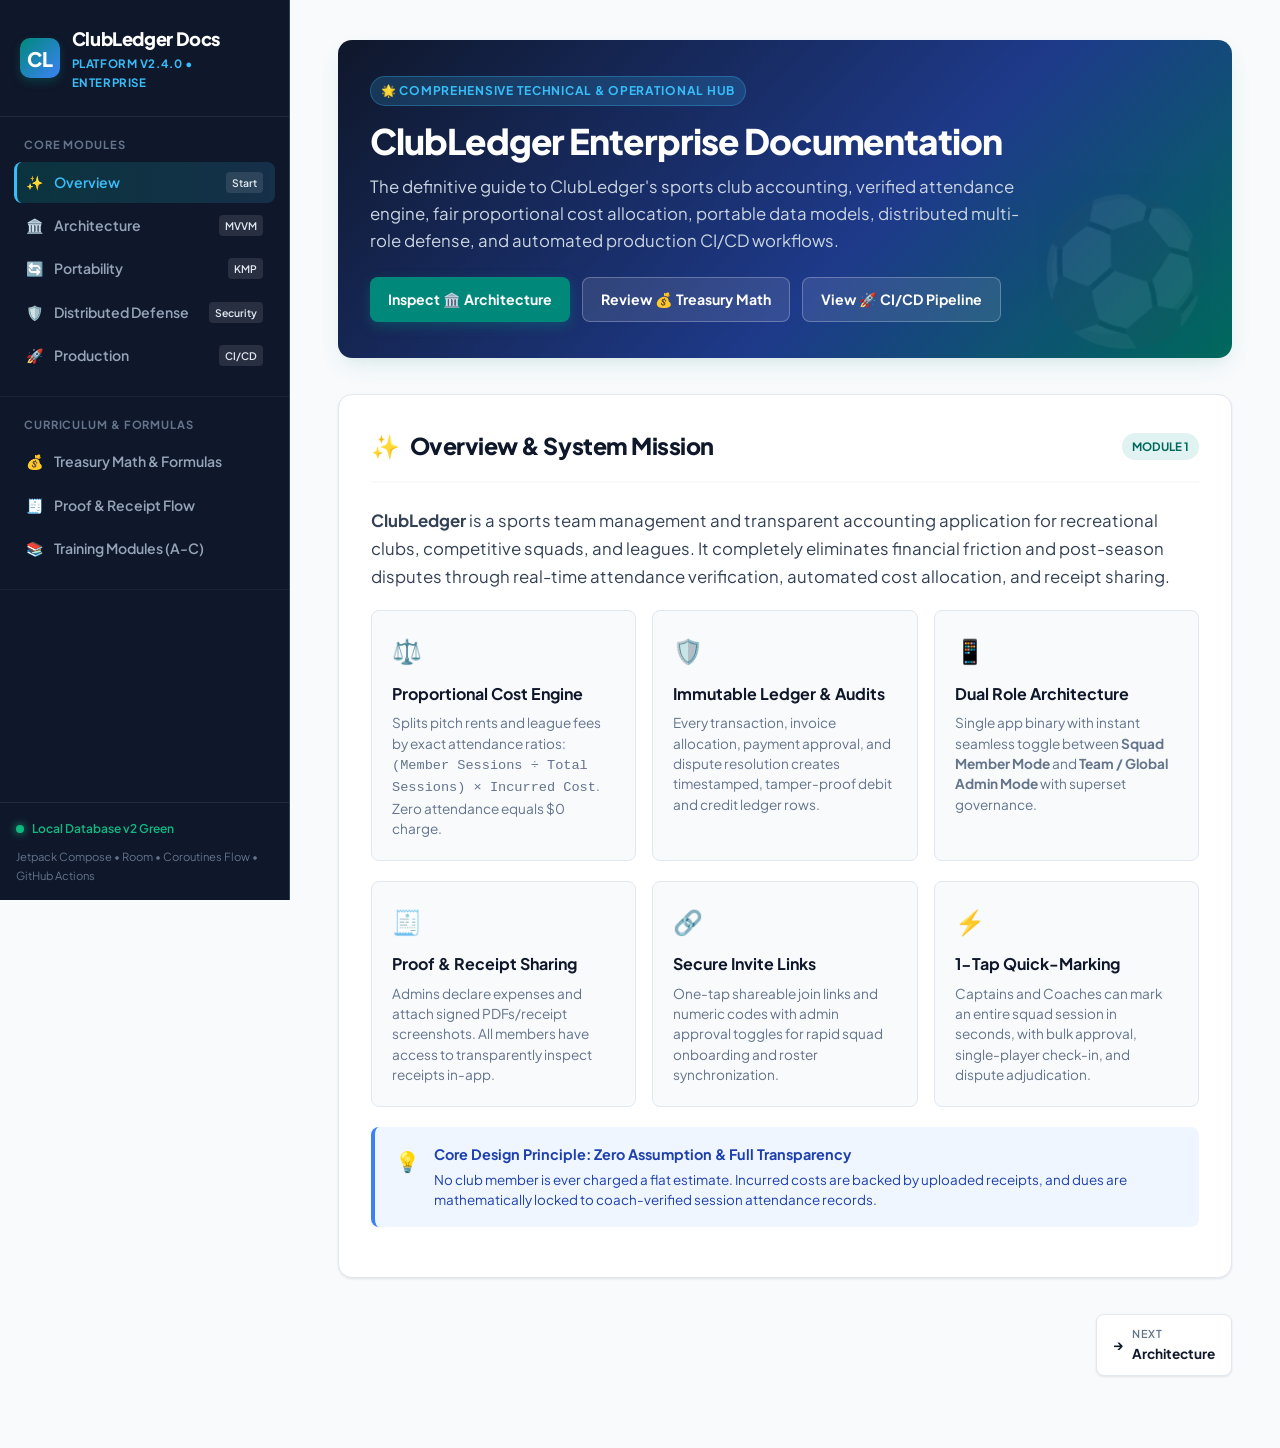
<file: docs/index.html>
<!DOCTYPE html>
<html lang="en">
<head>
  <meta charset="UTF-8" />
  <meta name="viewport" content="width=device-width, initial-scale=1.0" />
  <title>ClubLedger Documentation & Architecture Hub</title>
  <meta name="description" content="ClubLedger documentation hub — architecture, portability, distributed defense, treasury math, receipts, training, and production CI/CD." />
  <link rel="preconnect" href="https://fonts.googleapis.com">
  <link rel="preconnect" href="https://fonts.gstatic.com" crossorigin>
  <link href="https://fonts.googleapis.com/css2?family=Plus+Jakarta+Sans:wght@400;500;600;700;800&family=JetBrains+Mono:wght@400;600;700&display=swap" rel="stylesheet">
  <link rel="stylesheet" href="styles.css">
</head>
<body>

  <button class="mobile-nav-toggle" onclick="toggleNav()" title="Toggle Navigation">☰</button>

  <aside id="sidebar">
    <div class="brand-section">
      <div class="brand-icon">CL</div>
      <div>
        <div class="brand-title">ClubLedger Docs</div>
        <div class="brand-sub"><a href="index.html" style="color:inherit;text-decoration:none;">Platform v2.4.0 • Enterprise</a></div>
      </div>
    </div>

    <div class="nav-group">
      <div class="nav-label">Core Modules</div>
      <a href="index.html" class="nav-link active">
        <span>✨</span> Overview
        <span class="badge">Start</span>
      </a>
      <a href="architecture.html" class="nav-link">
        <span>🏛️</span> Architecture
        <span class="badge">MVVM</span>
      </a>
      <a href="portability.html" class="nav-link">
        <span>🔄</span> Portability
        <span class="badge">KMP</span>
      </a>
      <a href="defense.html" class="nav-link">
        <span>🛡️</span> Distributed Defense
        <span class="badge">Security</span>
      </a>
      <a href="production.html" class="nav-link">
        <span>🚀</span> Production
        <span class="badge">CI/CD</span>
      </a>
    </div>

    <div class="nav-group">
      <div class="nav-label">Curriculum & Formulas</div>
      <a href="financial.html" class="nav-link">
        <span>💰</span> Treasury Math & Formulas
      </a>
      <a href="receipts.html" class="nav-link">
        <span>🧾</span> Proof & Receipt Flow
      </a>
      <a href="training.html" class="nav-link">
        <span>📚</span> Training Modules (A-C)
      </a>
    </div>

    <div class="sidebar-footer">
      <div class="app-status">
        <span class="status-dot"></span>
        <span>Local Database v2 Green</span>
      </div>
      <div style="color: #64748B; font-size: 0.7rem;">
        Jetpack Compose • Room • Coroutines Flow • GitHub Actions
      </div>
    </div>
  </aside>

  <main>

    <div class="hero-banner">
      <div class="hero-tag">🌟 Comprehensive Technical & Operational Hub</div>
      <h1>ClubLedger Enterprise Documentation</h1>
      <p>
        The definitive guide to ClubLedger's sports club accounting, verified attendance engine, fair proportional cost allocation, portable data models, distributed multi-role defense, and automated production CI/CD workflows.
      </p>
      <div class="hero-actions">
        <a href="architecture.html" class="btn btn-primary">Inspect 🏛️ Architecture</a>
        <a href="financial.html" class="btn btn-outline-white">Review 💰 Treasury Math</a>
        <a href="production.html" class="btn btn-outline-white">View 🚀 CI/CD Pipeline</a>
      </div>
    </div>
    <section id="overview" class="doc-section">
      <div class="section-header">
        <div class="section-title">
          <span>✨</span> Overview & System Mission
        </div>
        <span class="section-badge badge-teal">Module 1</span>
      </div>

      <p style="font-size: 1.05rem; color: #334155; margin-bottom: 20px;">
        <strong>ClubLedger</strong> is a sports team management and transparent accounting application for recreational clubs, competitive squads, and leagues. It completely eliminates financial friction and post-season disputes through real-time attendance verification, automated cost allocation, and receipt sharing.
      </p>

      <div class="grid-3">
        <div class="feature-card">
          <div class="feature-icon">⚖️</div>
          <h4>Proportional Cost Engine</h4>
          <p>Splits pitch rents and league fees by exact attendance ratios: <code>(Member Sessions ÷ Total Sessions) × Incurred Cost</code>. Zero attendance equals $0 charge.</p>
        </div>
        <div class="feature-card">
          <div class="feature-icon">🛡️</div>
          <h4>Immutable Ledger & Audits</h4>
          <p>Every transaction, invoice allocation, payment approval, and dispute resolution creates timestamped, tamper-proof debit and credit ledger rows.</p>
        </div>
        <div class="feature-card">
          <div class="feature-icon">📱</div>
          <h4>Dual Role Architecture</h4>
          <p>Single app binary with instant seamless toggle between <strong>Squad Member Mode</strong> and <strong>Team / Global Admin Mode</strong> with superset governance.</p>
        </div>
      </div>

      <div class="grid-3">
        <div class="feature-card">
          <div class="feature-icon">🧾</div>
          <h4>Proof & Receipt Sharing</h4>
          <p>Admins declare expenses and attach signed PDFs/receipt screenshots. All members have access to transparently inspect receipts in-app.</p>
        </div>
        <div class="feature-card">
          <div class="feature-icon">🔗</div>
          <h4>Secure Invite Links</h4>
          <p>One-tap shareable join links and numeric codes with admin approval toggles for rapid squad onboarding and roster synchronization.</p>
        </div>
        <div class="feature-card">
          <div class="feature-icon">⚡</div>
          <h4>1-Tap Quick-Marking</h4>
          <p>Captains and Coaches can mark an entire squad session in seconds, with bulk approval, single-player check-in, and dispute adjudication.</p>
        </div>
      </div>

      <div class="callout callout-info">
        <div class="callout-icon">💡</div>
        <div class="callout-text">
          <h5>Core Design Principle: Zero Assumption & Full Transparency</h5>
          <p>No club member is ever charged a flat estimate. Incurred costs are backed by uploaded receipts, and dues are mathematically locked to coach-verified session attendance records.</p>
        </div>
      </div>
    </section>

    <div class="pager">
        <span></span>
        <a href="architecture.html"><span>→</span><span><span class="pager-label">Next</span>Architecture</span></a>
    </div>

  </main>

  <script>
    function toggleNav() {
      const sidebar = document.getElementById('sidebar');
      sidebar.classList.toggle('open');
    }
  </script>
</body>
</html>
</file>
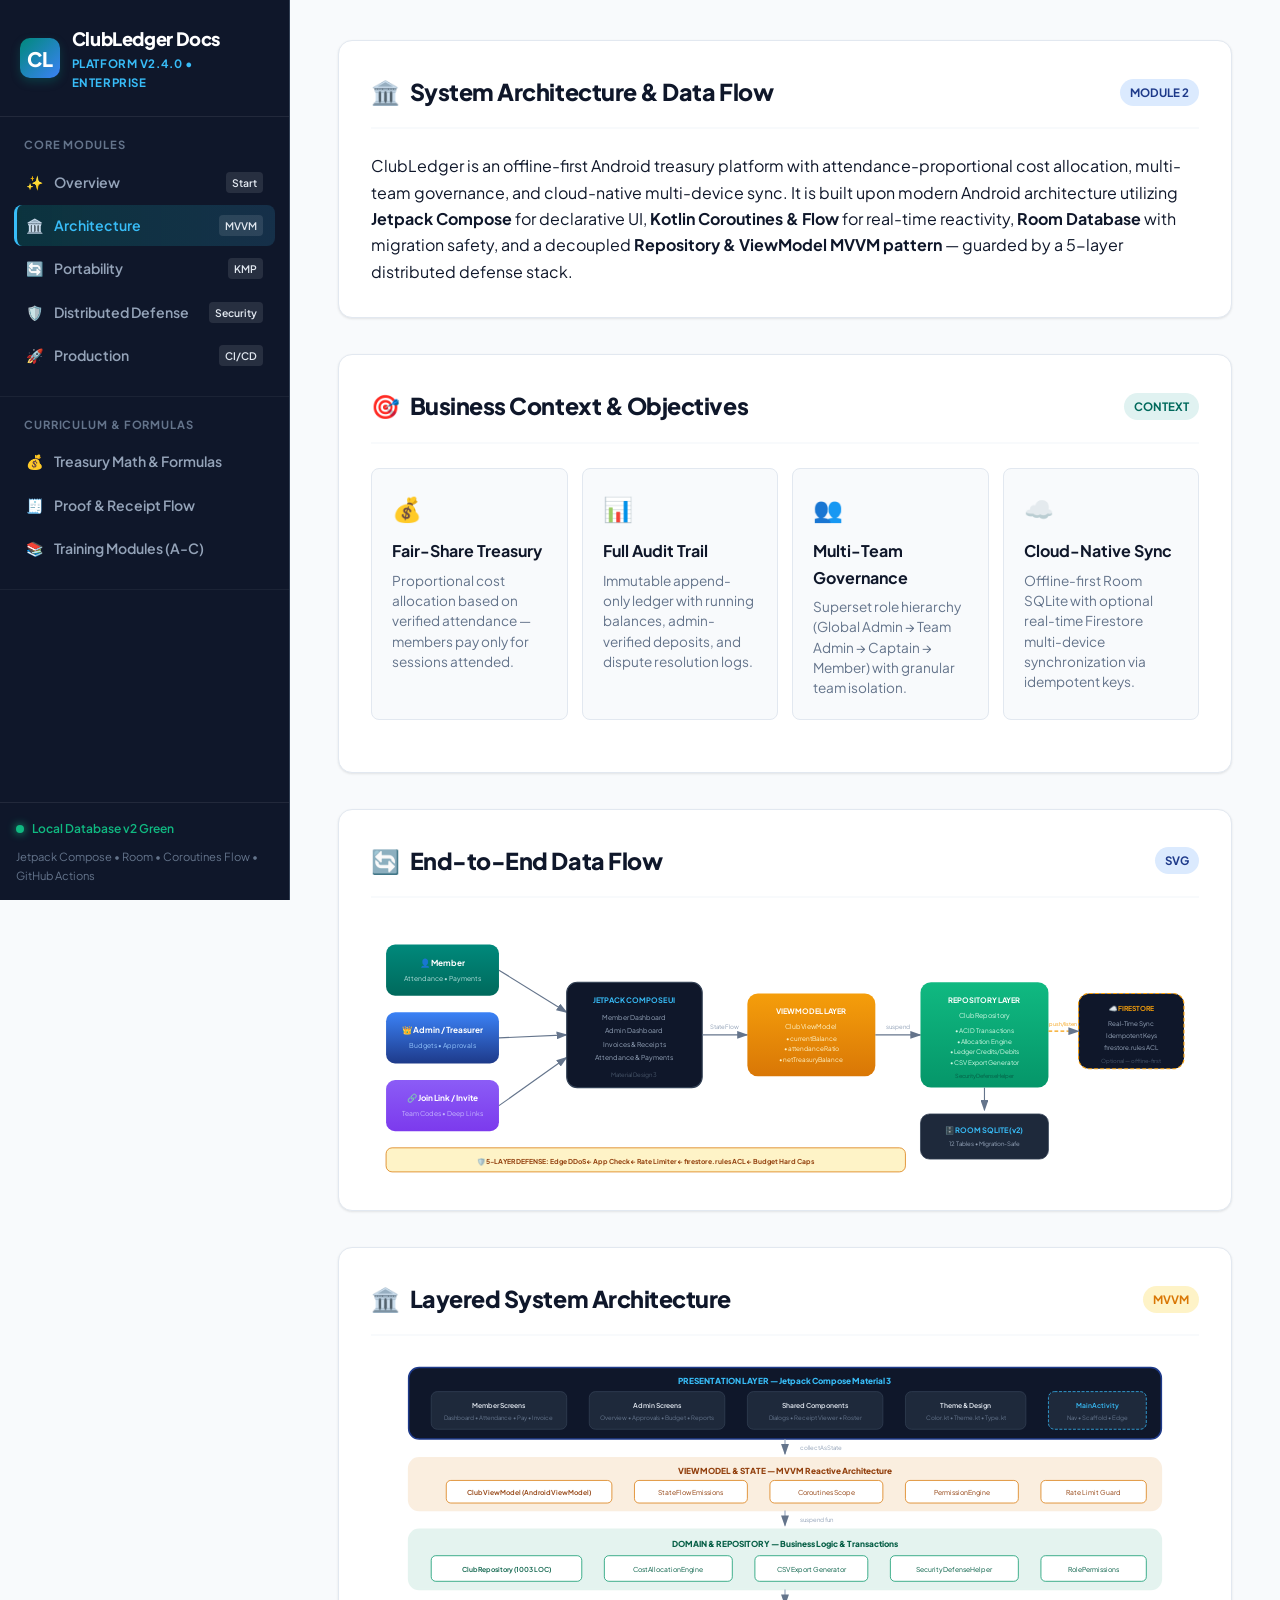
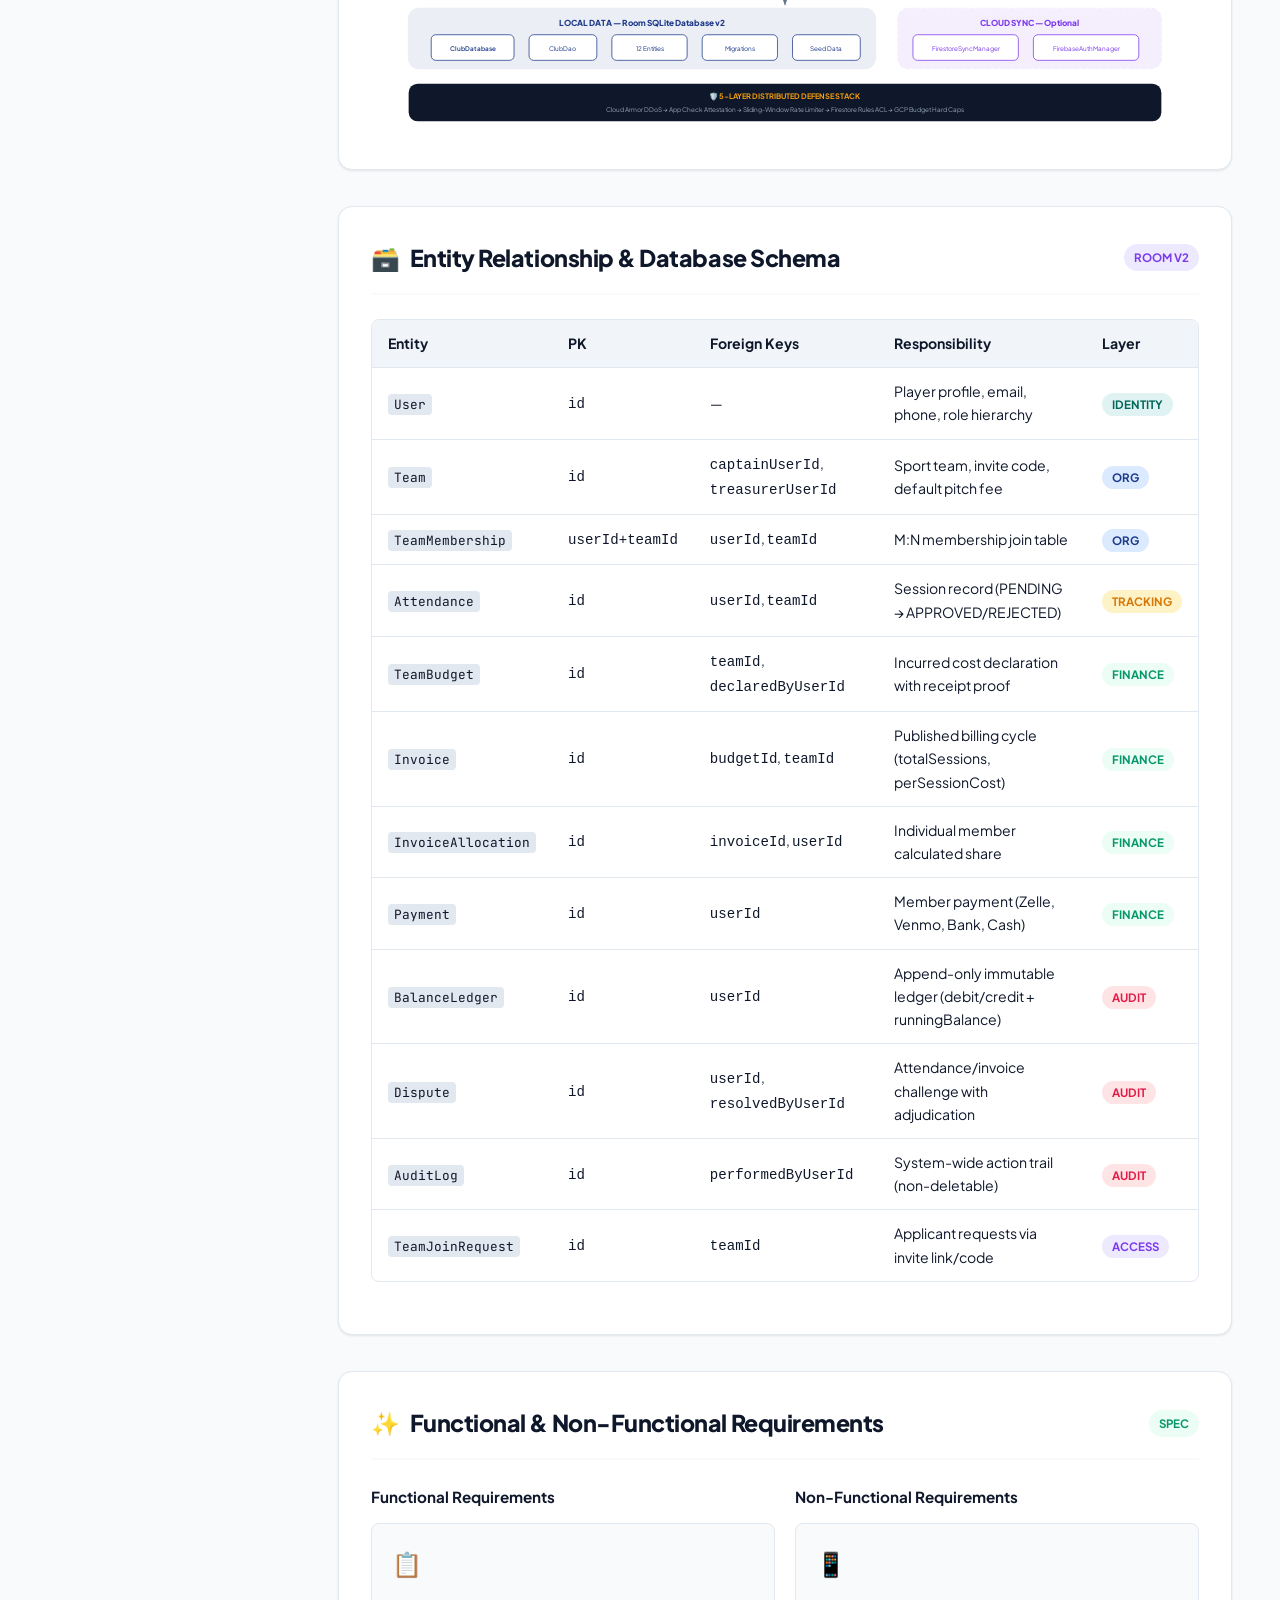
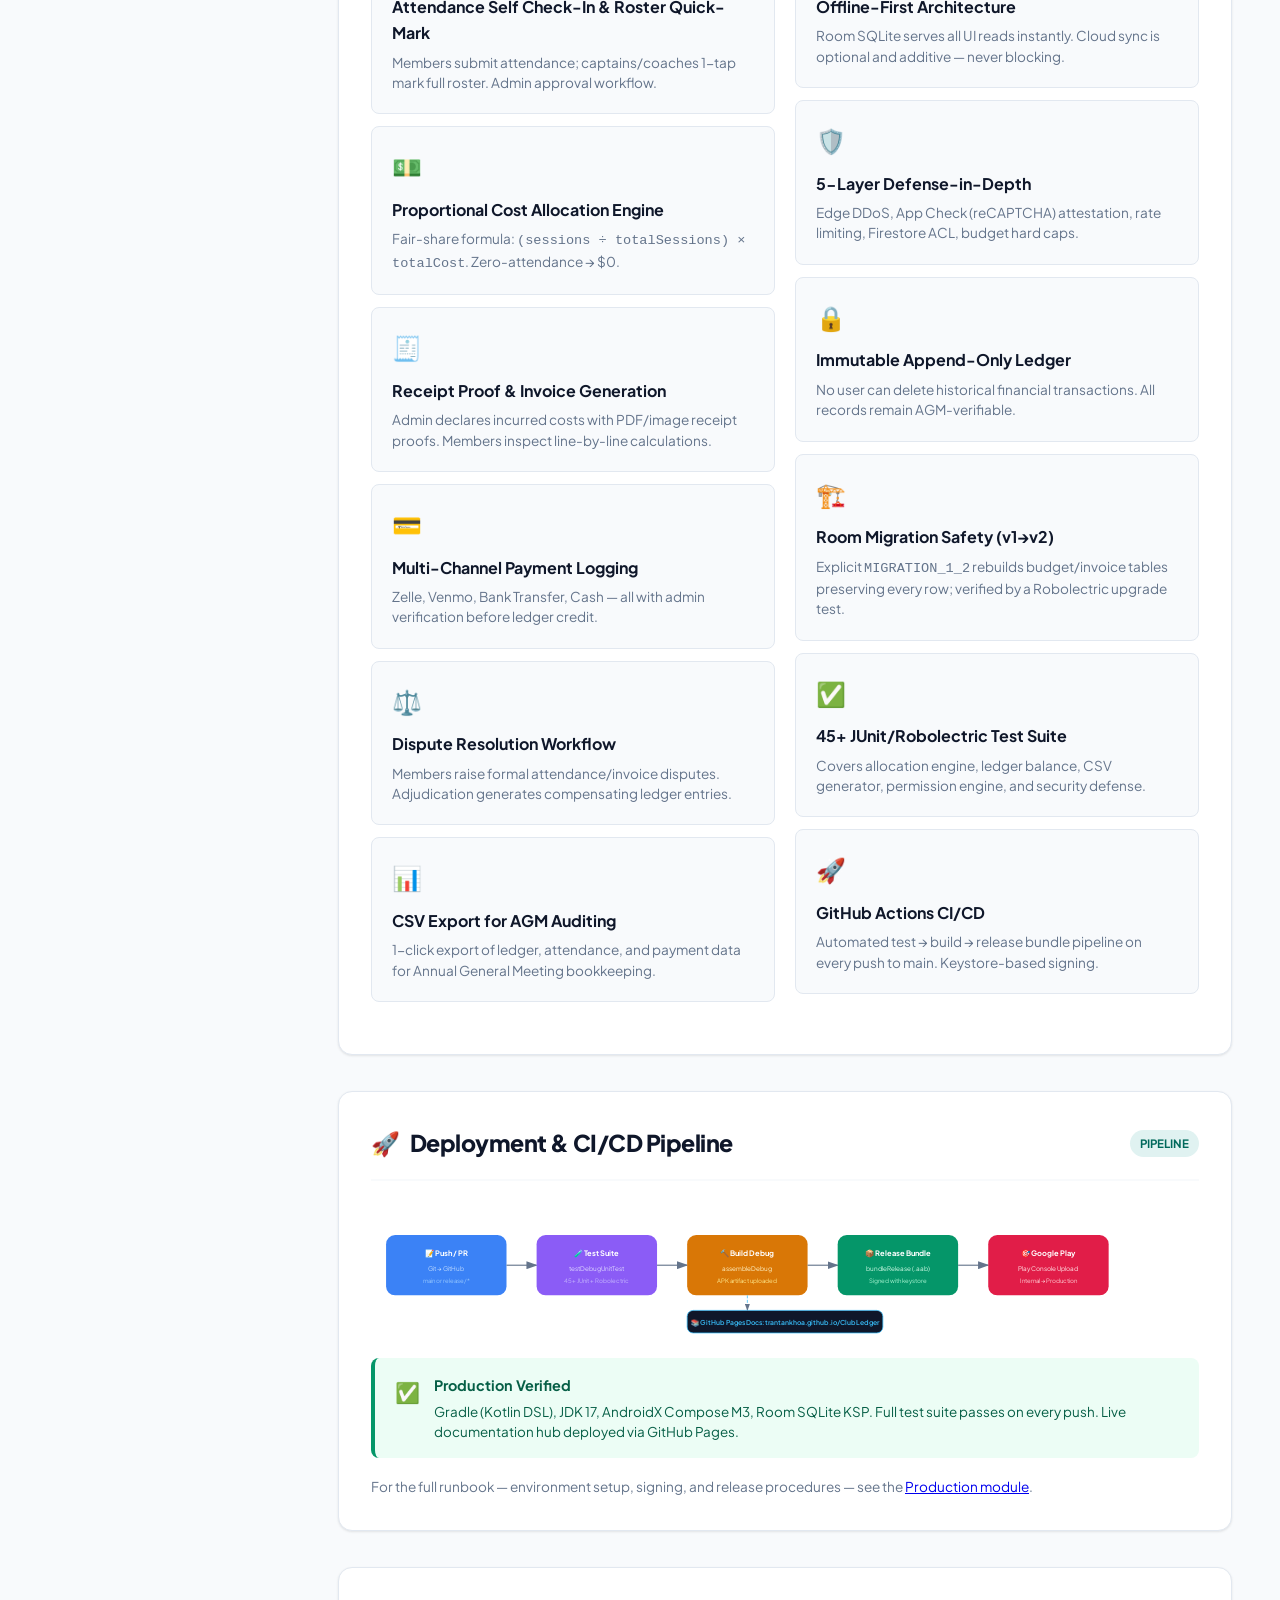
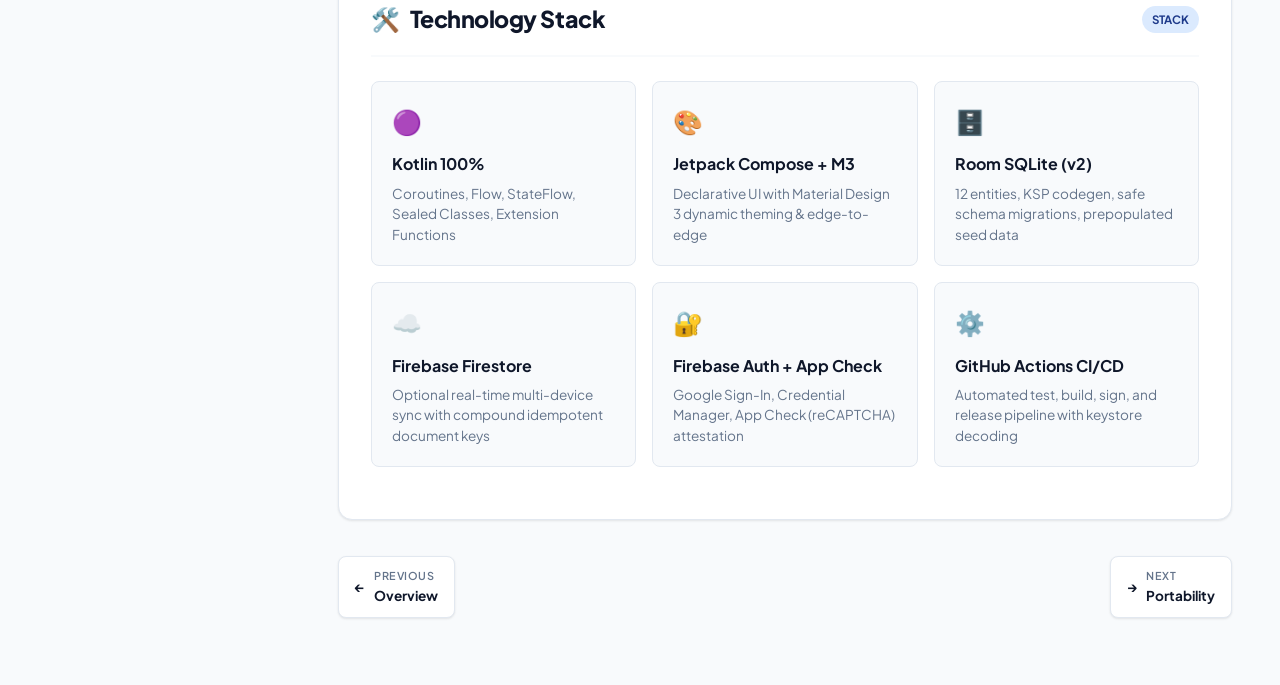
<file: docs/architecture.html>
<!DOCTYPE html>
<html lang="en">
<head>
  <meta charset="UTF-8" />
  <meta name="viewport" content="width=device-width, initial-scale=1.0" />
  <title>System Architecture & Data Flow - ClubLedger Docs</title>
  <meta name="description" content="ClubLedger system architecture — end-to-end data flow, layered MVVM architecture, 12-entity Room schema, CI/CD pipeline, and technology stack." />
  <link rel="preconnect" href="https://fonts.googleapis.com">
  <link rel="preconnect" href="https://fonts.gstatic.com" crossorigin>
  <link href="https://fonts.googleapis.com/css2?family=Plus+Jakarta+Sans:wght@400;500;600;700;800&family=JetBrains+Mono:wght@400;600;700&display=swap" rel="stylesheet">
  <link rel="stylesheet" href="styles.css">
  <style>
    svg { width: 100%; height: auto; display: block; }
    svg text { font-family: 'Plus Jakarta Sans', -apple-system, sans-serif; }
    .column-stack { display: flex; flex-direction: column; gap: 12px; }
    .column-stack > h4 { font-size: 0.95rem; font-weight: 700; color: var(--navy-dark); margin-bottom: 2px; }
  </style>
</head>
<body>

  <button class="mobile-nav-toggle" onclick="toggleNav()" title="Toggle Navigation">☰</button>

  <aside id="sidebar">
    <div class="brand-section">
      <div class="brand-icon">CL</div>
      <div>
        <div class="brand-title">ClubLedger Docs</div>
        <div class="brand-sub"><a href="index.html" style="color:inherit;text-decoration:none;">Platform v2.4.0 • Enterprise</a></div>
      </div>
    </div>

    <div class="nav-group">
      <div class="nav-label">Core Modules</div>
      <a href="index.html" class="nav-link">
        <span>✨</span> Overview
        <span class="badge">Start</span>
      </a>
      <a href="architecture.html" class="nav-link active">
        <span>🏛️</span> Architecture
        <span class="badge">MVVM</span>
      </a>
      <a href="portability.html" class="nav-link">
        <span>🔄</span> Portability
        <span class="badge">KMP</span>
      </a>
      <a href="defense.html" class="nav-link">
        <span>🛡️</span> Distributed Defense
        <span class="badge">Security</span>
      </a>
      <a href="production.html" class="nav-link">
        <span>🚀</span> Production
        <span class="badge">CI/CD</span>
      </a>
    </div>

    <div class="nav-group">
      <div class="nav-label">Curriculum & Formulas</div>
      <a href="financial.html" class="nav-link">
        <span>💰</span> Treasury Math & Formulas
      </a>
      <a href="receipts.html" class="nav-link">
        <span>🧾</span> Proof & Receipt Flow
      </a>
      <a href="training.html" class="nav-link">
        <span>📚</span> Training Modules (A-C)
      </a>
    </div>

    <div class="sidebar-footer">
      <div class="app-status">
        <span class="status-dot"></span>
        <span>Local Database v2 Green</span>
      </div>
      <div style="color: #64748B; font-size: 0.7rem;">
        Jetpack Compose • Room • Coroutines Flow • GitHub Actions
      </div>
    </div>
  </aside>

  <main>

    <section id="architecture" class="doc-section">
      <div class="section-header">
        <div class="section-title">
          <span>🏛️</span> System Architecture & Data Flow
        </div>
        <span class="section-badge badge-navy">Module 2</span>
      </div>

      <p>
        ClubLedger is an offline-first Android treasury platform with attendance-proportional cost allocation, multi-team governance, and cloud-native multi-device sync. It is built upon modern Android architecture utilizing <strong>Jetpack Compose</strong> for declarative UI, <strong>Kotlin Coroutines & Flow</strong> for real-time reactivity, <strong>Room Database</strong> with migration safety, and a decoupled <strong>Repository & ViewModel MVVM pattern</strong> — guarded by a 5-layer distributed defense stack.
      </p>
    </section>

    <section id="business-context" class="doc-section">
      <div class="section-header">
        <div class="section-title"><span>🎯</span> Business Context & Objectives</div>
        <span class="section-badge badge-teal">Context</span>
      </div>
      <div class="grid-4">
        <div class="feature-card">
          <div class="feature-icon">💰</div>
          <h4>Fair-Share Treasury</h4>
          <p>Proportional cost allocation based on verified attendance — members pay only for sessions attended.</p>
        </div>
        <div class="feature-card">
          <div class="feature-icon">📊</div>
          <h4>Full Audit Trail</h4>
          <p>Immutable append-only ledger with running balances, admin-verified deposits, and dispute resolution logs.</p>
        </div>
        <div class="feature-card">
          <div class="feature-icon">👥</div>
          <h4>Multi-Team Governance</h4>
          <p>Superset role hierarchy (Global Admin → Team Admin → Captain → Member) with granular team isolation.</p>
        </div>
        <div class="feature-card">
          <div class="feature-icon">☁️</div>
          <h4>Cloud-Native Sync</h4>
          <p>Offline-first Room SQLite with optional real-time Firestore multi-device synchronization via idempotent keys.</p>
        </div>
      </div>
    </section>

    <section id="data-flow" class="doc-section">
      <div class="section-header">
        <div class="section-title"><span>🔄</span> End-to-End Data Flow</div>
        <span class="section-badge badge-navy">SVG</span>
      </div>
      <svg viewBox="0 0 1100 340" xmlns="http://www.w3.org/2000/svg">
        <defs>
          <marker id="arrow" markerWidth="10" markerHeight="7" refX="9" refY="3.5" orient="auto"><polygon points="0 0, 10 3.5, 0 7" fill="#64748B"/></marker>
          <linearGradient id="gTeal" x1="0" y1="0" x2="0" y2="1"><stop offset="0%" stop-color="#00897B"/><stop offset="100%" stop-color="#00695C"/></linearGradient>
          <linearGradient id="gNavy" x1="0" y1="0" x2="0" y2="1"><stop offset="0%" stop-color="#3B82F6"/><stop offset="100%" stop-color="#1E3A8A"/></linearGradient>
          <linearGradient id="gAmber" x1="0" y1="0" x2="0" y2="1"><stop offset="0%" stop-color="#F59E0B"/><stop offset="100%" stop-color="#D97706"/></linearGradient>
          <linearGradient id="gEmerald" x1="0" y1="0" x2="0" y2="1"><stop offset="0%" stop-color="#10B981"/><stop offset="100%" stop-color="#059669"/></linearGradient>
          <linearGradient id="gPurple" x1="0" y1="0" x2="0" y2="1"><stop offset="0%" stop-color="#8B5CF6"/><stop offset="100%" stop-color="#7C3AED"/></linearGradient>
        </defs>

        <!-- Sources -->
        <rect x="20" y="30" width="150" height="68" rx="12" fill="url(#gTeal)"/>
        <text x="95" y="58" text-anchor="middle" fill="white" font-size="11" font-weight="700">👤 Member</text>
        <text x="95" y="78" text-anchor="middle" fill="#B2DFDB" font-size="9">Attendance • Payments</text>

        <rect x="20" y="120" width="150" height="68" rx="12" fill="url(#gNavy)"/>
        <text x="95" y="148" text-anchor="middle" fill="white" font-size="11" font-weight="700">👑 Admin / Treasurer</text>
        <text x="95" y="168" text-anchor="middle" fill="#93C5FD" font-size="9">Budgets • Approvals</text>

        <rect x="20" y="210" width="150" height="68" rx="12" fill="url(#gPurple)"/>
        <text x="95" y="238" text-anchor="middle" fill="white" font-size="11" font-weight="700">🔗 Join Link / Invite</text>
        <text x="95" y="258" text-anchor="middle" fill="#C4B5FD" font-size="9">Team Codes • Deep Links</text>

        <!-- Arrows to UI -->
        <path d="M170,64 L260,120" stroke="#64748B" stroke-width="1.5" fill="none" marker-end="url(#arrow)"/>
        <path d="M170,154 L260,150" stroke="#64748B" stroke-width="1.5" fill="none" marker-end="url(#arrow)"/>
        <path d="M170,244 L260,180" stroke="#64748B" stroke-width="1.5" fill="none" marker-end="url(#arrow)"/>

        <!-- Presentation Layer -->
        <rect x="260" y="80" width="180" height="140" rx="14" fill="#0F172A" stroke="#334155" stroke-width="1.5"/>
        <text x="350" y="108" text-anchor="middle" fill="#38BDF8" font-size="10" font-weight="700">JETPACK COMPOSE UI</text>
        <text x="350" y="130" text-anchor="middle" fill="#94A3B8" font-size="9">Member Dashboard</text>
        <text x="350" y="148" text-anchor="middle" fill="#94A3B8" font-size="9">Admin Dashboard</text>
        <text x="350" y="166" text-anchor="middle" fill="#94A3B8" font-size="9">Invoices &amp; Receipts</text>
        <text x="350" y="184" text-anchor="middle" fill="#94A3B8" font-size="9">Attendance &amp; Payments</text>
        <text x="350" y="206" text-anchor="middle" fill="#475569" font-size="8">Material Design 3</text>

        <!-- Arrow to ViewModel -->
        <path d="M440,150 L500,150" stroke="#64748B" stroke-width="1.5" fill="none" marker-end="url(#arrow)"/>
        <text x="470" y="142" text-anchor="middle" fill="#94A3B8" font-size="8">StateFlow</text>

        <!-- ViewModel -->
        <rect x="500" y="95" width="170" height="110" rx="14" fill="url(#gAmber)"/>
        <text x="585" y="122" text-anchor="middle" fill="white" font-size="10" font-weight="700">VIEWMODEL LAYER</text>
        <text x="585" y="142" text-anchor="middle" fill="#FEF3C7" font-size="9">ClubViewModel</text>
        <text x="585" y="158" text-anchor="middle" fill="#FEF3C7" font-size="8.5">• currentBalance</text>
        <text x="585" y="172" text-anchor="middle" fill="#FEF3C7" font-size="8.5">• attendanceRatio</text>
        <text x="585" y="186" text-anchor="middle" fill="#FEF3C7" font-size="8.5">• netTreasuryBalance</text>

        <!-- Arrow to Repository -->
        <path d="M670,150 L730,150" stroke="#64748B" stroke-width="1.5" fill="none" marker-end="url(#arrow)"/>
        <text x="700" y="142" text-anchor="middle" fill="#94A3B8" font-size="8">suspend</text>

        <!-- Repository -->
        <rect x="730" y="80" width="170" height="140" rx="14" fill="url(#gEmerald)"/>
        <text x="815" y="108" text-anchor="middle" fill="white" font-size="10" font-weight="700">REPOSITORY LAYER</text>
        <text x="815" y="128" text-anchor="middle" fill="#D1FAE5" font-size="9">ClubRepository</text>
        <text x="815" y="148" text-anchor="middle" fill="#D1FAE5" font-size="8.5">• ACID Transactions</text>
        <text x="815" y="162" text-anchor="middle" fill="#D1FAE5" font-size="8.5">• Allocation Engine</text>
        <text x="815" y="176" text-anchor="middle" fill="#D1FAE5" font-size="8.5">• Ledger Credits/Debits</text>
        <text x="815" y="190" text-anchor="middle" fill="#D1FAE5" font-size="8.5">• CSV Export Generator</text>
        <text x="815" y="207" text-anchor="middle" fill="#065F46" font-size="7.5">SecurityDefenseHelper</text>

        <!-- Arrow to Persistence -->
        <path d="M815,220 L815,250" stroke="#64748B" stroke-width="1.5" fill="none" marker-end="url(#arrow)"/>

        <!-- Local DB -->
        <rect x="730" y="255" width="170" height="60" rx="12" fill="#1E293B" stroke="#334155" stroke-width="1"/>
        <text x="815" y="280" text-anchor="middle" fill="#38BDF8" font-size="10" font-weight="700">🗄️ ROOM SQLITE (v2)</text>
        <text x="815" y="298" text-anchor="middle" fill="#94A3B8" font-size="8">12 Tables • Migration-Safe</text>

        <!-- Cloud sync arm -->
        <rect x="940" y="95" width="140" height="100" rx="14" fill="#0F172A" stroke="#F59E0B" stroke-width="1.5" stroke-dasharray="5,3"/>
        <text x="1010" y="118" text-anchor="middle" fill="#F59E0B" font-size="9" font-weight="700">☁️ FIRESTORE</text>
        <text x="1010" y="138" text-anchor="middle" fill="#94A3B8" font-size="8.5">Real-Time Sync</text>
        <text x="1010" y="154" text-anchor="middle" fill="#94A3B8" font-size="8.5">Idempotent Keys</text>
        <text x="1010" y="170" text-anchor="middle" fill="#94A3B8" font-size="8.5">firestore.rules ACL</text>
        <text x="1010" y="187" text-anchor="middle" fill="#475569" font-size="7.5">Optional — offline-first</text>

        <path d="M900,145 L940,145" stroke="#F59E0B" stroke-width="1.5" stroke-dasharray="5,3" fill="none" marker-end="url(#arrow)"/>
        <text x="920" y="138" text-anchor="middle" fill="#F59E0B" font-size="7">push/listen</text>

        <!-- Security shield -->
        <rect x="20" y="300" width="690" height="32" rx="8" fill="#FEF3C7" stroke="#D97706" stroke-width="1"/>
        <text x="365" y="321" text-anchor="middle" fill="#92400E" font-size="9" font-weight="700">🛡️ 5-LAYER DEFENSE: Edge DDoS ← App Check ← Rate Limiter ← firestore.rules ACL ← Budget Hard Caps</text>
      </svg>
    </section>

    <section id="layered-architecture" class="doc-section">
      <div class="section-header">
        <div class="section-title"><span>🏛️</span> Layered System Architecture</div>
        <span class="section-badge badge-amber">MVVM</span>
      </div>
      <svg viewBox="0 0 1100 500" xmlns="http://www.w3.org/2000/svg">
        <!-- Layer 1: Presentation -->
        <rect x="50" y="10" width="1000" height="95" rx="14" fill="#0F172A" stroke="#1E3A8A" stroke-width="2"/>
        <text x="550" y="32" text-anchor="middle" fill="#38BDF8" font-size="11" font-weight="800">PRESENTATION LAYER — Jetpack Compose Material 3</text>
        <rect x="80" y="42" width="180" height="50" rx="8" fill="#1E293B" stroke="#334155"/>
        <text x="170" y="64" text-anchor="middle" fill="#E2E8F0" font-size="9" font-weight="600">Member Screens</text>
        <text x="170" y="80" text-anchor="middle" fill="#64748B" font-size="8">Dashboard • Attendance • Pay • Invoice</text>

        <rect x="290" y="42" width="180" height="50" rx="8" fill="#1E293B" stroke="#334155"/>
        <text x="380" y="64" text-anchor="middle" fill="#E2E8F0" font-size="9" font-weight="600">Admin Screens</text>
        <text x="380" y="80" text-anchor="middle" fill="#64748B" font-size="8">Overview • Approvals • Budget • Reports</text>

        <rect x="500" y="42" width="180" height="50" rx="8" fill="#1E293B" stroke="#334155"/>
        <text x="590" y="64" text-anchor="middle" fill="#E2E8F0" font-size="9" font-weight="600">Shared Components</text>
        <text x="590" y="80" text-anchor="middle" fill="#64748B" font-size="8">Dialogs • Receipt Viewer • Roster</text>

        <rect x="710" y="42" width="160" height="50" rx="8" fill="#1E293B" stroke="#334155"/>
        <text x="790" y="64" text-anchor="middle" fill="#E2E8F0" font-size="9" font-weight="600">Theme &amp; Design</text>
        <text x="790" y="80" text-anchor="middle" fill="#64748B" font-size="8">Color.kt • Theme.kt • Type.kt</text>

        <rect x="900" y="42" width="130" height="50" rx="8" fill="#1E293B" stroke="#38BDF8" stroke-dasharray="4,2"/>
        <text x="965" y="64" text-anchor="middle" fill="#38BDF8" font-size="9" font-weight="600">MainActivity</text>
        <text x="965" y="80" text-anchor="middle" fill="#64748B" font-size="8">Nav • Scaffold • Edge</text>

        <!-- Arrow -->
        <path d="M550,105 L550,125" stroke="#94A3B8" stroke-width="1.5" marker-end="url(#arrow)"/>
        <text x="570" y="120" fill="#94A3B8" font-size="8">collectAsState</text>

        <!-- Layer 2: ViewModel -->
        <rect x="50" y="130" width="1000" height="70" rx="14" fill="#D97706" opacity="0.12" stroke="#D97706" stroke-width="2"/>
        <text x="550" y="152" text-anchor="middle" fill="#92400E" font-size="11" font-weight="800">VIEWMODEL &amp; STATE — MVVM Reactive Architecture</text>
        <rect x="100" y="160" width="220" height="30" rx="6" fill="white" stroke="#D97706"/>
        <text x="210" y="180" text-anchor="middle" fill="#92400E" font-size="9" font-weight="600">ClubViewModel (AndroidViewModel)</text>
        <rect x="350" y="160" width="150" height="30" rx="6" fill="white" stroke="#D97706"/>
        <text x="425" y="180" text-anchor="middle" fill="#92400E" font-size="9">StateFlow Emissions</text>
        <rect x="530" y="160" width="150" height="30" rx="6" fill="white" stroke="#D97706"/>
        <text x="605" y="180" text-anchor="middle" fill="#92400E" font-size="9">Coroutines Scope</text>
        <rect x="710" y="160" width="150" height="30" rx="6" fill="white" stroke="#D97706"/>
        <text x="785" y="180" text-anchor="middle" fill="#92400E" font-size="9">PermissionEngine</text>
        <rect x="890" y="160" width="140" height="30" rx="6" fill="white" stroke="#D97706"/>
        <text x="960" y="180" text-anchor="middle" fill="#92400E" font-size="9">Rate Limit Guard</text>

        <!-- Arrow -->
        <path d="M550,200 L550,220" stroke="#94A3B8" stroke-width="1.5" marker-end="url(#arrow)"/>
        <text x="570" y="215" fill="#94A3B8" font-size="8">suspend fun</text>

        <!-- Layer 3: Domain/Repository -->
        <rect x="50" y="225" width="1000" height="80" rx="14" fill="#059669" opacity="0.1" stroke="#059669" stroke-width="2"/>
        <text x="550" y="248" text-anchor="middle" fill="#065F46" font-size="11" font-weight="800">DOMAIN &amp; REPOSITORY — Business Logic &amp; Transactions</text>
        <rect x="80" y="260" width="200" height="34" rx="6" fill="white" stroke="#059669"/>
        <text x="180" y="282" text-anchor="middle" fill="#065F46" font-size="9" font-weight="600">ClubRepository (1003 LOC)</text>
        <rect x="310" y="260" width="170" height="34" rx="6" fill="white" stroke="#059669"/>
        <text x="395" y="282" text-anchor="middle" fill="#065F46" font-size="9">CostAllocationEngine</text>
        <rect x="510" y="260" width="150" height="34" rx="6" fill="white" stroke="#059669"/>
        <text x="585" y="282" text-anchor="middle" fill="#065F46" font-size="9">CSV Export Generator</text>
        <rect x="690" y="260" width="170" height="34" rx="6" fill="white" stroke="#059669"/>
        <text x="775" y="282" text-anchor="middle" fill="#065F46" font-size="9">SecurityDefenseHelper</text>
        <rect x="890" y="260" width="140" height="34" rx="6" fill="white" stroke="#059669"/>
        <text x="960" y="282" text-anchor="middle" fill="#065F46" font-size="9">RolePermissions</text>

        <!-- Arrow -->
        <path d="M550,305 L550,325" stroke="#94A3B8" stroke-width="1.5" marker-end="url(#arrow)"/>

        <!-- Layer 4: Data/Persistence -->
        <rect x="50" y="330" width="620" height="80" rx="14" fill="#1E3A8A" opacity="0.08" stroke="#1E3A8A" stroke-width="2"/>
        <text x="360" y="353" text-anchor="middle" fill="#1E3A8A" font-size="11" font-weight="800">LOCAL DATA — Room SQLite Database v2</text>
        <rect x="80" y="365" width="110" height="34" rx="6" fill="white" stroke="#1E3A8A"/>
        <text x="135" y="387" text-anchor="middle" fill="#1E3A8A" font-size="8.5" font-weight="600">ClubDatabase</text>
        <rect x="210" y="365" width="90" height="34" rx="6" fill="white" stroke="#1E3A8A"/>
        <text x="255" y="387" text-anchor="middle" fill="#1E3A8A" font-size="8.5">ClubDao</text>
        <rect x="320" y="365" width="100" height="34" rx="6" fill="white" stroke="#1E3A8A"/>
        <text x="370" y="387" text-anchor="middle" fill="#1E3A8A" font-size="8.5">12 Entities</text>
        <rect x="440" y="365" width="100" height="34" rx="6" fill="white" stroke="#1E3A8A"/>
        <text x="490" y="387" text-anchor="middle" fill="#1E3A8A" font-size="8.5">Migrations</text>
        <rect x="560" y="365" width="90" height="34" rx="6" fill="white" stroke="#1E3A8A"/>
        <text x="605" y="387" text-anchor="middle" fill="#1E3A8A" font-size="8.5">Seed Data</text>

        <!-- Layer 5: Cloud Sync -->
        <rect x="700" y="330" width="350" height="80" rx="14" fill="#7C3AED" opacity="0.08" stroke="#7C3AED" stroke-width="2" stroke-dasharray="6,3"/>
        <text x="875" y="353" text-anchor="middle" fill="#7C3AED" font-size="11" font-weight="800">CLOUD SYNC — Optional</text>
        <rect x="720" y="365" width="140" height="34" rx="6" fill="white" stroke="#7C3AED"/>
        <text x="790" y="387" text-anchor="middle" fill="#7C3AED" font-size="8.5">FirestoreSyncManager</text>
        <rect x="880" y="365" width="140" height="34" rx="6" fill="white" stroke="#7C3AED"/>
        <text x="950" y="387" text-anchor="middle" fill="#7C3AED" font-size="8.5">FirebaseAuthManager</text>

        <!-- Bottom security bar -->
        <rect x="50" y="430" width="1000" height="50" rx="12" fill="#0F172A"/>
        <text x="550" y="450" text-anchor="middle" fill="#F59E0B" font-size="10" font-weight="700">🛡️ 5-LAYER DISTRIBUTED DEFENSE STACK</text>
        <text x="550" y="468" text-anchor="middle" fill="#94A3B8" font-size="8.5">Cloud Armor DDoS → App Check Attestation → Sliding-Window Rate Limiter → Firestore Rules ACL → GCP Budget Hard Caps</text>
      </svg>
    </section>

    <section id="er-schema" class="doc-section">
      <div class="section-header">
        <div class="section-title"><span>🗃️</span> Entity Relationship & Database Schema</div>
        <span class="section-badge badge-purple">Room v2</span>
      </div>
      <div class="table-container">
        <table>
          <thead>
            <tr><th>Entity</th><th>PK</th><th>Foreign Keys</th><th>Responsibility</th><th style="width: 100px;">Layer</th></tr>
          </thead>
          <tbody>
            <tr><td><span class="code-tag">User</span></td><td><code>id</code></td><td>—</td><td>Player profile, email, phone, role hierarchy</td><td><span class="section-badge badge-teal">Identity</span></td></tr>
            <tr><td><span class="code-tag">Team</span></td><td><code>id</code></td><td><code>captainUserId</code>, <code>treasurerUserId</code></td><td>Sport team, invite code, default pitch fee</td><td><span class="section-badge badge-navy">Org</span></td></tr>
            <tr><td><span class="code-tag">TeamMembership</span></td><td><code>userId+teamId</code></td><td><code>userId</code>, <code>teamId</code></td><td>M:N membership join table</td><td><span class="section-badge badge-navy">Org</span></td></tr>
            <tr><td><span class="code-tag">Attendance</span></td><td><code>id</code></td><td><code>userId</code>, <code>teamId</code></td><td>Session record (PENDING → APPROVED/REJECTED)</td><td><span class="section-badge badge-amber">Tracking</span></td></tr>
            <tr><td><span class="code-tag">TeamBudget</span></td><td><code>id</code></td><td><code>teamId</code>, <code>declaredByUserId</code></td><td>Incurred cost declaration with receipt proof</td><td><span class="section-badge badge-emerald">Finance</span></td></tr>
            <tr><td><span class="code-tag">Invoice</span></td><td><code>id</code></td><td><code>budgetId</code>, <code>teamId</code></td><td>Published billing cycle (totalSessions, perSessionCost)</td><td><span class="section-badge badge-emerald">Finance</span></td></tr>
            <tr><td><span class="code-tag">InvoiceAllocation</span></td><td><code>id</code></td><td><code>invoiceId</code>, <code>userId</code></td><td>Individual member calculated share</td><td><span class="section-badge badge-emerald">Finance</span></td></tr>
            <tr><td><span class="code-tag">Payment</span></td><td><code>id</code></td><td><code>userId</code></td><td>Member payment (Zelle, Venmo, Bank, Cash)</td><td><span class="section-badge badge-emerald">Finance</span></td></tr>
            <tr><td><span class="code-tag">BalanceLedger</span></td><td><code>id</code></td><td><code>userId</code></td><td>Append-only immutable ledger (debit/credit + runningBalance)</td><td><span class="section-badge badge-rose">Audit</span></td></tr>
            <tr><td><span class="code-tag">Dispute</span></td><td><code>id</code></td><td><code>userId</code>, <code>resolvedByUserId</code></td><td>Attendance/invoice challenge with adjudication</td><td><span class="section-badge badge-rose">Audit</span></td></tr>
            <tr><td><span class="code-tag">AuditLog</span></td><td><code>id</code></td><td><code>performedByUserId</code></td><td>System-wide action trail (non-deletable)</td><td><span class="section-badge badge-rose">Audit</span></td></tr>
            <tr><td><span class="code-tag">TeamJoinRequest</span></td><td><code>id</code></td><td><code>teamId</code></td><td>Applicant requests via invite link/code</td><td><span class="section-badge badge-purple">Access</span></td></tr>
          </tbody>
        </table>
      </div>
    </section>

    <section id="requirements" class="doc-section">
      <div class="section-header">
        <div class="section-title"><span>✨</span> Functional & Non-Functional Requirements</div>
        <span class="section-badge badge-emerald">Spec</span>
      </div>
      <div class="grid-2">
        <div class="column-stack">
          <h4>Functional Requirements</h4>
          <div class="feature-card"><div class="feature-icon">📋</div><h4>Attendance Self Check-In & Roster Quick-Mark</h4><p>Members submit attendance; captains/coaches 1-tap mark full roster. Admin approval workflow.</p></div>
          <div class="feature-card"><div class="feature-icon">💵</div><h4>Proportional Cost Allocation Engine</h4><p>Fair-share formula: <code>(sessions ÷ totalSessions) × totalCost</code>. Zero-attendance → $0.</p></div>
          <div class="feature-card"><div class="feature-icon">🧾</div><h4>Receipt Proof & Invoice Generation</h4><p>Admin declares incurred costs with PDF/image receipt proofs. Members inspect line-by-line calculations.</p></div>
          <div class="feature-card"><div class="feature-icon">💳</div><h4>Multi-Channel Payment Logging</h4><p>Zelle, Venmo, Bank Transfer, Cash — all with admin verification before ledger credit.</p></div>
          <div class="feature-card"><div class="feature-icon">⚖️</div><h4>Dispute Resolution Workflow</h4><p>Members raise formal attendance/invoice disputes. Adjudication generates compensating ledger entries.</p></div>
          <div class="feature-card"><div class="feature-icon">📊</div><h4>CSV Export for AGM Auditing</h4><p>1-click export of ledger, attendance, and payment data for Annual General Meeting bookkeeping.</p></div>
        </div>
        <div class="column-stack">
          <h4>Non-Functional Requirements</h4>
          <div class="feature-card"><div class="feature-icon">📱</div><h4>Offline-First Architecture</h4><p>Room SQLite serves all UI reads instantly. Cloud sync is optional and additive — never blocking.</p></div>
          <div class="feature-card"><div class="feature-icon">🛡️</div><h4>5-Layer Defense-in-Depth</h4><p>Edge DDoS, App Check (reCAPTCHA) attestation, rate limiting, Firestore ACL, budget hard caps.</p></div>
          <div class="feature-card"><div class="feature-icon">🔒</div><h4>Immutable Append-Only Ledger</h4><p>No user can delete historical financial transactions. All records remain AGM-verifiable.</p></div>
          <div class="feature-card"><div class="feature-icon">🏗️</div><h4>Room Migration Safety (v1→v2)</h4><p>Explicit <code>MIGRATION_1_2</code> rebuilds budget/invoice tables preserving every row; verified by a Robolectric upgrade test.</p></div>
          <div class="feature-card"><div class="feature-icon">✅</div><h4>45+ JUnit/Robolectric Test Suite</h4><p>Covers allocation engine, ledger balance, CSV generator, permission engine, and security defense.</p></div>
          <div class="feature-card"><div class="feature-icon">🚀</div><h4>GitHub Actions CI/CD</h4><p>Automated test → build → release bundle pipeline on every push to main. Keystore-based signing.</p></div>
        </div>
      </div>
    </section>

    <section id="deployment" class="doc-section">
      <div class="section-header">
        <div class="section-title"><span>🚀</span> Deployment & CI/CD Pipeline</div>
        <span class="section-badge badge-teal">Pipeline</span>
      </div>
      <svg viewBox="0 0 1100 180" xmlns="http://www.w3.org/2000/svg">
        <!-- Stage 1 -->
        <rect x="20" y="40" width="160" height="80" rx="12" fill="#3B82F6"/>
        <text x="100" y="68" text-anchor="middle" fill="white" font-size="10" font-weight="700">📝 Push / PR</text>
        <text x="100" y="88" text-anchor="middle" fill="#BFDBFE" font-size="8.5">Git → GitHub</text>
        <text x="100" y="104" text-anchor="middle" fill="#93C5FD" font-size="8">main or release/*</text>
        <path d="M180,80 L220,80" stroke="#64748B" stroke-width="1.5" marker-end="url(#arrow)"/>

        <!-- Stage 2 -->
        <rect x="220" y="40" width="160" height="80" rx="12" fill="#8B5CF6"/>
        <text x="300" y="68" text-anchor="middle" fill="white" font-size="10" font-weight="700">🧪 Test Suite</text>
        <text x="300" y="88" text-anchor="middle" fill="#DDD6FE" font-size="8.5">testDebugUnitTest</text>
        <text x="300" y="104" text-anchor="middle" fill="#C4B5FD" font-size="8">45+ JUnit + Robolectric</text>
        <path d="M380,80 L420,80" stroke="#64748B" stroke-width="1.5" marker-end="url(#arrow)"/>

        <!-- Stage 3 -->
        <rect x="420" y="40" width="160" height="80" rx="12" fill="#D97706"/>
        <text x="500" y="68" text-anchor="middle" fill="white" font-size="10" font-weight="700">🔨 Build Debug</text>
        <text x="500" y="88" text-anchor="middle" fill="#FEF3C7" font-size="8.5">assembleDebug</text>
        <text x="500" y="104" text-anchor="middle" fill="#FDE68A" font-size="8">APK artifact uploaded</text>
        <path d="M580,80 L620,80" stroke="#64748B" stroke-width="1.5" marker-end="url(#arrow)"/>

        <!-- Stage 4 -->
        <rect x="620" y="40" width="160" height="80" rx="12" fill="#059669"/>
        <text x="700" y="68" text-anchor="middle" fill="white" font-size="10" font-weight="700">📦 Release Bundle</text>
        <text x="700" y="88" text-anchor="middle" fill="#D1FAE5" font-size="8.5">bundleRelease (.aab)</text>
        <text x="700" y="104" text-anchor="middle" fill="#A7F3D0" font-size="8">Signed with keystore</text>
        <path d="M780,80 L820,80" stroke="#64748B" stroke-width="1.5" marker-end="url(#arrow)"/>

        <!-- Stage 5 -->
        <rect x="820" y="40" width="160" height="80" rx="12" fill="#E11D48"/>
        <text x="900" y="68" text-anchor="middle" fill="white" font-size="10" font-weight="700">🎯 Google Play</text>
        <text x="900" y="88" text-anchor="middle" fill="#FFE4E6" font-size="8.5">Play Console Upload</text>
        <text x="900" y="104" text-anchor="middle" fill="#FECDD3" font-size="8">Internal → Production</text>

        <!-- GitHub Pages -->
        <rect x="420" y="140" width="260" height="30" rx="8" fill="#0F172A" stroke="#38BDF8" stroke-width="1"/>
        <text x="550" y="160" text-anchor="middle" fill="#38BDF8" font-size="9" font-weight="600">📚 GitHub Pages Docs: trantankhoa.github.io/ClubLedger</text>
        <path d="M500,120 L500,140" stroke="#38BDF8" stroke-width="1" stroke-dasharray="4,2" marker-end="url(#arrow)"/>
      </svg>

      <div class="callout callout-success">
        <div class="callout-icon">✅</div>
        <div class="callout-text">
          <h5>Production Verified</h5>
          <p>Gradle (Kotlin DSL), JDK 17, AndroidX Compose M3, Room SQLite KSP. Full test suite passes on every push. Live documentation hub deployed via GitHub Pages.</p>
        </div>
      </div>
      <p style="font-size: 0.85rem; color: var(--text-muted);">For the full runbook — environment setup, signing, and release procedures — see the <a href="production.html">Production module</a>.</p>
    </section>

    <section id="tech-stack" class="doc-section">
      <div class="section-header">
        <div class="section-title"><span>🛠️</span> Technology Stack</div>
        <span class="section-badge badge-navy">Stack</span>
      </div>
      <div class="grid-3">
        <div class="feature-card"><div class="feature-icon">🟣</div><h4>Kotlin 100%</h4><p>Coroutines, Flow, StateFlow, Sealed Classes, Extension Functions</p></div>
        <div class="feature-card"><div class="feature-icon">🎨</div><h4>Jetpack Compose + M3</h4><p>Declarative UI with Material Design 3 dynamic theming & edge-to-edge</p></div>
        <div class="feature-card"><div class="feature-icon">🗄️</div><h4>Room SQLite (v2)</h4><p>12 entities, KSP codegen, safe schema migrations, prepopulated seed data</p></div>
        <div class="feature-card"><div class="feature-icon">☁️</div><h4>Firebase Firestore</h4><p>Optional real-time multi-device sync with compound idempotent document keys</p></div>
        <div class="feature-card"><div class="feature-icon">🔐</div><h4>Firebase Auth + App Check</h4><p>Google Sign-In, Credential Manager, App Check (reCAPTCHA) attestation</p></div>
        <div class="feature-card"><div class="feature-icon">⚙️</div><h4>GitHub Actions CI/CD</h4><p>Automated test, build, sign, and release pipeline with keystore decoding</p></div>
      </div>
    </section>

    <div class="pager">
        <a href="index.html"><span>←</span><span><span class="pager-label">Previous</span>Overview</span></a>
        <a href="portability.html"><span>→</span><span><span class="pager-label">Next</span>Portability</span></a>
    </div>

  </main>

  <script>
    function toggleNav() {
      const sidebar = document.getElementById('sidebar');
      sidebar.classList.toggle('open');
    }
  </script>
</body>
</html>
</file>
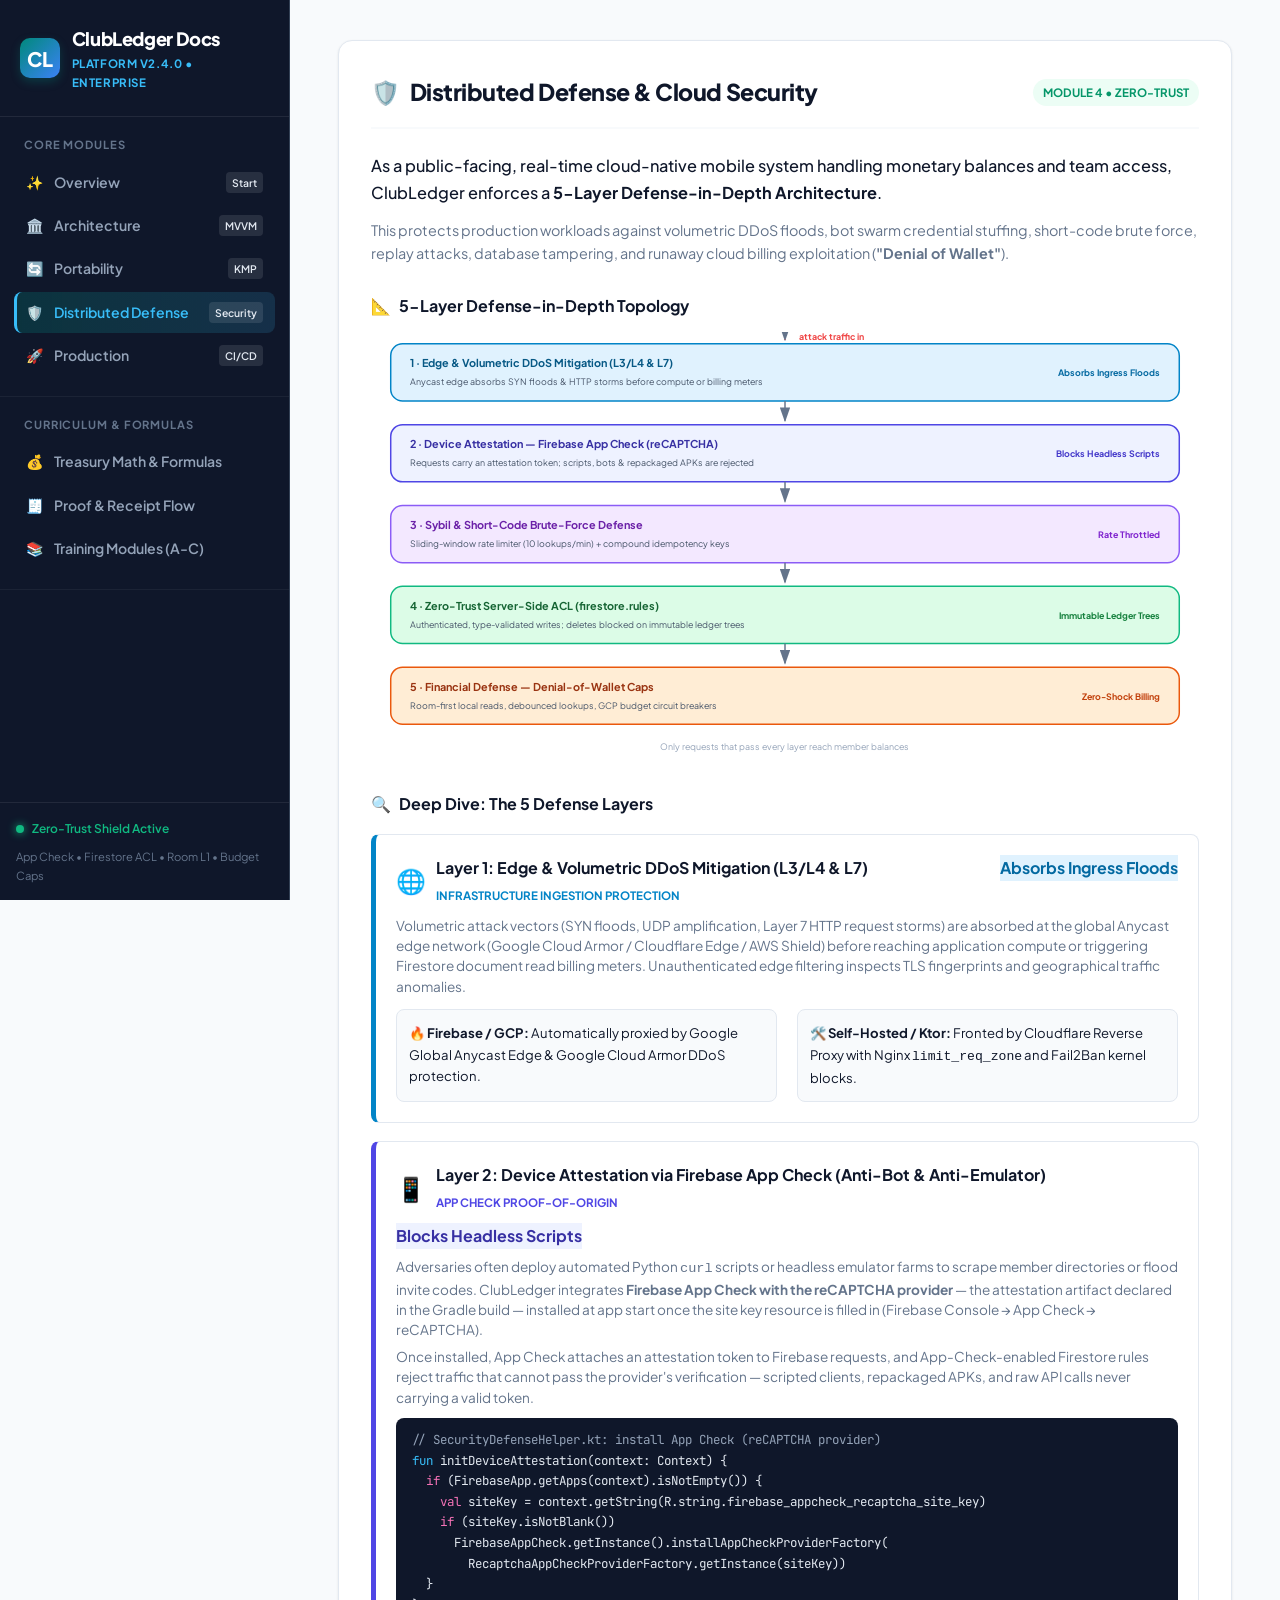
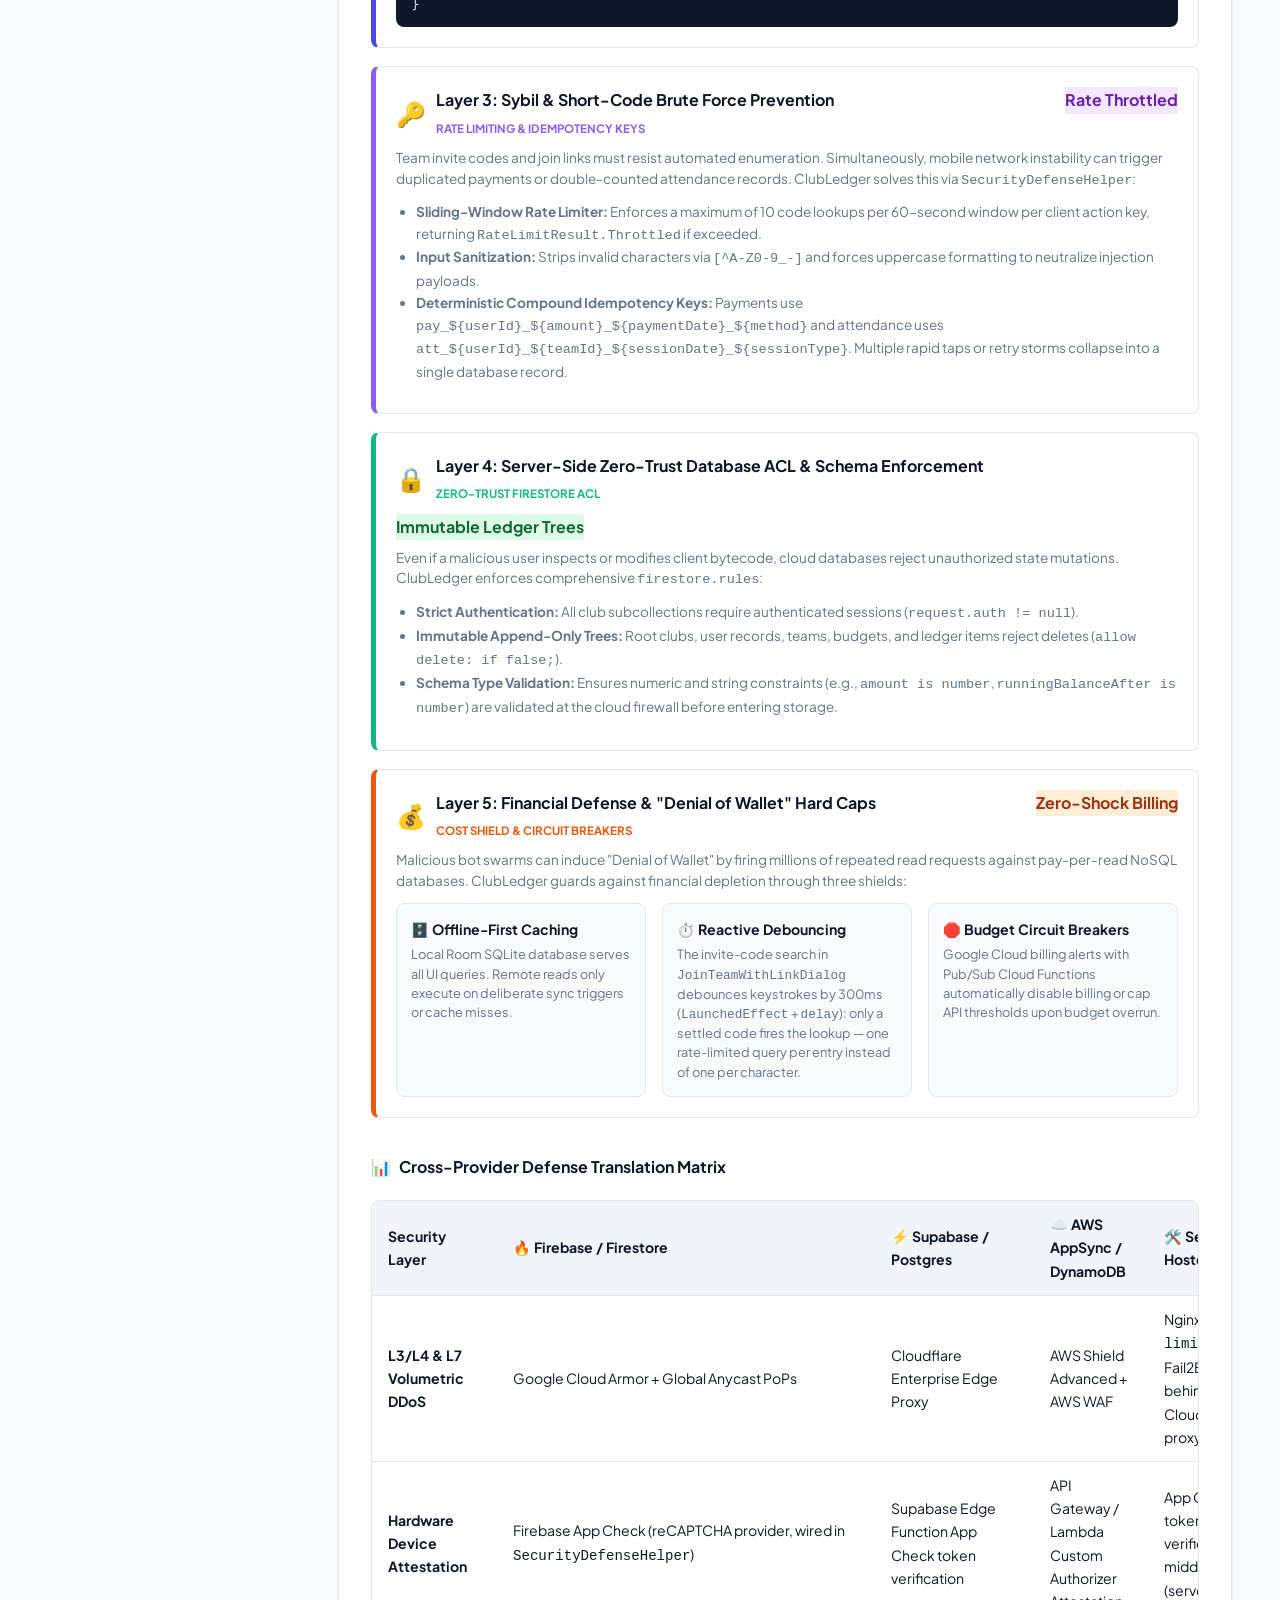
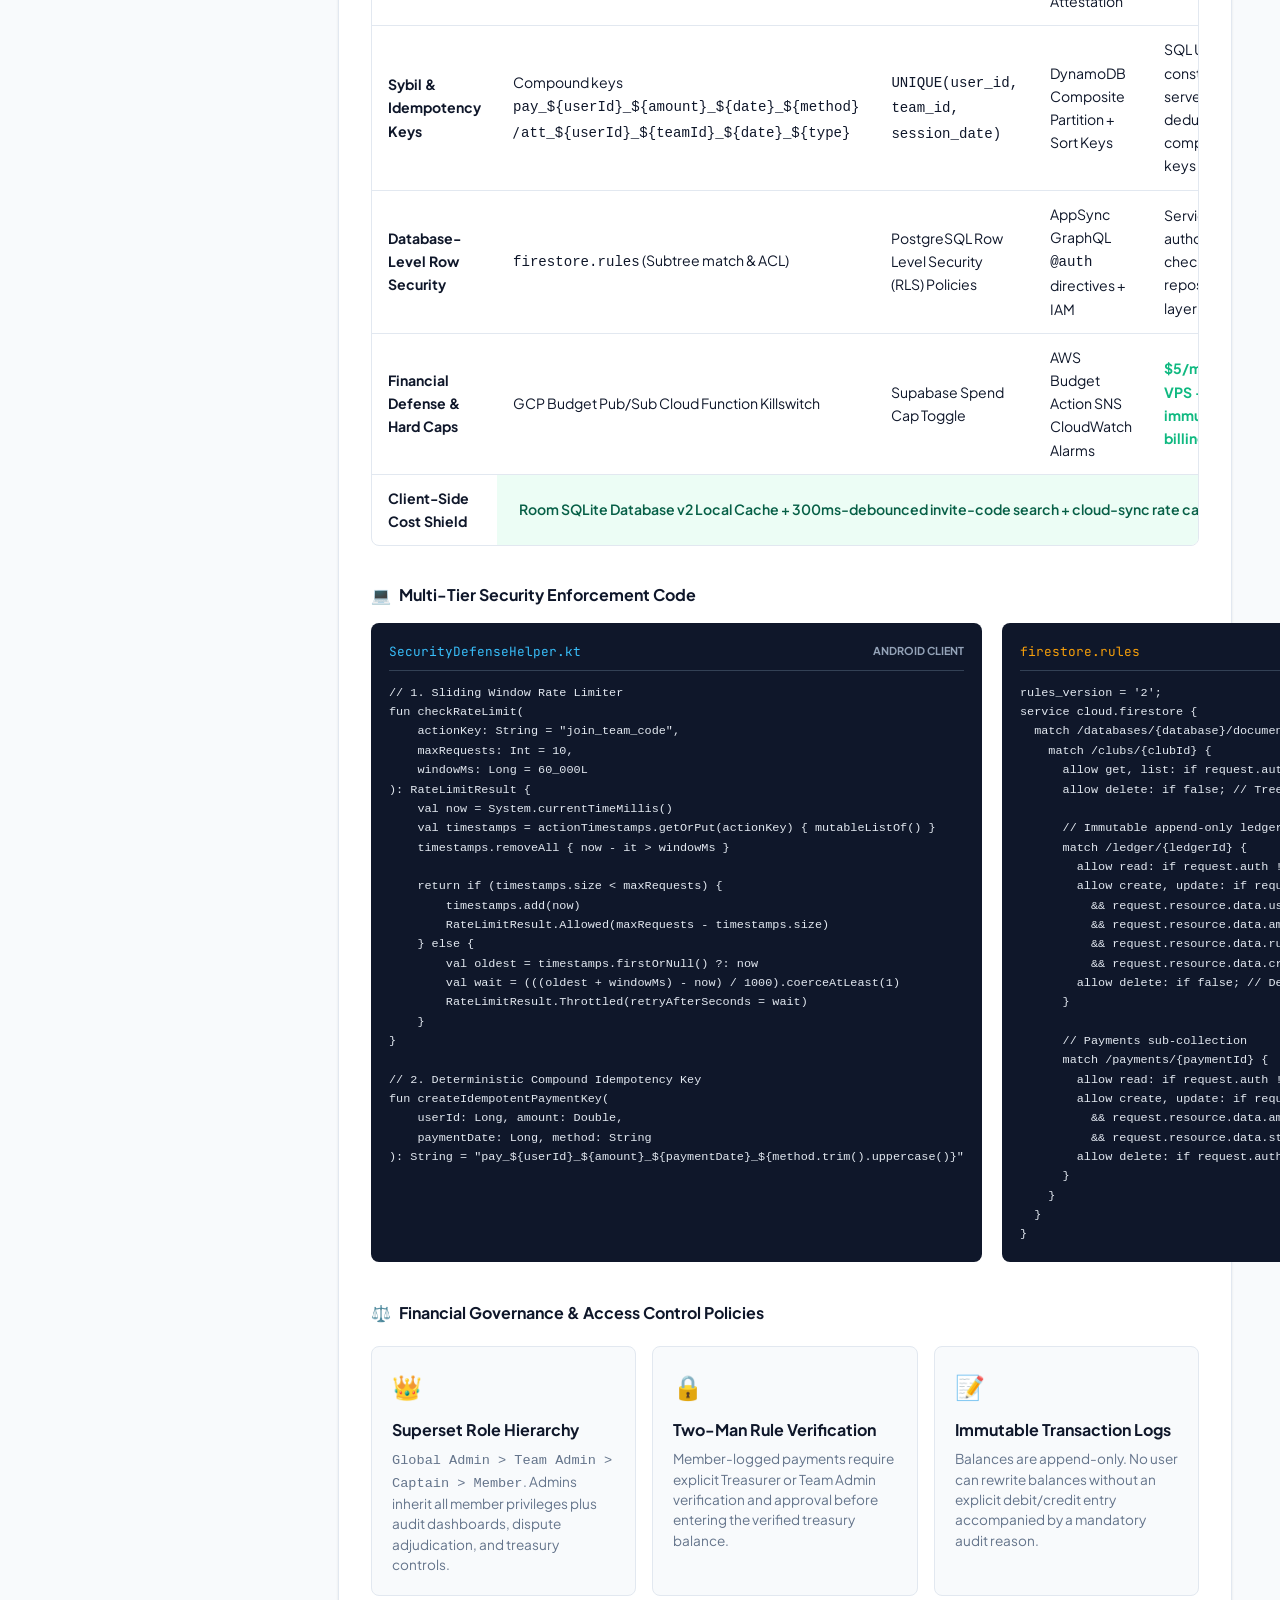
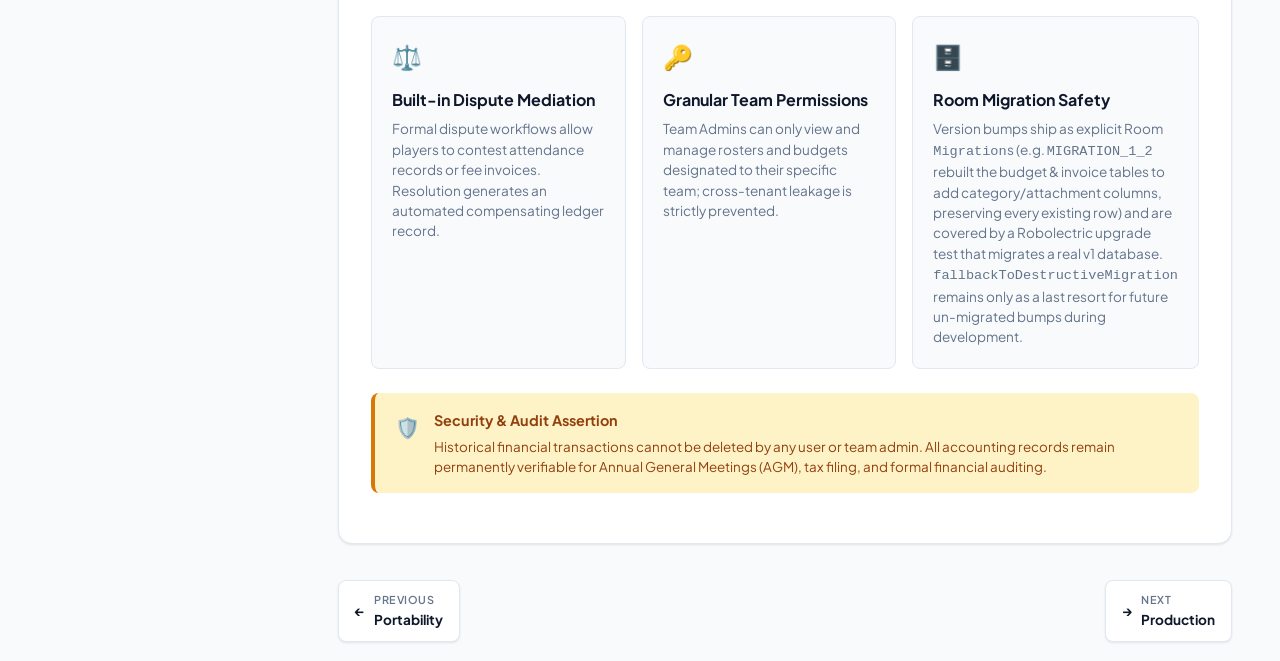
<file: docs/defense.html>
<!DOCTYPE html>
<html lang="en">
<head>
  <meta charset="UTF-8" />
  <meta name="viewport" content="width=device-width, initial-scale=1.0" />
  <title>Distributed Defense & Cloud Security - ClubLedger Docs</title>
  <meta name="description" content="ClubLedger 5-layer distributed defense: anti-DDoS, device attestation (Firebase App Check with reCAPTCHA), Sybil & invite-code rate limiting, zero-trust cloud ACLs, and financial denial-of-wallet mitigation." />
  <link rel="preconnect" href="https://fonts.googleapis.com">
  <link rel="preconnect" href="https://fonts.gstatic.com" crossorigin>
  <link href="https://fonts.googleapis.com/css2?family=Plus+Jakarta+Sans:wght@400;500;600;700;800&family=JetBrains+Mono:wght@400;600;700&display=swap" rel="stylesheet">
  <link rel="stylesheet" href="styles.css">
</head>
<body>

  <button class="mobile-nav-toggle" onclick="toggleNav()" title="Toggle Navigation">☰</button>

  <aside id="sidebar">
    <div class="brand-section">
      <div class="brand-icon">CL</div>
      <div>
        <div class="brand-title">ClubLedger Docs</div>
        <div class="brand-sub"><a href="index.html" style="color:inherit;text-decoration:none;">Platform v2.4.0 • Enterprise</a></div>
      </div>
    </div>

    <div class="nav-group">
      <div class="nav-label">Core Modules</div>
      <a href="index.html" class="nav-link">
        <span>✨</span> Overview
        <span class="badge">Start</span>
      </a>
      <a href="architecture.html" class="nav-link">
        <span>🏛️</span> Architecture
        <span class="badge">MVVM</span>
      </a>
      <a href="portability.html" class="nav-link">
        <span>🔄</span> Portability
        <span class="badge">KMP</span>
      </a>
      <a href="defense.html" class="nav-link active">
        <span>🛡️</span> Distributed Defense
        <span class="badge">Security</span>
      </a>
      <a href="production.html" class="nav-link">
        <span>🚀</span> Production
        <span class="badge">CI/CD</span>
      </a>
    </div>

    <div class="nav-group">
      <div class="nav-label">Curriculum & Formulas</div>
      <a href="financial.html" class="nav-link">
        <span>💰</span> Treasury Math & Formulas
      </a>
      <a href="receipts.html" class="nav-link">
        <span>🧾</span> Proof & Receipt Flow
      </a>
      <a href="training.html" class="nav-link">
        <span>📚</span> Training Modules (A-C)
      </a>
    </div>

    <div class="sidebar-footer">
      <div class="app-status">
        <span class="status-dot"></span>
        <span>Zero-Trust Shield Active</span>
      </div>
      <div style="color: #64748B; font-size: 0.7rem;">
        App Check • Firestore ACL • Room L1 • Budget Caps
      </div>
    </div>
  </aside>

  <main>

    <!-- Header Section -->
    <section id="defense" class="doc-section">
      <div class="section-header">
        <div class="section-title">
          <span>🛡️</span> Distributed Defense & Cloud Security
        </div>
        <span class="section-badge badge-emerald">Module 4 • Zero-Trust</span>
      </div>

      <p style="font-size: 1.02rem; color: var(--navy-dark); font-weight: 500; margin-bottom: 12px;">
        As a public-facing, real-time cloud-native mobile system handling monetary balances and team access, ClubLedger enforces a <strong>5-Layer Defense-in-Depth Architecture</strong>.
      </p>
      <p style="color: var(--text-muted); font-size: 0.9rem; line-height: 1.6; margin-bottom: 24px;">
        This protects production workloads against volumetric DDoS floods, bot swarm credential stuffing, short-code brute force, replay attacks, database tampering, and runaway cloud billing exploitation (<strong>"Denial of Wallet"</strong>).
      </p>

      <!-- 5-Layer Visual Architecture Diagram -->
      <h4 style="margin: 28px 0 12px; font-weight: 700; color: var(--navy-dark); display: flex; align-items: center; gap: 8px;">
        <span>📐</span> 5-Layer Defense-in-Depth Topology
      </h4>
      <svg viewBox="0 0 840 434" role="img" aria-label="Five defense layers stacked from edge to billing" style="width:100%; height:auto; display:block; margin:0 0 8px;">
        <defs>
          <marker id="darrow" markerWidth="10" markerHeight="7" refX="9" refY="3.5" orient="auto"><polygon points="0 0, 10 3.5, 0 7" fill="#64748B"/></marker>
        </defs>

        <line x1="420" y1="0" x2="420" y2="8" stroke="#EF4444" stroke-width="1.5" stroke-dasharray="4,3" marker-end="url(#darrow)"/>
        <text x="434" y="8" fill="#EF4444" font-size="9" font-weight="700">attack traffic in</text>

        <rect x="20" y="12" width="800" height="58" rx="12" fill="#E0F2FE" stroke="#0284C7" stroke-width="1.5"/>
        <text x="40" y="36" fill="#075985" font-size="11" font-weight="700">1 · Edge &amp; Volumetric DDoS Mitigation (L3/L4 &amp; L7)</text>
        <text x="40" y="54" fill="#475569" font-size="9">Anycast edge absorbs SYN floods &amp; HTTP storms before compute or billing meters</text>
        <text x="800" y="45" text-anchor="end" fill="#0369A1" font-size="9" font-weight="700">Absorbs Ingress Floods</text>
        <line x1="420" y1="70" x2="420" y2="90" stroke="#64748B" stroke-width="1.5" marker-end="url(#darrow)"/>

        <rect x="20" y="94" width="800" height="58" rx="12" fill="#EEF2FF" stroke="#4F46E5" stroke-width="1.5"/>
        <text x="40" y="118" fill="#3730A3" font-size="11" font-weight="700">2 · Device Attestation — Firebase App Check (reCAPTCHA)</text>
        <text x="40" y="136" fill="#475569" font-size="9">Requests carry an attestation token; scripts, bots &amp; repackaged APKs are rejected</text>
        <text x="800" y="127" text-anchor="end" fill="#4338CA" font-size="9" font-weight="700">Blocks Headless Scripts</text>
        <line x1="420" y1="152" x2="420" y2="172" stroke="#64748B" stroke-width="1.5" marker-end="url(#darrow)"/>

        <rect x="20" y="176" width="800" height="58" rx="12" fill="#F3E8FF" stroke="#8B5CF6" stroke-width="1.5"/>
        <text x="40" y="200" fill="#6B21A8" font-size="11" font-weight="700">3 · Sybil &amp; Short-Code Brute-Force Defense</text>
        <text x="40" y="218" fill="#475569" font-size="9">Sliding-window rate limiter (10 lookups/min) + compound idempotency keys</text>
        <text x="800" y="209" text-anchor="end" fill="#7E22CE" font-size="9" font-weight="700">Rate Throttled</text>
        <line x1="420" y1="234" x2="420" y2="254" stroke="#64748B" stroke-width="1.5" marker-end="url(#darrow)"/>

        <rect x="20" y="258" width="800" height="58" rx="12" fill="#DCFCE7" stroke="#10B981" stroke-width="1.5"/>
        <text x="40" y="282" fill="#166534" font-size="11" font-weight="700">4 · Zero-Trust Server-Side ACL (firestore.rules)</text>
        <text x="40" y="300" fill="#475569" font-size="9">Authenticated, type-validated writes; deletes blocked on immutable ledger trees</text>
        <text x="800" y="291" text-anchor="end" fill="#15803D" font-size="9" font-weight="700">Immutable Ledger Trees</text>
        <line x1="420" y1="316" x2="420" y2="336" stroke="#64748B" stroke-width="1.5" marker-end="url(#darrow)"/>

        <rect x="20" y="340" width="800" height="58" rx="12" fill="#FFEDD5" stroke="#EA580C" stroke-width="1.5"/>
        <text x="40" y="364" fill="#9A3412" font-size="11" font-weight="700">5 · Financial Defense — Denial-of-Wallet Caps</text>
        <text x="40" y="382" fill="#475569" font-size="9">Room-first local reads, debounced lookups, GCP budget circuit breakers</text>
        <text x="800" y="373" text-anchor="end" fill="#C2410C" font-size="9" font-weight="700">Zero-Shock Billing</text>

        <text x="420" y="424" text-anchor="middle" fill="#94A3B8" font-size="9">Only requests that pass every layer reach member balances</text>
      </svg>

      <!-- 5 Layers In-Depth Breakdown -->
      <h4 style="margin: 32px 0 16px; font-weight: 700; color: var(--navy-dark); display: flex; align-items: center; gap: 8px;">
        <span>🔍</span> Deep Dive: The 5 Defense Layers
      </h4>

      <div style="display: flex; flex-direction: column; gap: 18px; margin-bottom: 30px;">

        <!-- Layer 1 -->
        <div class="feature-card" style="border-left: 5px solid #0284C7; background: #FFFFFF;">
          <div style="display: flex; justify-content: space-between; align-items: flex-start; flex-wrap: wrap; gap: 8px; margin-bottom: 8px;">
            <div style="display: flex; align-items: center; gap: 10px;">
              <span class="feature-icon" style="margin:0;">🌐</span>
              <div>
                <h4 style="margin: 0; color: var(--navy-dark);">Layer 1: Edge & Volumetric DDoS Mitigation (L3/L4 & L7)</h4>
                <span style="font-size: 0.72rem; color: #0284C7; font-weight: 700; text-transform: uppercase;">Infrastructure Ingestion Protection</span>
              </div>
            </div>
            <span class="badge" style="background: #E0F2FE; color: #0369A1; font-weight: 700;">Absorbs Ingress Floods</span>
          </div>
          <p>
            Volumetric attack vectors (SYN floods, UDP amplification, Layer 7 HTTP request storms) are absorbed at the global Anycast edge network (Google Cloud Armor / Cloudflare Edge / AWS Shield) before reaching application compute or triggering Firestore document read billing meters. Unauthenticated edge filtering inspects TLS fingerprints and geographical traffic anomalies.
          </p>
          <div class="grid-2" style="margin-top: 12px; margin-bottom: 0;">
            <div style="background: #F8FAFC; padding: 12px; border-radius: var(--radius-sm); border: 1px solid var(--border); font-size: 0.82rem;">
              <b>🔥 Firebase / GCP:</b> Automatically proxied by Google Global Anycast Edge & Google Cloud Armor DDoS protection.
            </div>
            <div style="background: #F8FAFC; padding: 12px; border-radius: var(--radius-sm); border: 1px solid var(--border); font-size: 0.82rem;">
              <b>🛠️ Self-Hosted / Ktor:</b> Fronted by Cloudflare Reverse Proxy with Nginx <code>limit_req_zone</code> and Fail2Ban kernel blocks.
            </div>
          </div>
        </div>

        <!-- Layer 2 -->
        <div class="feature-card" style="border-left: 5px solid #4F46E5; background: #FFFFFF;">
          <div style="display: flex; justify-content: space-between; align-items: flex-start; flex-wrap: wrap; gap: 8px; margin-bottom: 8px;">
            <div style="display: flex; align-items: center; gap: 10px;">
              <span class="feature-icon" style="margin:0;">📱</span>
              <div>
                <h4 style="margin: 0; color: var(--navy-dark);">Layer 2: Device Attestation via Firebase App Check (Anti-Bot & Anti-Emulator)</h4>
                <span style="font-size: 0.72rem; color: #4F46E5; font-weight: 700; text-transform: uppercase;">App Check Proof-of-Origin</span>
              </div>
            </div>
            <span class="badge" style="background: #EEF2FF; color: #3730A3; font-weight: 700;">Blocks Headless Scripts</span>
          </div>
          <p>
            Adversaries often deploy automated Python <code>curl</code> scripts or headless emulator farms to scrape member directories or flood invite codes. ClubLedger integrates <strong>Firebase App Check with the reCAPTCHA provider</strong> — the attestation artifact declared in the Gradle build — installed at app start once the site key resource is filled in (Firebase Console → App Check → reCAPTCHA).
          </p>
          <p style="margin-top: 6px;">
            Once installed, App Check attaches an attestation token to Firebase requests, and App-Check-enabled Firestore rules reject traffic that cannot pass the provider's verification — scripted clients, repackaged APKs, and raw API calls never carrying a valid token.
          </p>
          <div style="background: #0F172A; border-radius: var(--radius-sm); padding: 12px 16px; font-family: 'JetBrains Mono', monospace; font-size: 0.78rem; color: #E2E8F0; margin-top: 10px;">
            <span style="color: #94A3B8;">// SecurityDefenseHelper.kt: install App Check (reCAPTCHA provider)</span><br>
            <span style="color: #38BDF8;">fun</span> initDeviceAttestation(context: Context) {<br>
            &nbsp;&nbsp;<span style="color: #F472B6;">if</span> (FirebaseApp.getApps(context).isNotEmpty()) {<br>
            &nbsp;&nbsp;&nbsp;&nbsp;<span style="color: #F472B6;">val</span> siteKey = context.getString(R.string.firebase_appcheck_recaptcha_site_key)<br>
            &nbsp;&nbsp;&nbsp;&nbsp;<span style="color: #F472B6;">if</span> (siteKey.isNotBlank())<br>
            &nbsp;&nbsp;&nbsp;&nbsp;&nbsp;&nbsp;FirebaseAppCheck.getInstance().installAppCheckProviderFactory(<br>
            &nbsp;&nbsp;&nbsp;&nbsp;&nbsp;&nbsp;&nbsp;&nbsp;RecaptchaAppCheckProviderFactory.getInstance(siteKey))<br>
            &nbsp;&nbsp;}<br>
            }
          </div>
        </div>

        <!-- Layer 3 -->
        <div class="feature-card" style="border-left: 5px solid #8B5CF6; background: #FFFFFF;">
          <div style="display: flex; justify-content: space-between; align-items: flex-start; flex-wrap: wrap; gap: 8px; margin-bottom: 8px;">
            <div style="display: flex; align-items: center; gap: 10px;">
              <span class="feature-icon" style="margin:0;">🔑</span>
              <div>
                <h4 style="margin: 0; color: var(--navy-dark);">Layer 3: Sybil & Short-Code Brute Force Prevention</h4>
                <span style="font-size: 0.72rem; color: #8B5CF6; font-weight: 700; text-transform: uppercase;">Rate Limiting & Idempotency Keys</span>
              </div>
            </div>
            <span class="badge" style="background: #F3E8FF; color: #6B21A8; font-weight: 700;">Rate Throttled</span>
          </div>
          <p>
            Team invite codes and join links must resist automated enumeration. Simultaneously, mobile network instability can trigger duplicated payments or double-counted attendance records. ClubLedger solves this via <code>SecurityDefenseHelper</code>:
          </p>
          <ul style="margin: 10px 0 10px 20px; font-size: 0.85rem; color: var(--text-muted); line-height: 1.6;">
            <li><strong>Sliding-Window Rate Limiter:</strong> Enforces a maximum of 10 code lookups per 60-second window per client action key, returning <code>RateLimitResult.Throttled</code> if exceeded.</li>
            <li><strong>Input Sanitization:</strong> Strips invalid characters via <code>[^A-Z0-9_-]</code> and forces uppercase formatting to neutralize injection payloads.</li>
            <li><strong>Deterministic Compound Idempotency Keys:</strong> Payments use <code>pay_${userId}_${amount}_${paymentDate}_${method}</code> and attendance uses <code>att_${userId}_${teamId}_${sessionDate}_${sessionType}</code>. Multiple rapid taps or retry storms collapse into a single database record.</li>
          </ul>
        </div>

        <!-- Layer 4 -->
        <div class="feature-card" style="border-left: 5px solid #10B981; background: #FFFFFF;">
          <div style="display: flex; justify-content: space-between; align-items: flex-start; flex-wrap: wrap; gap: 8px; margin-bottom: 8px;">
            <div style="display: flex; align-items: center; gap: 10px;">
              <span class="feature-icon" style="margin:0;">🔒</span>
              <div>
                <h4 style="margin: 0; color: var(--navy-dark);">Layer 4: Server-Side Zero-Trust Database ACL & Schema Enforcement</h4>
                <span style="font-size: 0.72rem; color: #10B981; font-weight: 700; text-transform: uppercase;">Zero-Trust Firestore ACL</span>
              </div>
            </div>
            <span class="badge" style="background: #DCFCE7; color: #166534; font-weight: 700;">Immutable Ledger Trees</span>
          </div>
          <p>
            Even if a malicious user inspects or modifies client bytecode, cloud databases reject unauthorized state mutations. ClubLedger enforces comprehensive <code>firestore.rules</code>:
          </p>
          <ul style="margin: 10px 0 10px 20px; font-size: 0.85rem; color: var(--text-muted); line-height: 1.6;">
            <li><strong>Strict Authentication:</strong> All club subcollections require authenticated sessions (<code>request.auth != null</code>).</li>
            <li><strong>Immutable Append-Only Trees:</strong> Root clubs, user records, teams, budgets, and ledger items reject deletes (<code>allow delete: if false;</code>).</li>
            <li><strong>Schema Type Validation:</strong> Ensures numeric and string constraints (e.g., <code>amount is number</code>, <code>runningBalanceAfter is number</code>) are validated at the cloud firewall before entering storage.</li>
          </ul>
        </div>

        <!-- Layer 5 -->
        <div class="feature-card" style="border-left: 5px solid #EA580C; background: #FFFFFF;">
          <div style="display: flex; justify-content: space-between; align-items: flex-start; flex-wrap: wrap; gap: 8px; margin-bottom: 8px;">
            <div style="display: flex; align-items: center; gap: 10px;">
              <span class="feature-icon" style="margin:0;">💰</span>
              <div>
                <h4 style="margin: 0; color: var(--navy-dark);">Layer 5: Financial Defense & "Denial of Wallet" Hard Caps</h4>
                <span style="font-size: 0.72rem; color: #EA580C; font-weight: 700; text-transform: uppercase;">Cost Shield & Circuit Breakers</span>
              </div>
            </div>
            <span class="badge" style="background: #FFEDD5; color: #9A3412; font-weight: 700;">Zero-Shock Billing</span>
          </div>
          <p>
            Malicious bot swarms can induce "Denial of Wallet" by firing millions of repeated read requests against pay-per-read NoSQL databases. ClubLedger guards against financial depletion through three shields:
          </p>
          <div class="grid-3" style="margin-top: 12px; margin-bottom: 0;">
            <div style="background: #F8FAFC; padding: 14px; border-radius: var(--radius-sm); border: 1px solid var(--border);">
              <h5 style="font-size: 0.88rem; color: var(--navy-dark); margin-bottom: 4px;">🗄️ Offline-First Caching</h5>
              <p style="font-size: 0.8rem; color: var(--text-muted);">Local Room SQLite database serves all UI queries. Remote reads only execute on deliberate sync triggers or cache misses.</p>
            </div>
            <div style="background: #F8FAFC; padding: 14px; border-radius: var(--radius-sm); border: 1px solid var(--border);">
              <h5 style="font-size: 0.88rem; color: var(--navy-dark); margin-bottom: 4px;">⏱️ Reactive Debouncing</h5>
              <p style="font-size: 0.8rem; color: var(--text-muted);">The invite-code search in <code>JoinTeamWithLinkDialog</code> debounces keystrokes by 300ms (<code>LaunchedEffect</code> + <code>delay</code>): only a settled code fires the lookup — one rate-limited query per entry instead of one per character.</p>
            </div>
            <div style="background: #F8FAFC; padding: 14px; border-radius: var(--radius-sm); border: 1px solid var(--border);">
              <h5 style="font-size: 0.88rem; color: var(--navy-dark); margin-bottom: 4px;">🛑 Budget Circuit Breakers</h5>
              <p style="font-size: 0.8rem; color: var(--text-muted);">Google Cloud billing alerts with Pub/Sub Cloud Functions automatically disable billing or cap API thresholds upon budget overrun.</p>
            </div>
          </div>
        </div>

      </div>

      <!-- Cross-Provider Defense Translation Matrix Table -->
      <h4 style="margin: 36px 0 14px; font-weight: 700; color: var(--navy-dark); display: flex; align-items: center; gap: 8px;">
        <span>📊</span> Cross-Provider Defense Translation Matrix
      </h4>
      <div class="table-container">
        <table>
          <thead>
            <tr>
              <th style="width: 20%;">Security Layer</th>
              <th style="width: 20%;">🔥 Firebase / Firestore</th>
              <th style="width: 20%;">⚡ Supabase / Postgres</th>
              <th style="width: 20%;">☁️ AWS AppSync / DynamoDB</th>
              <th style="width: 20%;">🛠️ Self-Hosted / Ktor</th>
            </tr>
          </thead>
          <tbody>
            <tr>
              <td><strong>L3/L4 & L7 Volumetric DDoS</strong></td>
              <td>Google Cloud Armor + Global Anycast PoPs</td>
              <td>Cloudflare Enterprise Edge Proxy</td>
              <td>AWS Shield Advanced + AWS WAF</td>
              <td>Nginx <code>limit_req</code> + Fail2Ban behind Cloudflare proxy</td>
            </tr>
            <tr>
              <td><strong>Hardware Device Attestation</strong></td>
              <td>Firebase App Check (reCAPTCHA provider, wired in <code>SecurityDefenseHelper</code>)</td>
              <td>Supabase Edge Function App Check token verification</td>
              <td>API Gateway / Lambda Custom Authorizer Attestation</td>
              <td>App Check token verification middleware (server-side)</td>
            </tr>
            <tr>
              <td><strong>Sybil & Idempotency Keys</strong></td>
              <td>Compound keys <code>pay_${userId}_${amount}_${date}_${method}</code> / <code>att_${userId}_${teamId}_${date}_${type}</code></td>
              <td><code>UNIQUE(user_id, team_id, session_date)</code></td>
              <td>DynamoDB Composite Partition + Sort Keys</td>
              <td>SQL UNIQUE constraint + server-side dedupe on compound keys</td>
            </tr>
            <tr>
              <td><strong>Database-Level Row Security</strong></td>
              <td><code>firestore.rules</code> (Subtree match & ACL)</td>
              <td>PostgreSQL Row Level Security (RLS) Policies</td>
              <td>AppSync GraphQL <code>@auth</code> directives + IAM</td>
              <td>Service-layer authorization checks in the repository/Ktor layer</td>
            </tr>
            <tr>
              <td><strong>Financial Defense & Hard Caps</strong></td>
              <td>GCP Budget Pub/Sub Cloud Function Killswitch</td>
              <td>Supabase Spend Cap Toggle</td>
              <td>AWS Budget Action SNS CloudWatch Alarms</td>
              <td><b style="color:#10B981;">$5/mo fixed VPS — immune to billing shocks</b></td>
            </tr>
            <tr>
              <td><strong>Client-Side Cost Shield</strong></td>
              <td colspan="4" style="text-align: center; background: #ECFDF5; color: #065F46; font-weight: 600;">
                Room SQLite Database v2 Local Cache + 300ms-debounced invite-code search + cloud-sync rate cap (2/60s)
              </td>
            </tr>
          </tbody>
        </table>
      </div>

      <!-- Code Comparison: SecurityDefenseHelper vs firestore.rules vs Postgres RLS -->
      <h4 style="margin: 36px 0 14px; font-weight: 700; color: var(--navy-dark); display: flex; align-items: center; gap: 8px;">
        <span>💻</span> Multi-Tier Security Enforcement Code
      </h4>

      <div class="grid-2" style="margin-top: 14px;">

        <!-- Client Android Defense Code -->
        <div style="background: #0F172A; border-radius: var(--radius-sm); padding: 18px; color: #F8FAFC;">
          <div style="display: flex; justify-content: space-between; align-items: center; border-bottom: 1px solid #334155; padding-bottom: 8px; margin-bottom: 12px;">
            <span style="font-family: 'JetBrains Mono', monospace; font-size: 0.8rem; color: #38BDF8;">SecurityDefenseHelper.kt</span>
            <span style="font-size: 0.68rem; color: #94A3B8; font-weight: 700; text-transform: uppercase;">Android Client</span>
          </div>
          <pre style="margin: 0; font-family: 'JetBrains Mono', monospace; font-size: 0.74rem; line-height: 1.55; color: #E2E8F0; overflow-x: auto;"><code>// 1. Sliding Window Rate Limiter
fun checkRateLimit(
    actionKey: String = "join_team_code",
    maxRequests: Int = 10,
    windowMs: Long = 60_000L
): RateLimitResult {
    val now = System.currentTimeMillis()
    val timestamps = actionTimestamps.getOrPut(actionKey) { mutableListOf() }
    timestamps.removeAll { now - it > windowMs }

    return if (timestamps.size < maxRequests) {
        timestamps.add(now)
        RateLimitResult.Allowed(maxRequests - timestamps.size)
    } else {
        val oldest = timestamps.firstOrNull() ?: now
        val wait = (((oldest + windowMs) - now) / 1000).coerceAtLeast(1)
        RateLimitResult.Throttled(retryAfterSeconds = wait)
    }
}

// 2. Deterministic Compound Idempotency Key
fun createIdempotentPaymentKey(
    userId: Long, amount: Double,
    paymentDate: Long, method: String
): String = "pay_${userId}_${amount}_${paymentDate}_${method.trim().uppercase()}"</code></pre>
        </div>

        <!-- Firestore Rules Enforcement Code -->
        <div style="background: #0F172A; border-radius: var(--radius-sm); padding: 18px; color: #F8FAFC;">
          <div style="display: flex; justify-content: space-between; align-items: center; border-bottom: 1px solid #334155; padding-bottom: 8px; margin-bottom: 12px;">
            <span style="font-family: 'JetBrains Mono', monospace; font-size: 0.8rem; color: #F59E0B;">firestore.rules</span>
            <span style="font-size: 0.68rem; color: #94A3B8; font-weight: 700; text-transform: uppercase;">Cloud Database ACL</span>
          </div>
          <pre style="margin: 0; font-family: 'JetBrains Mono', monospace; font-size: 0.74rem; line-height: 1.55; color: #E2E8F0; overflow-x: auto;"><code>rules_version = '2';
service cloud.firestore {
  match /databases/{database}/documents {
    match /clubs/{clubId} {
      allow get, list: if request.auth != null;
      allow delete: if false; // Tree never deleted from client

      // Immutable append-only ledger sub-collection
      match /ledger/{ledgerId} {
        allow read: if request.auth != null;
        allow create, update: if request.auth != null
          && request.resource.data.userId is number
          && request.resource.data.amount is number
          && request.resource.data.runningBalanceAfter is number
          && request.resource.data.createdAt is number;
        allow delete: if false; // Deletions strictly forbidden
      }

      // Payments sub-collection
      match /payments/{paymentId} {
        allow read: if request.auth != null;
        allow create, update: if request.auth != null
          && request.resource.data.amount is number
          && request.resource.data.status is string;
        allow delete: if request.auth != null;
      }
    }
  }
}</code></pre>
        </div>

      </div>

      <!-- Enterprise Governance & Business Security Safeguards -->
      <h4 style="margin: 38px 0 14px; font-weight: 700; color: var(--navy-dark); display: flex; align-items: center; gap: 8px;">
        <span>⚖️</span> Financial Governance & Access Control Policies
      </h4>

      <div class="grid-3">
        <div class="feature-card">
          <div class="feature-icon">👑</div>
          <h4>Superset Role Hierarchy</h4>
          <p><code>Global Admin &gt; Team Admin &gt; Captain &gt; Member</code>. Admins inherit all member privileges plus audit dashboards, dispute adjudication, and treasury controls.</p>
        </div>
        <div class="feature-card">
          <div class="feature-icon">🔒</div>
          <h4>Two-Man Rule Verification</h4>
          <p>Member-logged payments require explicit Treasurer or Team Admin verification and approval before entering the verified treasury balance.</p>
        </div>
        <div class="feature-card">
          <div class="feature-icon">📝</div>
          <h4>Immutable Transaction Logs</h4>
          <p>Balances are append-only. No user can rewrite balances without an explicit debit/credit entry accompanied by a mandatory audit reason.</p>
        </div>
      </div>

      <div class="grid-3">
        <div class="feature-card">
          <div class="feature-icon">⚖️</div>
          <h4>Built-in Dispute Mediation</h4>
          <p>Formal dispute workflows allow players to contest attendance records or fee invoices. Resolution generates an automated compensating ledger record.</p>
        </div>
        <div class="feature-card">
          <div class="feature-icon">🔑</div>
          <h4>Granular Team Permissions</h4>
          <p>Team Admins can only view and manage rosters and budgets designated to their specific team; cross-tenant leakage is strictly prevented.</p>
        </div>
        <div class="feature-card">
          <div class="feature-icon">🗄️</div>
          <h4>Room Migration Safety</h4>
          <p>Version bumps ship as explicit Room <code>Migration</code>s (e.g. <code>MIGRATION_1_2</code> rebuilt the budget &amp; invoice tables to add category/attachment columns, preserving every existing row) and are covered by a Robolectric upgrade test that migrates a real v1 database. <code>fallbackToDestructiveMigration</code> remains only as a last resort for future un-migrated bumps during development.</p>
        </div>
      </div>

      <div class="callout callout-warning" style="margin-top: 24px;">
        <div class="callout-icon">🛡️</div>
        <div class="callout-text">
          <h5>Security & Audit Assertion</h5>
          <p>Historical financial transactions cannot be deleted by any user or team admin. All accounting records remain permanently verifiable for Annual General Meetings (AGM), tax filing, and formal financial auditing.</p>
        </div>
      </div>

    </section>

    <!-- Navigation Pager -->
    <div class="pager">
        <a href="portability.html"><span>←</span><span><span class="pager-label">Previous</span>Portability</span></a>
        <a href="production.html"><span>→</span><span><span class="pager-label">Next</span>Production</span></a>
    </div>

  </main>

  <script>
    function toggleNav() {
      const sidebar = document.getElementById('sidebar');
      sidebar.classList.toggle('open');
    }
  </script>
</body>
</html>
</file>
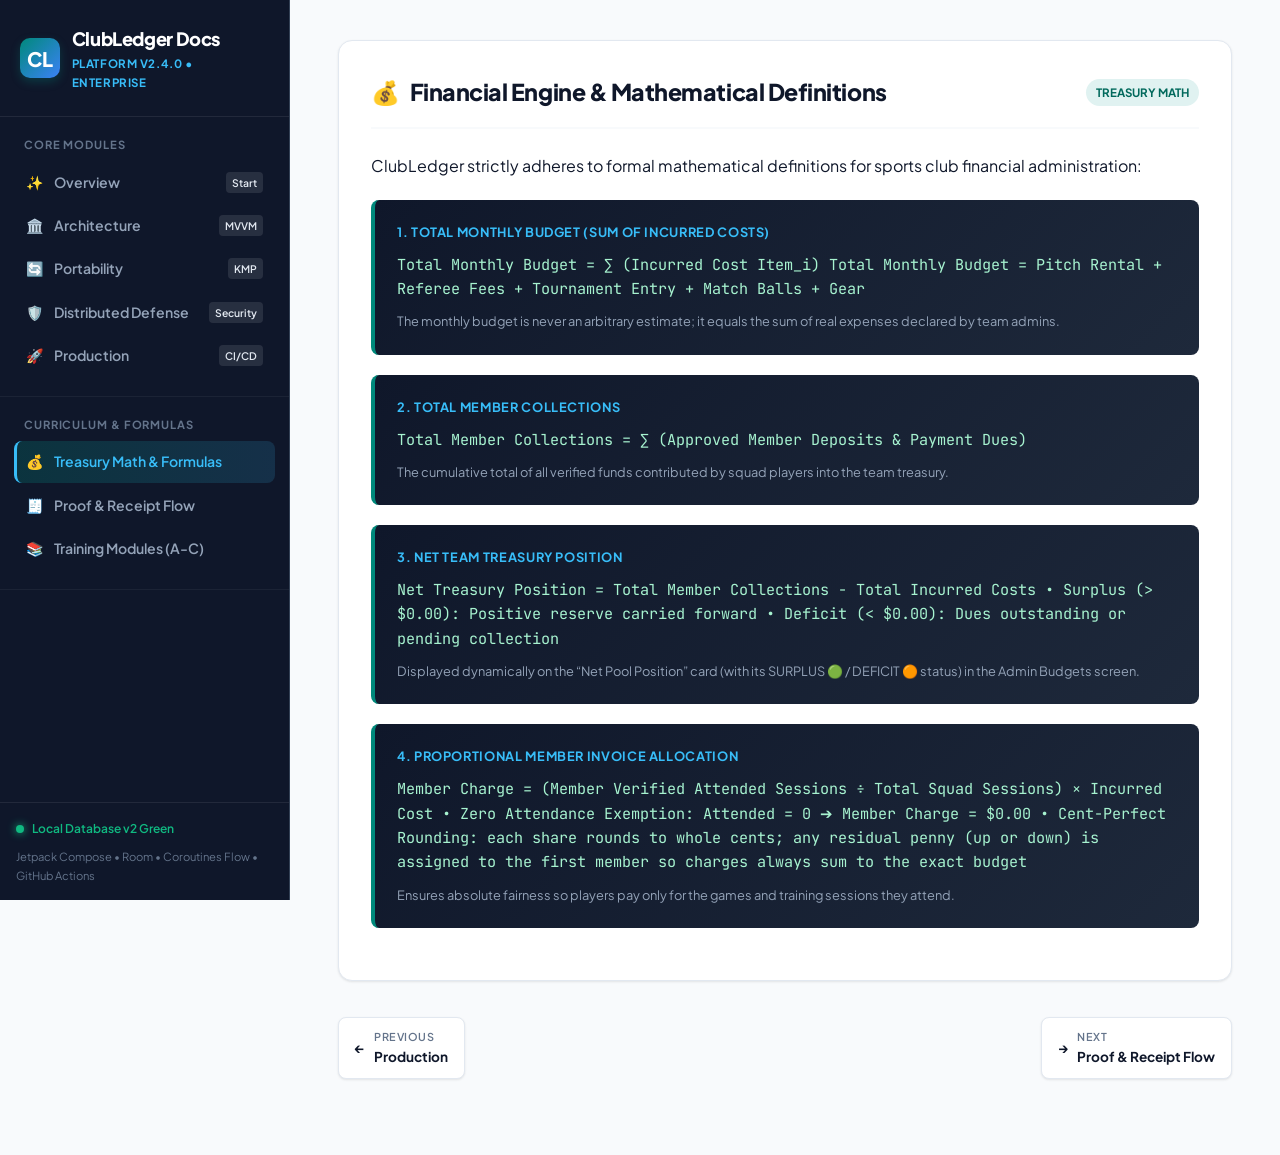
<file: docs/financial.html>
<!DOCTYPE html>
<html lang="en">
<head>
  <meta charset="UTF-8" />
  <meta name="viewport" content="width=device-width, initial-scale=1.0" />
  <title>Financial Engine & Mathematical Definitions - ClubLedger Docs</title>
  <meta name="description" content="ClubLedger treasury math: monthly budget as the sum of declared costs, member collections, net pool position, and the attendance-weighted fair-share allocation formula with cent-perfect rounding." />
  <link rel="preconnect" href="https://fonts.googleapis.com">
  <link rel="preconnect" href="https://fonts.gstatic.com" crossorigin>
  <link href="https://fonts.googleapis.com/css2?family=Plus+Jakarta+Sans:wght@400;500;600;700;800&family=JetBrains+Mono:wght@400;600;700&display=swap" rel="stylesheet">
  <link rel="stylesheet" href="styles.css">
</head>
<body>

  <button class="mobile-nav-toggle" onclick="toggleNav()" title="Toggle Navigation">☰</button>

  <aside id="sidebar">
    <div class="brand-section">
      <div class="brand-icon">CL</div>
      <div>
        <div class="brand-title">ClubLedger Docs</div>
        <div class="brand-sub"><a href="index.html" style="color:inherit;text-decoration:none;">Platform v2.4.0 • Enterprise</a></div>
      </div>
    </div>

    <div class="nav-group">
      <div class="nav-label">Core Modules</div>
      <a href="index.html" class="nav-link">
        <span>✨</span> Overview
        <span class="badge">Start</span>
      </a>
      <a href="architecture.html" class="nav-link">
        <span>🏛️</span> Architecture
        <span class="badge">MVVM</span>
      </a>
      <a href="portability.html" class="nav-link">
        <span>🔄</span> Portability
        <span class="badge">KMP</span>
      </a>
      <a href="defense.html" class="nav-link">
        <span>🛡️</span> Distributed Defense
        <span class="badge">Security</span>
      </a>
      <a href="production.html" class="nav-link">
        <span>🚀</span> Production
        <span class="badge">CI/CD</span>
      </a>
    </div>

    <div class="nav-group">
      <div class="nav-label">Curriculum & Formulas</div>
      <a href="financial.html" class="nav-link active">
        <span>💰</span> Treasury Math & Formulas
      </a>
      <a href="receipts.html" class="nav-link">
        <span>🧾</span> Proof & Receipt Flow
      </a>
      <a href="training.html" class="nav-link">
        <span>📚</span> Training Modules (A-C)
      </a>
    </div>

    <div class="sidebar-footer">
      <div class="app-status">
        <span class="status-dot"></span>
        <span>Local Database v2 Green</span>
      </div>
      <div style="color: #64748B; font-size: 0.7rem;">
        Jetpack Compose • Room • Coroutines Flow • GitHub Actions
      </div>
    </div>
  </aside>

  <main>

    <section id="financial-engine" class="doc-section">
      <div class="section-header">
        <div class="section-title">
          <span>💰</span> Financial Engine & Mathematical Definitions
        </div>
        <span class="section-badge badge-teal">Treasury Math</span>
      </div>

      <p>
        ClubLedger strictly adheres to formal mathematical definitions for sports club financial administration:
      </p>

      <div class="formula-box">
        <div class="formula-title">1. Total Monthly Budget (Sum of Incurred Costs)</div>
        <div class="formula-code">
          Total Monthly Budget = ∑ (Incurred Cost Item_i)
          Total Monthly Budget = Pitch Rental + Referee Fees + Tournament Entry + Match Balls + Gear
        </div>
        <div class="formula-expl">
          The monthly budget is never an arbitrary estimate; it equals the sum of real expenses declared by team admins.
        </div>
      </div>

      <div class="formula-box">
        <div class="formula-title">2. Total Member Collections</div>
        <div class="formula-code">
          Total Member Collections = ∑ (Approved Member Deposits & Payment Dues)
        </div>
        <div class="formula-expl">
          The cumulative total of all verified funds contributed by squad players into the team treasury.
        </div>
      </div>

      <div class="formula-box">
        <div class="formula-title">3. Net Team Treasury Position</div>
        <div class="formula-code">
          Net Treasury Position = Total Member Collections − Total Incurred Costs
          • Surplus (&gt; $0.00): Positive reserve carried forward
          • Deficit (&lt; $0.00): Dues outstanding or pending collection
        </div>
        <div class="formula-expl">
          Displayed dynamically on the “Net Pool Position” card (with its SURPLUS 🟢 / DEFICIT 🟠 status) in the Admin Budgets screen.
        </div>
      </div>

      <div class="formula-box">
        <div class="formula-title">4. Proportional Member Invoice Allocation</div>
        <div class="formula-code">
          Member Charge = (Member Verified Attended Sessions ÷ Total Squad Sessions) × Incurred Cost
          • Zero Attendance Exemption: Attended = 0 ➔ Member Charge = $0.00
          • Cent-Perfect Rounding: each share rounds to whole cents; any residual penny (up or down) is assigned to the first member so charges always sum to the exact budget
        </div>
        <div class="formula-expl">
          Ensures absolute fairness so players pay only for the games and training sessions they attend.
        </div>
      </div>
    </section>

    <div class="pager">
        <a href="production.html"><span>←</span><span><span class="pager-label">Previous</span>Production</span></a>
        <a href="receipts.html"><span>→</span><span><span class="pager-label">Next</span>Proof & Receipt Flow</span></a>
    </div>

  </main>

  <script>
    function toggleNav() {
      const sidebar = document.getElementById('sidebar');
      sidebar.classList.toggle('open');
    }
  </script>
</body>
</html>
</file>
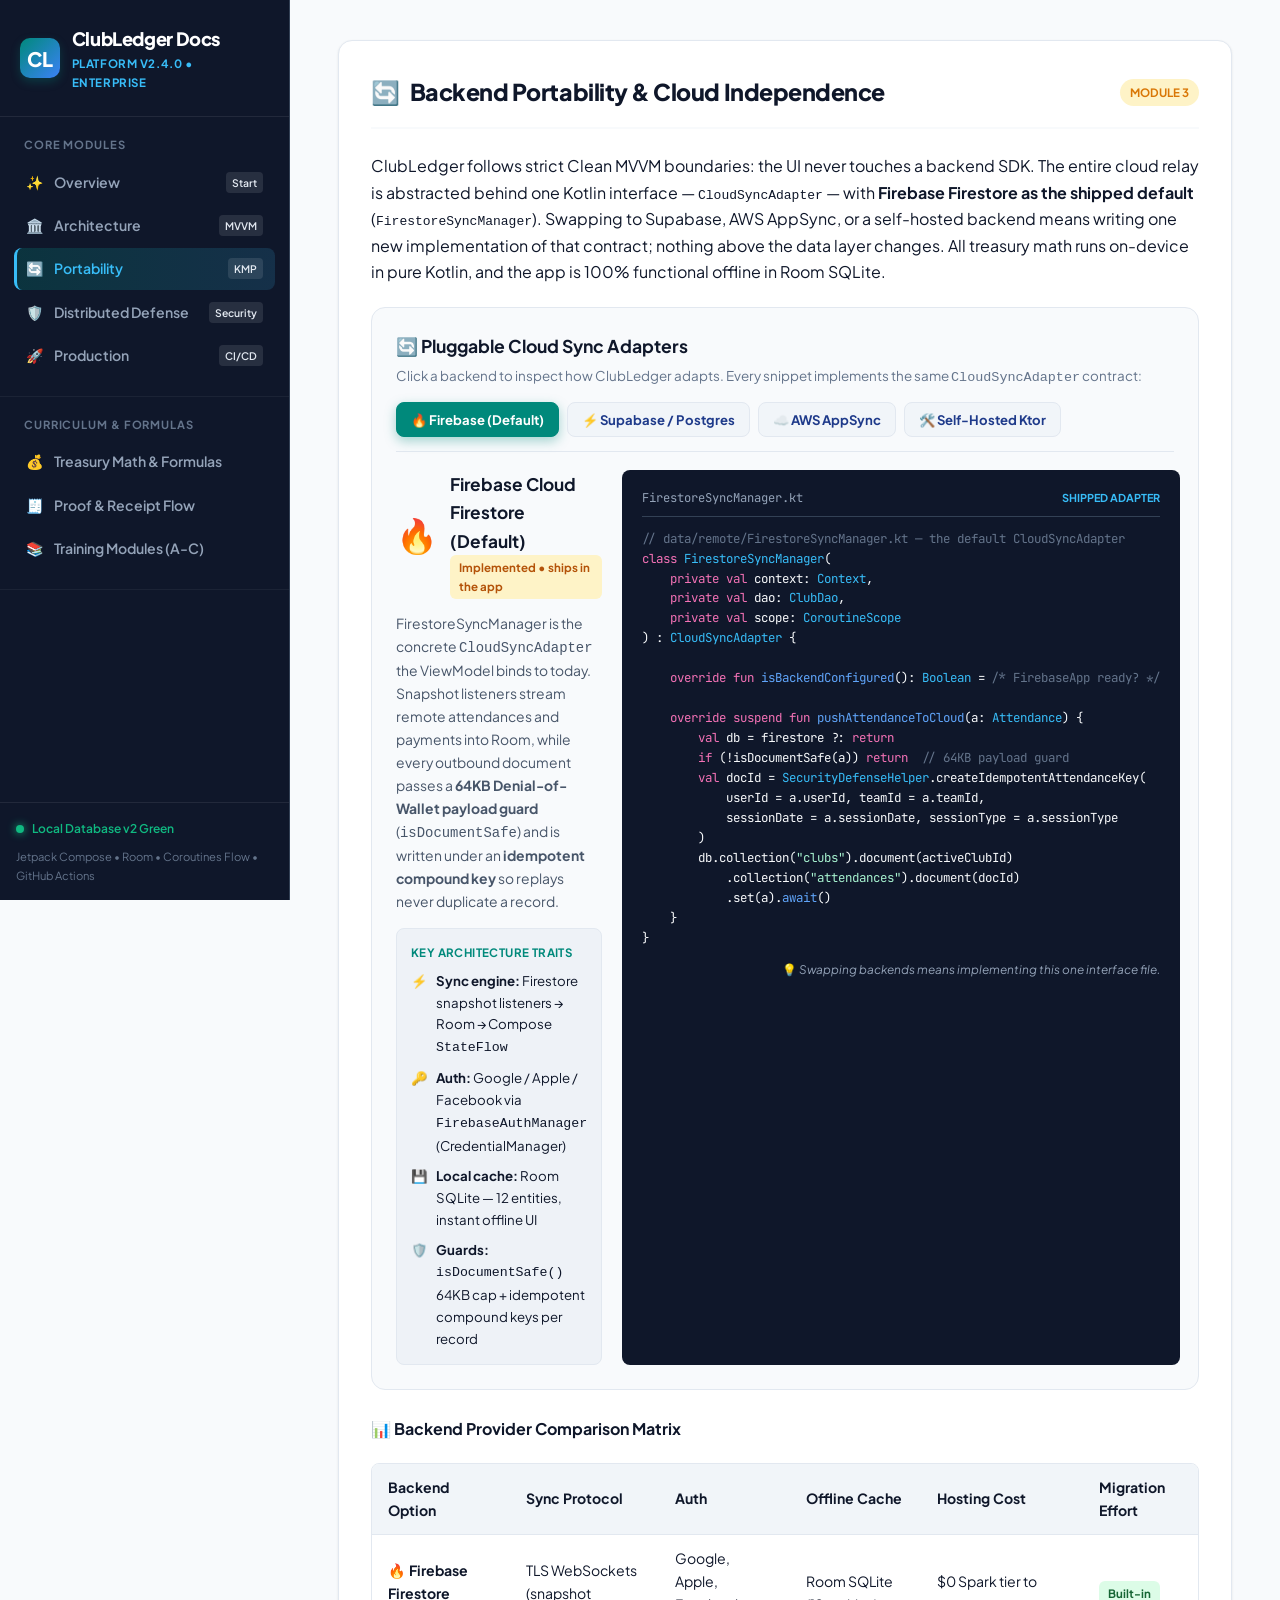
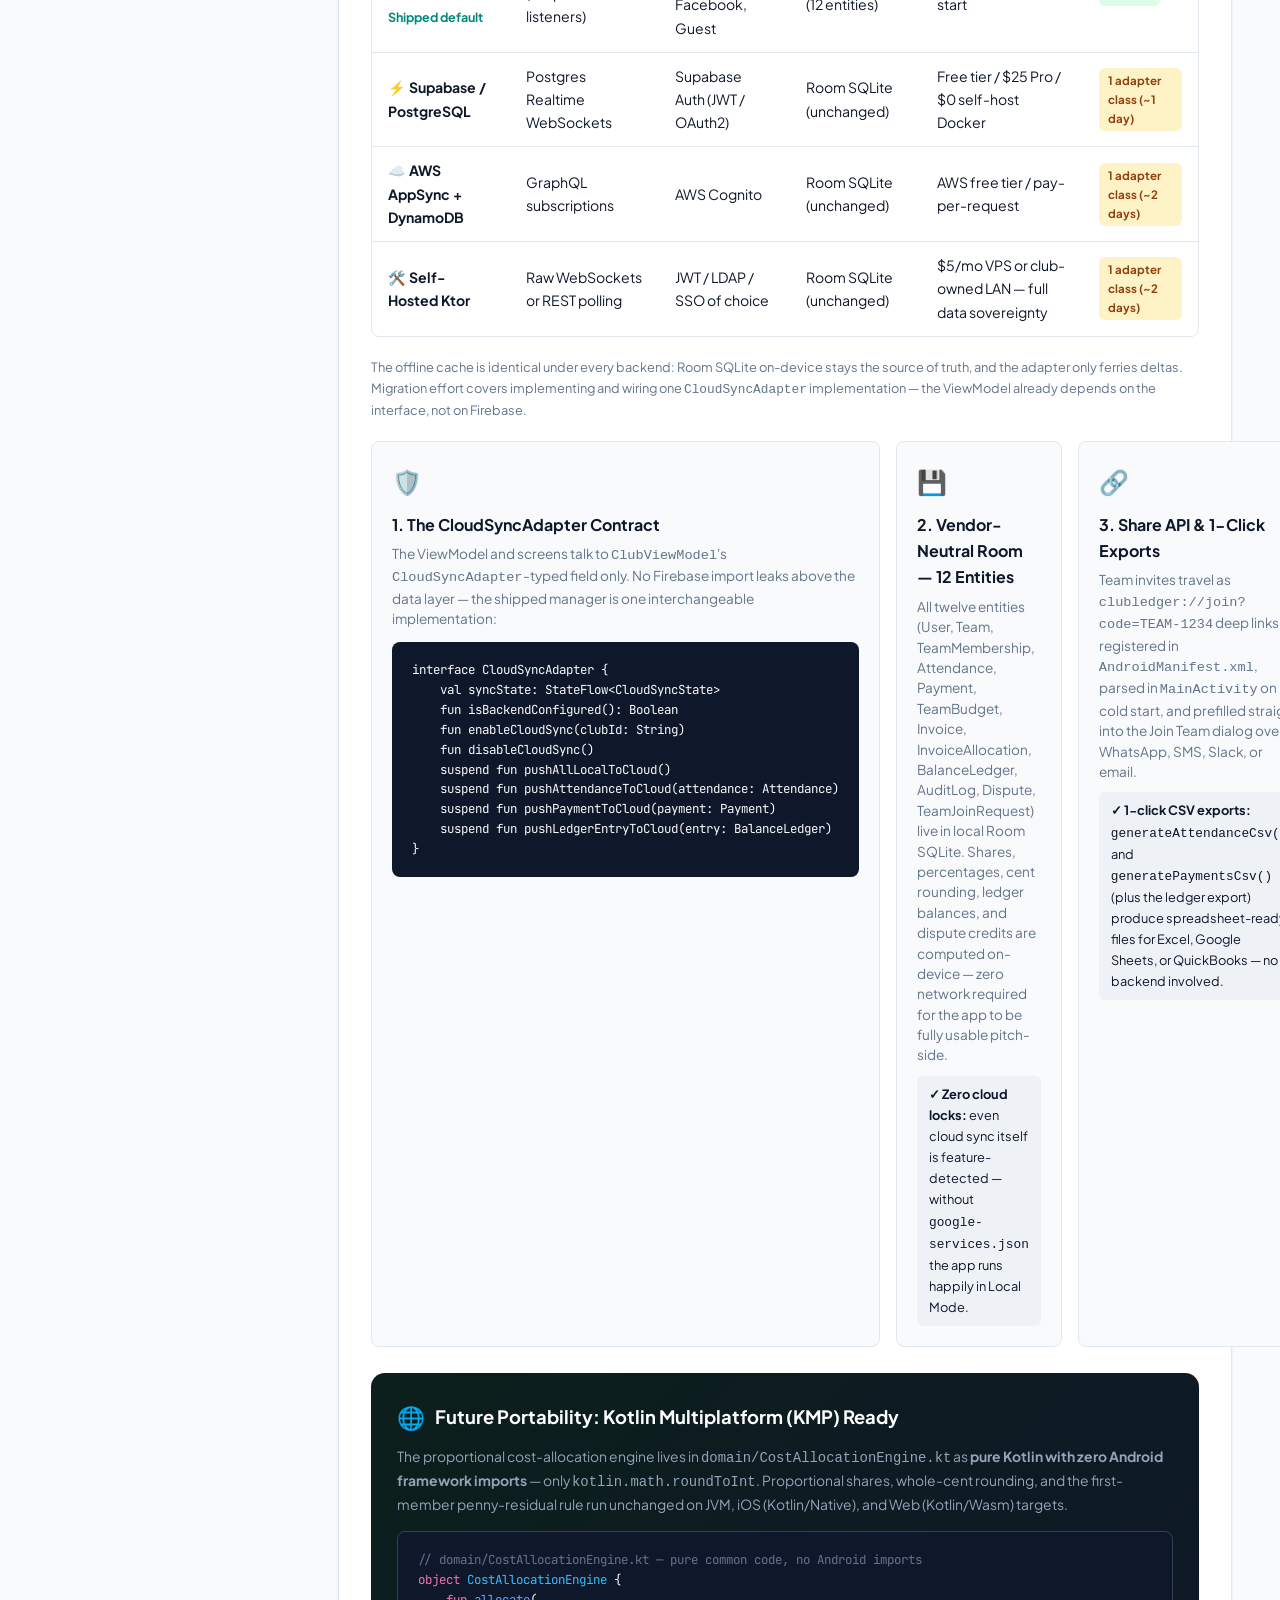
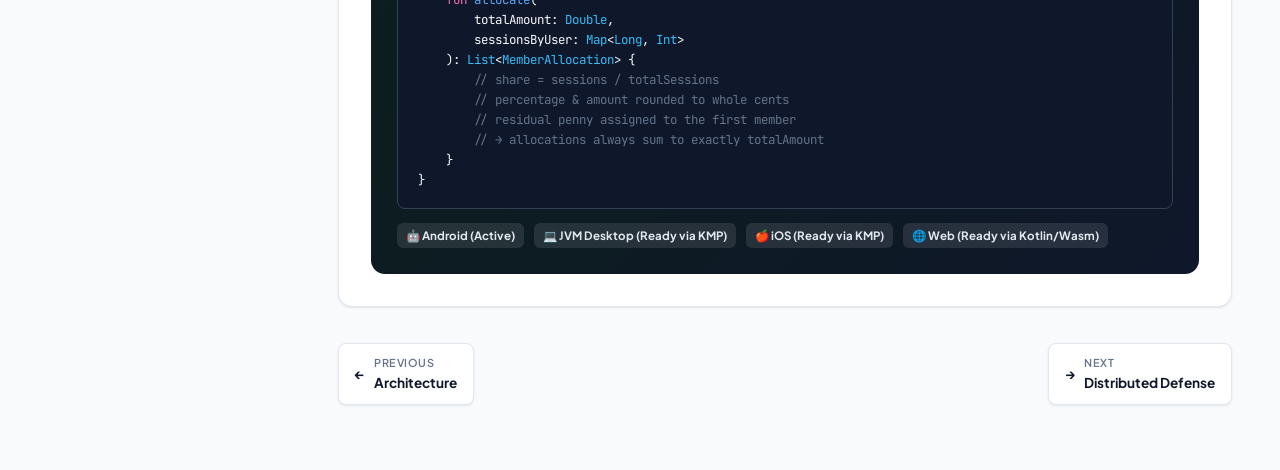
<file: docs/portability.html>
<!DOCTYPE html>
<html lang="en">
<head>
  <meta charset="UTF-8" />
  <meta name="viewport" content="width=device-width, initial-scale=1.0" />
  <title>Backend Portability & Cloud Independence - ClubLedger Docs</title>
  <meta name="description" content="ClubLedger's pluggable cloud sync architecture: the CloudSyncAdapter contract over Firebase today, with Supabase, AWS AppSync, or self-hosted Ktor adapters specified — plus KMP-ready treasury math and clubledger:// share deep links." />
  <link rel="preconnect" href="https://fonts.googleapis.com">
  <link rel="preconnect" href="https://fonts.gstatic.com" crossorigin>
  <link href="https://fonts.googleapis.com/css2?family=Plus+Jakarta+Sans:wght@400;500;600;700;800&family=JetBrains+Mono:wght@400;600;700&display=swap" rel="stylesheet">
  <link rel="stylesheet" href="styles.css">
  <style>
    /* Page-local styles for the interactive adapter explorer (kept out of the shared stylesheet) */
    .adapter-tabs { display: flex; gap: 0.5rem; flex-wrap: wrap; }
    .adapter-tab {
      display: inline-flex; align-items: center; gap: 6px;
      padding: 8px 14px; border-radius: var(--radius-sm);
      font-family: 'Plus Jakarta Sans', sans-serif; font-size: 0.82rem; font-weight: 700;
      cursor: pointer; transition: all 0.2s ease; border: 1px solid var(--border);
      background: #F1F5F9; color: var(--navy);
    }
    .adapter-tab:hover { background: #E2E8F0; transform: translateY(-1px); }
    .adapter-tab.active { background: var(--primary, #00897B); border-color: var(--primary, #00897B); color: #fff; box-shadow: 0 4px 12px rgba(0,137,123,0.35); }
    .adapter-badge { display: inline-block; font-size: 0.72rem; font-weight: 700; padding: 3px 9px; border-radius: 6px; }
    .toast {
      position: fixed; bottom: 24px; left: 50%; transform: translateX(-50%) translateY(80px);
      display: flex; align-items: center; gap: 10px;
      background: #0F172A; color: #F8FAFC; padding: 12px 20px; border-radius: 10px;
      font-size: 0.85rem; font-weight: 600; box-shadow: 0 10px 30px rgba(0,0,0,0.35);
      opacity: 0; pointer-events: none; transition: all 0.35s ease; z-index: 999;
    }
    .toast.show { transform: translateX(-50%) translateY(0); opacity: 1; }
    .code-panel { background: #0F172A; border-radius: var(--radius-sm); padding: 18px 20px; color: #F8FAFC; }
    .code-panel pre { margin: 0; font-family: 'JetBrains Mono', monospace; font-size: 0.78rem; line-height: 1.6; overflow-x: auto; }
    .code-panel .kw { color: #F472B6; } .code-panel .ty { color: #38BDF8; }
    .code-panel .fn { color: #60A5FA; } .code-panel .st { color: #A7F3D0; }
    .code-panel .cm { color: #64748B; }
    .spec-note { font-size: 0.74rem; color: #94A3B8; margin-top: 12px; text-align: right; }
  </style>
</head>
<body>

  <button class="mobile-nav-toggle" onclick="toggleNav()" title="Toggle Navigation">☰</button>

  <aside id="sidebar">
    <div class="brand-section">
      <div class="brand-icon">CL</div>
      <div>
        <div class="brand-title">ClubLedger Docs</div>
        <div class="brand-sub"><a href="index.html" style="color:inherit;text-decoration:none;">Platform v2.4.0 • Enterprise</a></div>
      </div>
    </div>

    <div class="nav-group">
      <div class="nav-label">Core Modules</div>
      <a href="index.html" class="nav-link">
        <span>✨</span> Overview
        <span class="badge">Start</span>
      </a>
      <a href="architecture.html" class="nav-link">
        <span>🏛️</span> Architecture
        <span class="badge">MVVM</span>
      </a>
      <a href="portability.html" class="nav-link active">
        <span>🔄</span> Portability
        <span class="badge">KMP</span>
      </a>
      <a href="defense.html" class="nav-link">
        <span>🛡️</span> Distributed Defense
        <span class="badge">Security</span>
      </a>
      <a href="production.html" class="nav-link">
        <span>🚀</span> Production
        <span class="badge">CI/CD</span>
      </a>
    </div>

    <div class="nav-group">
      <div class="nav-label">Curriculum & Formulas</div>
      <a href="financial.html" class="nav-link">
        <span>💰</span> Treasury Math & Formulas
      </a>
      <a href="receipts.html" class="nav-link">
        <span>🧾</span> Proof & Receipt Flow
      </a>
      <a href="training.html" class="nav-link">
        <span>📚</span> Training Modules (A-C)
      </a>
    </div>

    <div class="sidebar-footer">
      <div class="app-status">
        <span class="status-dot"></span>
        <span>Local Database v2 Green</span>
      </div>
      <div style="color: #64748B; font-size: 0.7rem;">
        Jetpack Compose • Room • Coroutines Flow • GitHub Actions
      </div>
    </div>
  </aside>

  <main>

    <section id="portability" class="doc-section">
      <div class="section-header">
        <div class="section-title">
          <span>🔄</span> Backend Portability & Cloud Independence
        </div>
        <span class="section-badge badge-amber">Module 3</span>
      </div>

      <p>
        ClubLedger follows strict Clean MVVM boundaries: the UI never touches a backend SDK.
        The entire cloud relay is abstracted behind one Kotlin interface —
        <code>CloudSyncAdapter</code> — with <b>Firebase Firestore as the shipped default</b>
        (<code>FirestoreSyncManager</code>). Swapping to Supabase, AWS AppSync, or a
        self-hosted backend means writing one new implementation of that contract;
        nothing above the data layer changes. All treasury math runs on-device in
        pure Kotlin, and the app is 100% functional offline in Room SQLite.
      </p>

      <!-- Interactive adapter explorer -->
      <div style="border:1px solid var(--border); border-radius:var(--radius); padding:24px; margin:22px 0; background:#F8FAFC;">
        <div style="display:flex; justify-content:space-between; align-items:center; flex-wrap:wrap; gap:12px; border-bottom:1px solid var(--border); padding-bottom:14px; margin-bottom:18px;">
          <div>
            <h4 style="margin:0; font-size:1.1rem; color:var(--navy-dark);">🔄 Pluggable Cloud Sync Adapters</h4>
            <p style="margin:4px 0 0; font-size:0.84rem; color:#64748B;">
              Click a backend to inspect how ClubLedger adapts. Every snippet implements the same <code>CloudSyncAdapter</code> contract:
            </p>
          </div>
          <div class="adapter-tabs">
            <button class="adapter-tab active" id="tab-firebase" onclick="switchAdapter('firebase')">🔥 Firebase (Default)</button>
            <button class="adapter-tab" id="tab-supabase" onclick="switchAdapter('supabase')">⚡ Supabase / Postgres</button>
            <button class="adapter-tab" id="tab-aws" onclick="switchAdapter('aws')">☁️ AWS AppSync</button>
            <button class="adapter-tab" id="tab-ktor" onclick="switchAdapter('ktor')">🛠️ Self-Hosted Ktor</button>
          </div>
        </div>

        <div style="display:grid; grid-template-columns:1fr 1fr; gap:20px;">
          <!-- Left: explanation -->
          <div style="display:flex; flex-direction:column; gap:14px;">
            <div style="display:flex; align-items:center; gap:12px;">
              <span id="adapterIcon" style="font-size:2.1rem;">🔥</span>
              <div>
                <h5 id="adapterTitle" style="margin:0; font-size:1.08rem; color:var(--navy-dark);">Firebase Cloud Firestore (Default)</h5>
                <span id="adapterBadge" class="adapter-badge" style="color:#B45309; background:#FEF3C7;">Implemented • ships in the app</span>
              </div>
            </div>
            <p id="adapterDesc" style="font-size:0.87rem; color:#475569; line-height:1.65; margin:0;">
              FirestoreSyncManager is the concrete <code>CloudSyncAdapter</code> the ViewModel binds to today.
              Snapshot listeners stream remote attendances and payments into Room, while every outbound
              document passes a <b>64KB Denial-of-Wallet payload guard</b> (<code>isDocumentSafe</code>) and is
              written under an <b>idempotent compound key</b> so replays never duplicate a record.
            </p>
            <div style="background:#EEF2F7; border:1px solid var(--border); border-radius:var(--radius-sm); padding:14px;">
              <div style="font-size:0.72rem; font-weight:700; color:var(--primary,#00897B); text-transform:uppercase; letter-spacing:0.4px; margin-bottom:8px;">Key Architecture Traits</div>
              <ul id="adapterTraits" style="list-style:none; padding:0; margin:0; display:flex; flex-direction:column; gap:8px; font-size:0.83rem; color:var(--navy-dark);">
                <li style="display:flex; gap:8px;"><span>⚡</span> <span><b>Sync engine:</b> Firestore snapshot listeners → Room → Compose <code>StateFlow</code></span></li>
                <li style="display:flex; gap:8px;"><span>🔑</span> <span><b>Auth:</b> Google / Apple / Facebook via <code>FirebaseAuthManager</code> (CredentialManager)</span></li>
                <li style="display:flex; gap:8px;"><span>💾</span> <span><b>Local cache:</b> Room SQLite — 12 entities, instant offline UI</span></li>
                <li style="display:flex; gap:8px;"><span>🛡️</span> <span><b>Guards:</b> <code>isDocumentSafe()</code> 64KB cap + idempotent compound keys per record</span></li>
              </ul>
            </div>
          </div>

          <!-- Right: code panel -->
          <div class="code-panel" style="display:flex; flex-direction:column;">
            <div style="display:flex; justify-content:space-between; align-items:center; border-bottom:1px solid #334155; padding-bottom:8px; margin-bottom:12px;">
              <span id="adapterFilename" style="font-family:'JetBrains Mono',monospace; font-size:0.76rem; color:#94A3B8;">FirestoreSyncManager.kt</span>
              <span id="adapterLangTag" style="font-size:0.68rem; font-weight:700; color:#38BDF8;">SHIPPED ADAPTER</span>
            </div>
            <pre id="adapterCode"><span class="cm">// data/remote/FirestoreSyncManager.kt — the default CloudSyncAdapter</span>
<span class="kw">class</span> <span class="ty">FirestoreSyncManager</span>(
    <span class="kw">private val</span> context: <span class="ty">Context</span>,
    <span class="kw">private val</span> dao: <span class="ty">ClubDao</span>,
    <span class="kw">private val</span> scope: <span class="ty">CoroutineScope</span>
) : <span class="ty">CloudSyncAdapter</span> {

    <span class="kw">override fun</span> <span class="fn">isBackendConfigured</span>(): <span class="ty">Boolean</span> = <span class="cm">/* FirebaseApp ready? */</span>

    <span class="kw">override suspend fun</span> <span class="fn">pushAttendanceToCloud</span>(a: <span class="ty">Attendance</span>) {
        <span class="kw">val</span> db = firestore ?: <span class="kw">return</span>
        <span class="kw">if</span> (!isDocumentSafe(a)) <span class="kw">return</span>  <span class="cm">// 64KB payload guard</span>
        <span class="kw">val</span> docId = <span class="ty">SecurityDefenseHelper</span>.createIdempotentAttendanceKey(
            userId = a.userId, teamId = a.teamId,
            sessionDate = a.sessionDate, sessionType = a.sessionType
        )
        db.collection(<span class="st">"clubs"</span>).document(activeClubId)
            .collection(<span class="st">"attendances"</span>).document(docId)
            .set(a).<span class="fn">await</span>()
    }
}</pre>
            <div id="adapterFootnote" class="spec-note">💡 <i>Swapping backends means implementing this one interface file.</i></div>
          </div>
        </div>
      </div>

      <!-- Pillar 1.5: comparison matrix -->
      <h4 style="margin:26px 0 4px; color:var(--navy-dark);">📊 Backend Provider Comparison Matrix</h4>
      <div class="table-container">
        <table>
          <thead>
            <tr>
              <th>Backend Option</th>
              <th>Sync Protocol</th>
              <th>Auth</th>
              <th>Offline Cache</th>
              <th>Hosting Cost</th>
              <th>Migration Effort</th>
            </tr>
          </thead>
          <tbody>
            <tr>
              <td><b>🔥 Firebase Firestore</b><br><span style="color:var(--primary,#00897B); font-weight:700; font-size:0.78rem;">Shipped default</span></td>
              <td>TLS WebSockets (snapshot listeners)</td>
              <td>Google, Apple, Facebook, Guest</td>
              <td>Room SQLite (12 entities)</td>
              <td>$0 Spark tier to start</td>
              <td><span class="adapter-badge" style="color:#166534; background:#DCFCE7;">Built-in</span></td>
            </tr>
            <tr>
              <td><b>⚡ Supabase / PostgreSQL</b></td>
              <td>Postgres Realtime WebSockets</td>
              <td>Supabase Auth (JWT / OAuth2)</td>
              <td>Room SQLite (unchanged)</td>
              <td>Free tier / $25 Pro / $0 self-host Docker</td>
              <td><span class="adapter-badge" style="color:#92400E; background:#FEF3C7;">1 adapter class (~1 day)</span></td>
            </tr>
            <tr>
              <td><b>☁️ AWS AppSync + DynamoDB</b></td>
              <td>GraphQL subscriptions</td>
              <td>AWS Cognito</td>
              <td>Room SQLite (unchanged)</td>
              <td>AWS free tier / pay-per-request</td>
              <td><span class="adapter-badge" style="color:#92400E; background:#FEF3C7;">1 adapter class (~2 days)</span></td>
            </tr>
            <tr>
              <td><b>🛠️ Self-Hosted Ktor</b></td>
              <td>Raw WebSockets or REST polling</td>
              <td>JWT / LDAP / SSO of choice</td>
              <td>Room SQLite (unchanged)</td>
              <td>$5/mo VPS or club-owned LAN — full data sovereignty</td>
              <td><span class="adapter-badge" style="color:#92400E; background:#FEF3C7;">1 adapter class (~2 days)</span></td>
            </tr>
          </tbody>
        </table>
      </div>
      <p style="font-size:0.8rem; color:#64748B; margin-top:8px;">
        The offline cache is identical under every backend: Room SQLite on-device stays the source of truth, and the
        adapter only ferries deltas. Migration effort covers implementing and wiring one <code>CloudSyncAdapter</code>
        implementation — the ViewModel already depends on the interface, not on Firebase.
      </p>

      <!-- Three pillars -->
      <div class="grid-3">
        <div class="feature-card">
          <div class="feature-icon">🛡️</div>
          <h4>1. The CloudSyncAdapter Contract</h4>
          <p>The ViewModel and screens talk to <code>ClubViewModel</code>'s <code>CloudSyncAdapter</code>-typed field only.
             No Firebase import leaks above the data layer — the shipped manager is one interchangeable implementation:</p>
          <div class="code-panel" style="margin:12px 0 0;"><pre>interface CloudSyncAdapter {
    val syncState: StateFlow&lt;CloudSyncState&gt;
    fun isBackendConfigured(): Boolean
    fun enableCloudSync(clubId: String)
    fun disableCloudSync()
    suspend fun pushAllLocalToCloud()
    suspend fun pushAttendanceToCloud(attendance: Attendance)
    suspend fun pushPaymentToCloud(payment: Payment)
    suspend fun pushLedgerEntryToCloud(entry: BalanceLedger)
}</pre></div>
        </div>
        <div class="feature-card">
          <div class="feature-icon">💾</div>
          <h4>2. Vendor-Neutral Room — 12 Entities</h4>
          <p>All twelve entities (User, Team, TeamMembership, Attendance, Payment, TeamBudget, Invoice,
             InvoiceAllocation, BalanceLedger, AuditLog, Dispute, TeamJoinRequest) live in local Room SQLite.
             Shares, percentages, cent rounding, ledger balances, and dispute credits are computed
             on-device — zero network required for the app to be fully usable pitch-side.</p>
          <div style="margin-top:10px; font-size:0.8rem; background:#EEF2F7; padding:8px 12px; border-radius:6px;">
            <b>✓ Zero cloud locks:</b> even cloud sync itself is feature-detected — without
            <code>google-services.json</code> the app runs happily in Local Mode.
          </div>
        </div>
        <div class="feature-card">
          <div class="feature-icon">🔗</div>
          <h4>3. Share API & 1-Click Exports</h4>
          <p>Team invites travel as <code>clubledger://join?code=TEAM-1234</code> deep links — registered in
             <code>AndroidManifest.xml</code>, parsed in <code>MainActivity</code> on cold start, and prefilled straight
             into the Join Team dialog over WhatsApp, SMS, Slack, or email.</p>
          <div style="margin-top:10px; font-size:0.8rem; background:#EEF2F7; padding:8px 12px; border-radius:6px;">
            <b>✓ 1-click CSV exports:</b> <code>generateAttendanceCsv()</code> and <code>generatePaymentsCsv()</code>
            (plus the ledger export) produce spreadsheet-ready files for Excel, Google Sheets, or QuickBooks — no backend involved.
          </div>
        </div>
      </div>

      <!-- KMP readiness -->
      <div style="background:linear-gradient(135deg, #0B1F1B 0%, #0F172A 100%); border-radius:var(--radius); padding:26px; color:#F8FAFC; margin-top:26px;">
        <div style="display:flex; align-items:center; gap:10px; margin-bottom:10px;">
          <span style="font-size:1.4rem;">🌐</span>
          <h4 style="margin:0; font-size:1.15rem; color:#FFFFFF;">Future Portability: Kotlin Multiplatform (KMP) Ready</h4>
        </div>
        <p style="color:#94A3B8; font-size:0.87rem; line-height:1.65; margin:0 0 14px;">
          The proportional cost-allocation engine lives in <code>domain/CostAllocationEngine.kt</code> as
          <b>pure Kotlin with zero Android framework imports</b> — only <code>kotlin.math.roundToInt</code>.
          Proportional shares, whole-cent rounding, and the first-member penny-residual rule run unchanged
          on JVM, iOS (Kotlin/Native), and Web (Kotlin/Wasm) targets.
        </p>
        <div class="code-panel" style="margin:0 0 14px; border:1px solid #334155;"><pre><span class="cm">// domain/CostAllocationEngine.kt — pure common code, no Android imports</span>
<span class="kw">object</span> <span class="ty">CostAllocationEngine</span> {
    <span class="kw">fun</span> <span class="fn">allocate</span>(
        totalAmount: <span class="ty">Double</span>,
        sessionsByUser: <span class="ty">Map</span>&lt;<span class="ty">Long</span>, <span class="ty">Int</span>&gt;
    ): <span class="ty">List</span>&lt;<span class="ty">MemberAllocation</span>&gt; {
        <span class="cm">// share = sessions / totalSessions</span>
        <span class="cm">// percentage &amp; amount rounded to whole cents</span>
        <span class="cm">// residual penny assigned to the first member</span>
        <span class="cm">// → allocations always sum to exactly totalAmount</span>
    }
}</pre></div>
        <div style="display:flex; gap:10px; flex-wrap:wrap;">
          <span class="adapter-badge" style="background:rgba(255,255,255,0.1); color:#E2E8F0;">🤖 Android (Active)</span>
          <span class="adapter-badge" style="background:rgba(255,255,255,0.1); color:#E2E8F0;">💻 JVM Desktop (Ready via KMP)</span>
          <span class="adapter-badge" style="background:rgba(255,255,255,0.1); color:#E2E8F0;">🍎 iOS (Ready via KMP)</span>
          <span class="adapter-badge" style="background:rgba(255,255,255,0.1); color:#E2E8F0;">🌐 Web (Ready via Kotlin/Wasm)</span>
        </div>
      </div>
    </section>

    <div class="pager">
        <a href="architecture.html"><span>←</span><span><span class="pager-label">Previous</span>Architecture</span></a>
        <a href="defense.html"><span>→</span><span><span class="pager-label">Next</span>Distributed Defense</span></a>
    </div>

  </main>

  <div class="toast" id="toastBox">
    <span>💡</span>
    <span id="toastMsg">Switched adapter</span>
  </div>

  <script>
    const ADAPTER_SPECS = {
      firebase: {
        icon: '🔥',
        title: 'Firebase Cloud Firestore (Default)',
        badgeText: 'Implemented • ships in the app',
        badgeColor: '#B45309',
        badgeBg: '#FEF3C7',
        desc: 'FirestoreSyncManager is the concrete <code>CloudSyncAdapter</code> the ViewModel binds to today. Snapshot listeners stream remote attendances and payments into Room, while every outbound document passes a <b>64KB Denial-of-Wallet payload guard</b> (<code>isDocumentSafe</code>) and is written under an <b>idempotent compound key</b> so replays never duplicate a record.',
        traits: [
          '<li style="display:flex; gap:8px;"><span>⚡</span> <span><b>Sync engine:</b> Firestore snapshot listeners → Room → Compose <code>StateFlow</code></span></li>',
          '<li style="display:flex; gap:8px;"><span>🔑</span> <span><b>Auth:</b> Google / Apple / Facebook via <code>FirebaseAuthManager</code> (CredentialManager)</span></li>',
          '<li style="display:flex; gap:8px;"><span>💾</span> <span><b>Local cache:</b> Room SQLite — 12 entities, instant offline UI</span></li>',
          '<li style="display:flex; gap:8px;"><span>🛡️</span> <span><b>Guards:</b> <code>isDocumentSafe()</code> 64KB cap + idempotent compound keys per record</span></li>'
        ],
        filename: 'FirestoreSyncManager.kt',
        langTag: 'SHIPPED ADAPTER',
        langColor: '#38BDF8',
        code: `<span class="cm">// data/remote/FirestoreSyncManager.kt — the default CloudSyncAdapter</span>
<span class="kw">class</span> <span class="ty">FirestoreSyncManager</span>(
    <span class="kw">private val</span> context: <span class="ty">Context</span>,
    <span class="kw">private val</span> dao: <span class="ty">ClubDao</span>,
    <span class="kw">private val</span> scope: <span class="ty">CoroutineScope</span>
) : <span class="ty">CloudSyncAdapter</span> {

    <span class="kw">override fun</span> <span class="fn">isBackendConfigured</span>(): <span class="ty">Boolean</span> = <span class="cm">/* FirebaseApp ready? */</span>

    <span class="kw">override suspend fun</span> <span class="fn">pushAttendanceToCloud</span>(a: <span class="ty">Attendance</span>) {
        <span class="kw">val</span> db = firestore ?: <span class="kw">return</span>
        <span class="kw">if</span> (!isDocumentSafe(a)) <span class="kw">return</span>  <span class="cm">// 64KB payload guard</span>
        <span class="kw">val</span> docId = <span class="ty">SecurityDefenseHelper</span>.createIdempotentAttendanceKey(
            userId = a.userId, teamId = a.teamId,
            sessionDate = a.sessionDate, sessionType = a.sessionType
        )
        db.collection(<span class="st">"clubs"</span>).document(activeClubId)
            .collection(<span class="st">"attendances"</span>).document(docId)
            .set(a).<span class="fn">await</span>()
    }
}`,
        footnote: '💡 <i>Swapping backends means implementing this one interface file.</i>',
        toast: '🔥 Firebase — shipped default adapter'
      },
      supabase: {
        icon: '⚡',
        title: 'Supabase & PostgreSQL (Open-Source)',
        badgeText: 'Documented spec • not yet implemented',
        badgeColor: '#166534',
        badgeBg: '#DCFCE7',
        desc: 'Supabase replaces Firestore with relational PostgreSQL tables plus Realtime Change Data Capture. The adapter below is a <b>documented spec</b>: it implements the same <code>CloudSyncAdapter</code> contract the shipped Firebase manager does, so adopting it touches no code above the data layer.',
        traits: [
          '<li style="display:flex; gap:8px;"><span>⚡</span> <span><b>Sync engine:</b> Postgres Realtime WebSockets (<code>postgresChangeFlow</code>)</span></li>',
          '<li style="display:flex; gap:8px;"><span>🔑</span> <span><b>Auth:</b> Supabase Auth (OAuth2, magic link, JWT)</span></li>',
          '<li style="display:flex; gap:8px;"><span>💾</span> <span><b>Local cache:</b> Room SQLite — schema mirrors the Postgres tables</span></li>',
          '<li style="display:flex; gap:8px;"><span>💰</span> <span><b>Cost:</b> free tier (500MB DB) or $0 self-hosted Docker</span></li>'
        ],
        filename: 'SupabaseSyncAdapter.kt',
        langTag: 'SPEC — NOT IMPLEMENTED',
        langColor: '#FBBF24',
        code: `<span class="cm">// Documented spec, not yet implemented — same CloudSyncAdapter contract</span>
<span class="kw">class</span> <span class="ty">SupabaseSyncAdapter</span>(
    <span class="kw">private val</span> client: <span class="ty">SupabaseClient</span>,
    <span class="kw">private val</span> dao: <span class="ty">ClubDao</span>,
    <span class="kw">private val</span> scope: <span class="ty">CoroutineScope</span>
) : <span class="ty">CloudSyncAdapter</span> {

    <span class="kw">override val</span> syncState = <span class="ty">MutableStateFlow</span>&lt;<span class="ty">CloudSyncState</span>&gt;(<span class="ty">CloudSyncState</span>.Disabled)

    <span class="kw">override suspend fun</span> <span class="fn">pushAttendanceToCloud</span>(a: <span class="ty">Attendance</span>) {
        client.postgrest[<span class="st">"attendances"</span>].<span class="fn">upsert</span>(a)  <span class="cm">// idempotent on compound key</span>
    }

    <span class="kw">override fun</span> <span class="fn">enableCloudSync</span>(clubId: <span class="ty">String</span>) = scope.<span class="fn">launch</span> {
        client.realtime.channel(<span class="st">"club:$clubId"</span>)
            .postgresChangeFlow&lt;<span class="ty">PostgresAction</span>&gt;(<span class="st">"public"</span>) { table = <span class="st">"attendances"</span> }
            .<span class="fn">collect</span> { dao.<span class="fn">insertAttendance</span>(it.toEntity()) }
    }
}`,
        footnote: '⚠️ <i>Reference design only — verify against the Supabase Kotlin SDK before use.</i>',
        toast: '⚡ Supabase spec — same CloudSyncAdapter contract'
      },
      aws: {
        icon: '☁️',
        title: 'AWS AppSync + DynamoDB (Enterprise)',
        badgeText: 'Documented spec • not yet implemented',
        badgeColor: '#166534',
        badgeBg: '#DCFCE7',
        desc: 'For clubs already inside AWS, AppSync delivers managed GraphQL subscriptions over WebSockets, backed by DynamoDB single-table design and Cognito authentication. Shown below as a <b>documented spec</b> implementing the same contract.',
        traits: [
          '<li style="display:flex; gap:8px;"><span>⚡</span> <span><b>Sync engine:</b> AppSync GraphQL subscriptions (<code>onAttendanceChanged</code>)</span></li>',
          '<li style="display:flex; gap:8px;"><span>🔑</span> <span><b>Auth:</b> AWS Cognito user pools / identity pools</span></li>',
          '<li style="display:flex; gap:8px;"><span>💾</span> <span><b>Local cache:</b> Room SQLite — unchanged</span></li>',
          '<li style="display:flex; gap:8px;"><span>💰</span> <span><b>Cost:</b> AWS free tier (12 months) then pay-per-request</span></li>'
        ],
        filename: 'AppSyncSyncAdapter.kt',
        langTag: 'SPEC — NOT IMPLEMENTED',
        langColor: '#FBBF24',
        code: `<span class="cm">// Documented spec, not yet implemented — same CloudSyncAdapter contract</span>
<span class="kw">class</span> <span class="ty">AppSyncSyncAdapter</span>(
    <span class="kw">private val</span> amplify: <span class="ty">RxAmplifyCategory</span>,
    <span class="kw">private val</span> dao: <span class="ty">ClubDao</span>,
    <span class="kw">private val</span> scope: <span class="ty">CoroutineScope</span>
) : <span class="ty">CloudSyncAdapter</span> {

    <span class="kw">override suspend fun</span> <span class="fn">pushPaymentToCloud</span>(p: <span class="ty">Payment</span>) {
        amplify.API.<span class="fn">mutate</span>(
            <span class="ty">ModelMutation</span>.create(p.toAppSyncModel())  <span class="cm">// idempotency key inside payload</span>
        ).<span class="fn">await</span>()
    }

    <span class="kw">override fun</span> <span class="fn">enableCloudSync</span>(clubId: <span class="ty">String</span>) {
        subscription = amplify.API.<span class="fn">subscribe</span>(
            <span class="ty">ModelSubscription</span>.onCreate(<span class="ty">Attendance</span>::<span class="kw">class</span>.java)
        ).<span class="fn">subscribe</span> { event -&gt; scope.<span class="fn">launch</span> { dao.<span class="fn">insertAttendance</span>(event.toEntity()) } }
    }
}`,
        footnote: '⚠️ <i>Reference design only — verify against the AWS Amplify Kotlin SDK before use.</i>',
        toast: '☁️ AWS AppSync spec — same CloudSyncAdapter contract'
      },
      ktor: {
        icon: '🛠️',
        title: 'Self-Hosted Ktor (Data Sovereignty)',
        badgeText: 'Documented spec • not yet implemented',
        badgeColor: '#166534',
        badgeBg: '#DCFCE7',
        desc: 'Complete on-premise sovereignty for club intranets: a Kotlin Ktor server the club owns, reached over raw WebSockets or REST. Below as a <b>documented spec</b> implementing the same contract — the ViewModel would not change.',
        traits: [
          '<li style="display:flex; gap:8px;"><span>⚡</span> <span><b>Sync engine:</b> Ktor WebSockets (<code>wss://club.internal/sync</code>)</span></li>',
          '<li style="display:flex; gap:8px;"><span>🔑</span> <span><b>Auth:</b> custom JWT bearer tokens / LDAP / SSO</span></li>',
          '<li style="display:flex; gap:8px;"><span>💾</span> <span><b>Local cache:</b> Room SQLite — optionally SQLCipher-encrypted</span></li>',
          '<li style="display:flex; gap:8px;"><span>💰</span> <span><b>Cost:</b> $0 on existing infrastructure or a $5/mo VPS</span></li>'
        ],
        filename: 'KtorSyncAdapter.kt',
        langTag: 'SPEC — NOT IMPLEMENTED',
        langColor: '#FBBF24',
        code: `<span class="cm">// Documented spec, not yet implemented — same CloudSyncAdapter contract</span>
<span class="kw">class</span> <span class="ty">KtorSyncAdapter</span>(
    <span class="kw">private val</span> client: <span class="ty">HttpClient</span>,
    <span class="kw">private val</span> dao: <span class="ty">ClubDao</span>,
    <span class="kw">private val</span> scope: <span class="ty">CoroutineScope</span>
) : <span class="ty">CloudSyncAdapter</span> {

    <span class="kw">override suspend fun</span> <span class="fn">pushLedgerEntryToCloud</span>(e: <span class="ty">BalanceLedger</span>) {
        client.<span class="fn">post</span>(<span class="st">"\$baseUrl/ledger"</span>) {
            contentType(<span class="ty">ContentType</span>.Application.Json)
            setBody(e)  <span class="cm">// server dedupes on (userId, referenceType, referenceId)</span>
        }
    }

    <span class="kw">override fun</span> <span class="fn">enableCloudSync</span>(clubId: <span class="ty">String</span>) = scope.<span class="fn">launch</span> {
        client.webSocket(<span class="st">"wss://club.internal/sync/\$clubId"</span>) {
            <span class="kw">for</span> (frame <span class="kw">in</span> incoming) <span class="fn">applyDelta</span>(frame.<span class="fn">decode</span>&lt;<span class="ty">SyncDelta</span>&gt;())
        }
    }
}`,
        footnote: '⚠️ <i>Reference design only — wire the Ktor client plugins (auth, content negotiation) first.</i>',
        toast: '🛠️ Self-hosted Ktor spec — same CloudSyncAdapter contract'
      }
    };

    function switchAdapter(key) {
      const spec = ADAPTER_SPECS[key];
      ['firebase', 'supabase', 'aws', 'ktor'].forEach(k => {
        document.getElementById('tab-' + k).classList.toggle('active', k === key);
      });
      document.getElementById('adapterIcon').textContent = spec.icon;
      document.getElementById('adapterTitle').textContent = spec.title;
      const badge = document.getElementById('adapterBadge');
      badge.textContent = spec.badgeText;
      badge.style.color = spec.badgeColor;
      badge.style.background = spec.badgeBg;
      document.getElementById('adapterDesc').innerHTML = spec.desc;
      document.getElementById('adapterTraits').innerHTML = spec.traits.join('');
      document.getElementById('adapterFilename').textContent = spec.filename;
      const tag = document.getElementById('adapterLangTag');
      tag.textContent = spec.langTag;
      tag.style.color = spec.langColor;
      document.getElementById('adapterCode').innerHTML = spec.code;
      document.getElementById('adapterFootnote').innerHTML = spec.footnote;
      showToast(spec.toast);
    }

    function showToast(msg) {
      const toast = document.getElementById('toastBox');
      document.getElementById('toastMsg').textContent = msg;
      toast.classList.add('show');
      clearTimeout(window.toastTimer);
      window.toastTimer = setTimeout(() => toast.classList.remove('show'), 2600);
    }

    function toggleNav() {
      const sidebar = document.getElementById('sidebar');
      sidebar.classList.toggle('open');
    }
  </script>
</body>
</html>
</file>
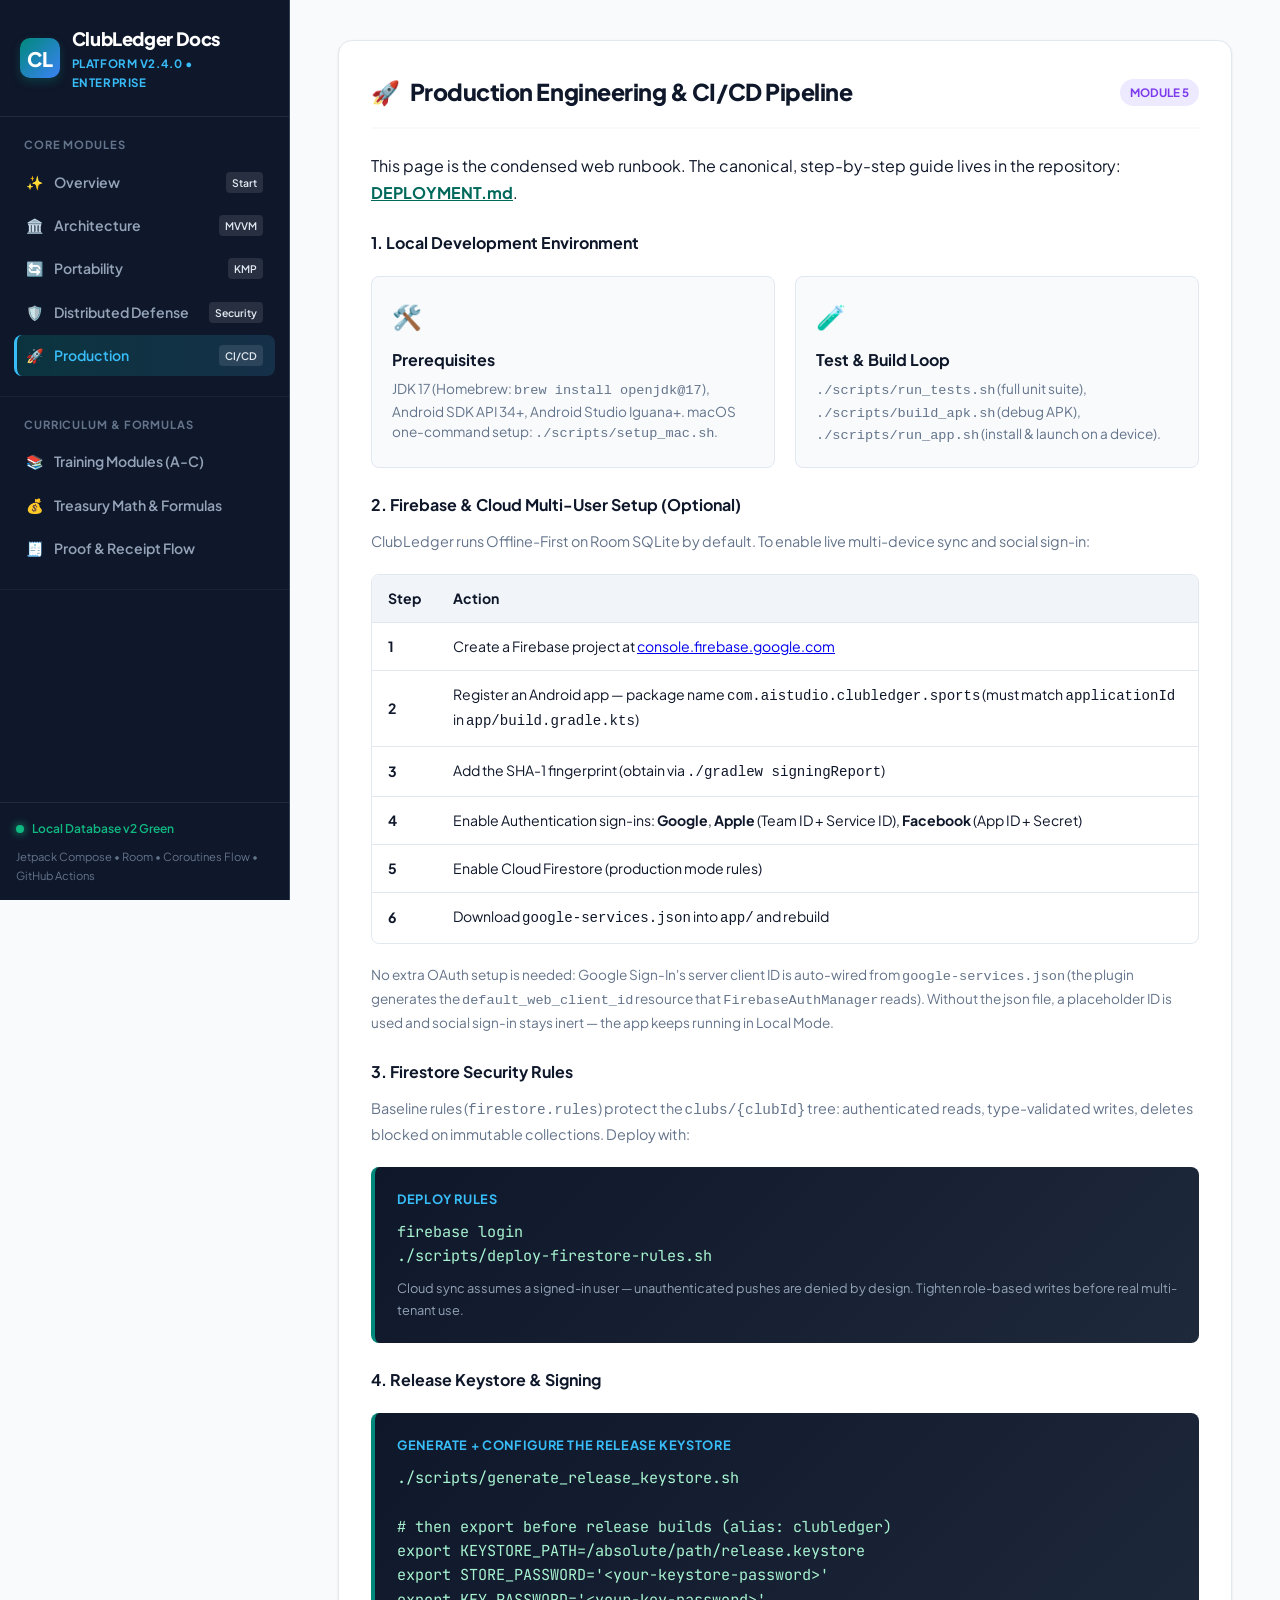
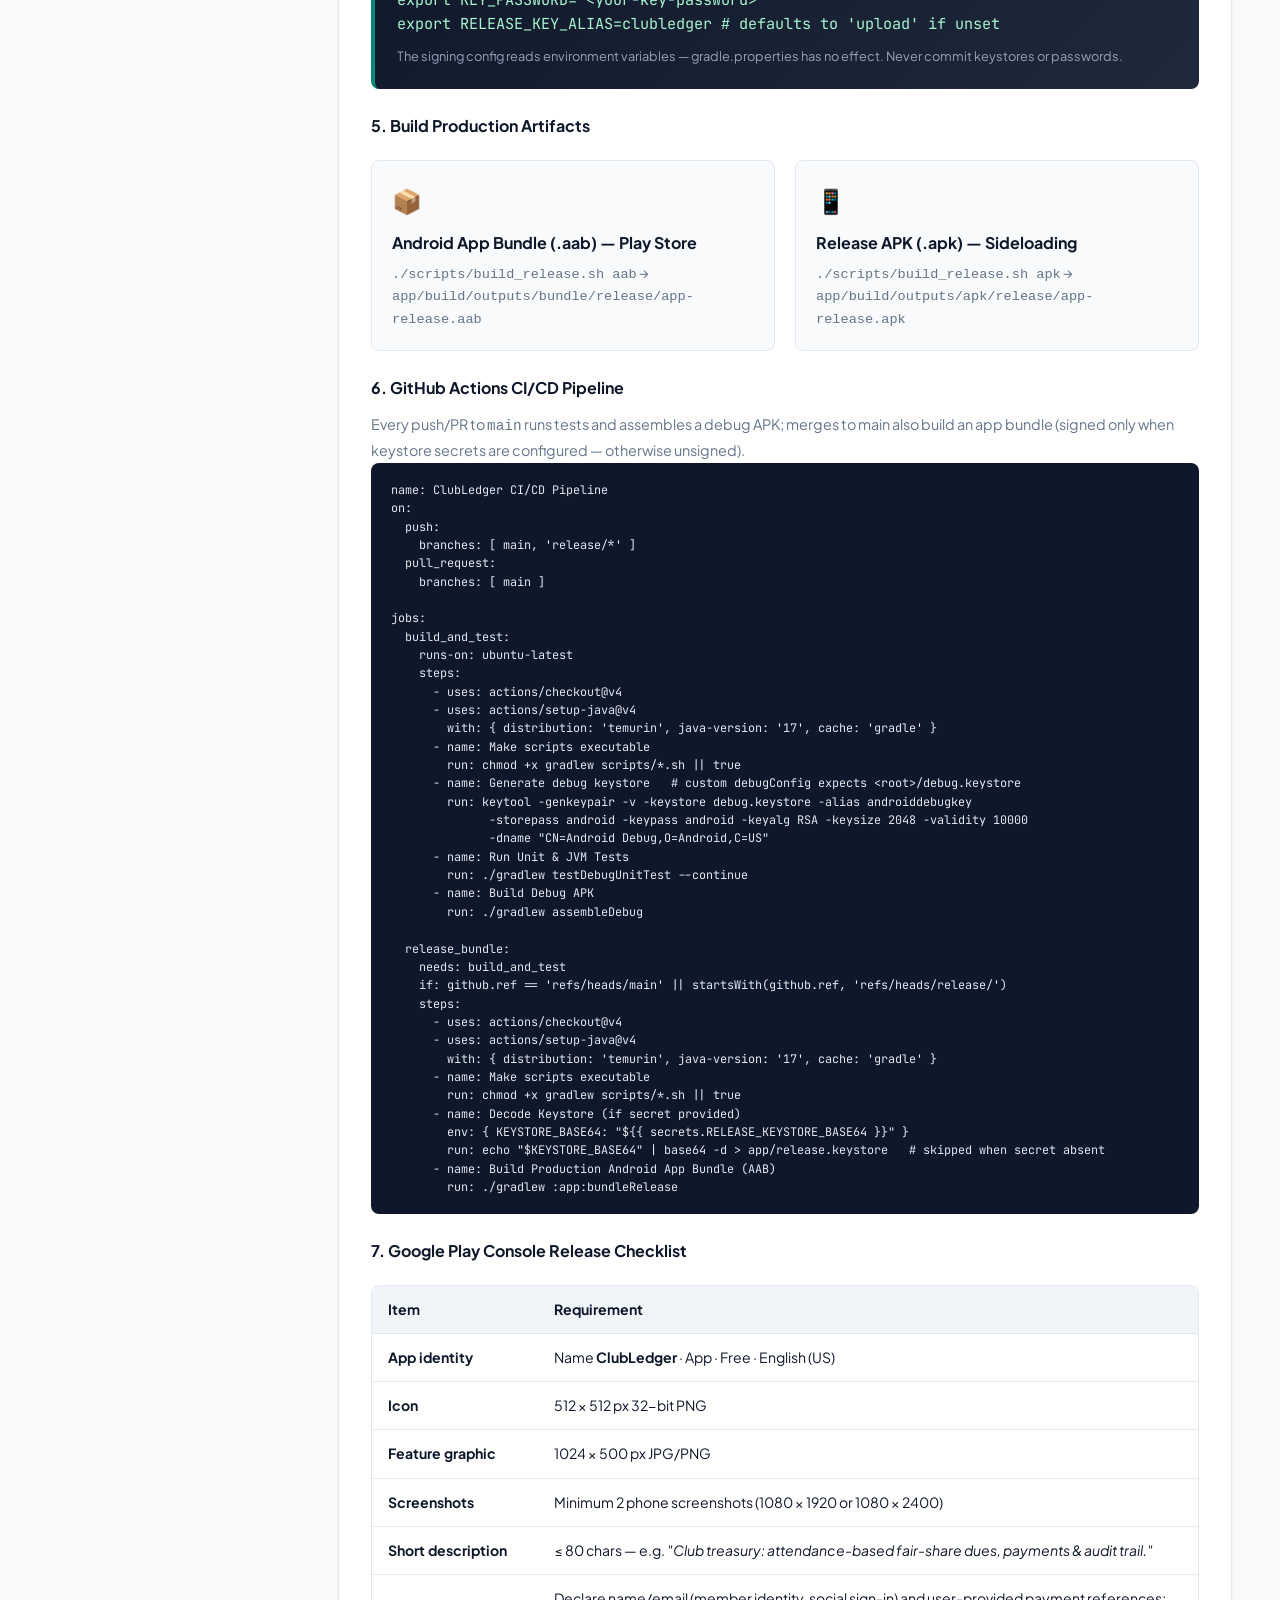
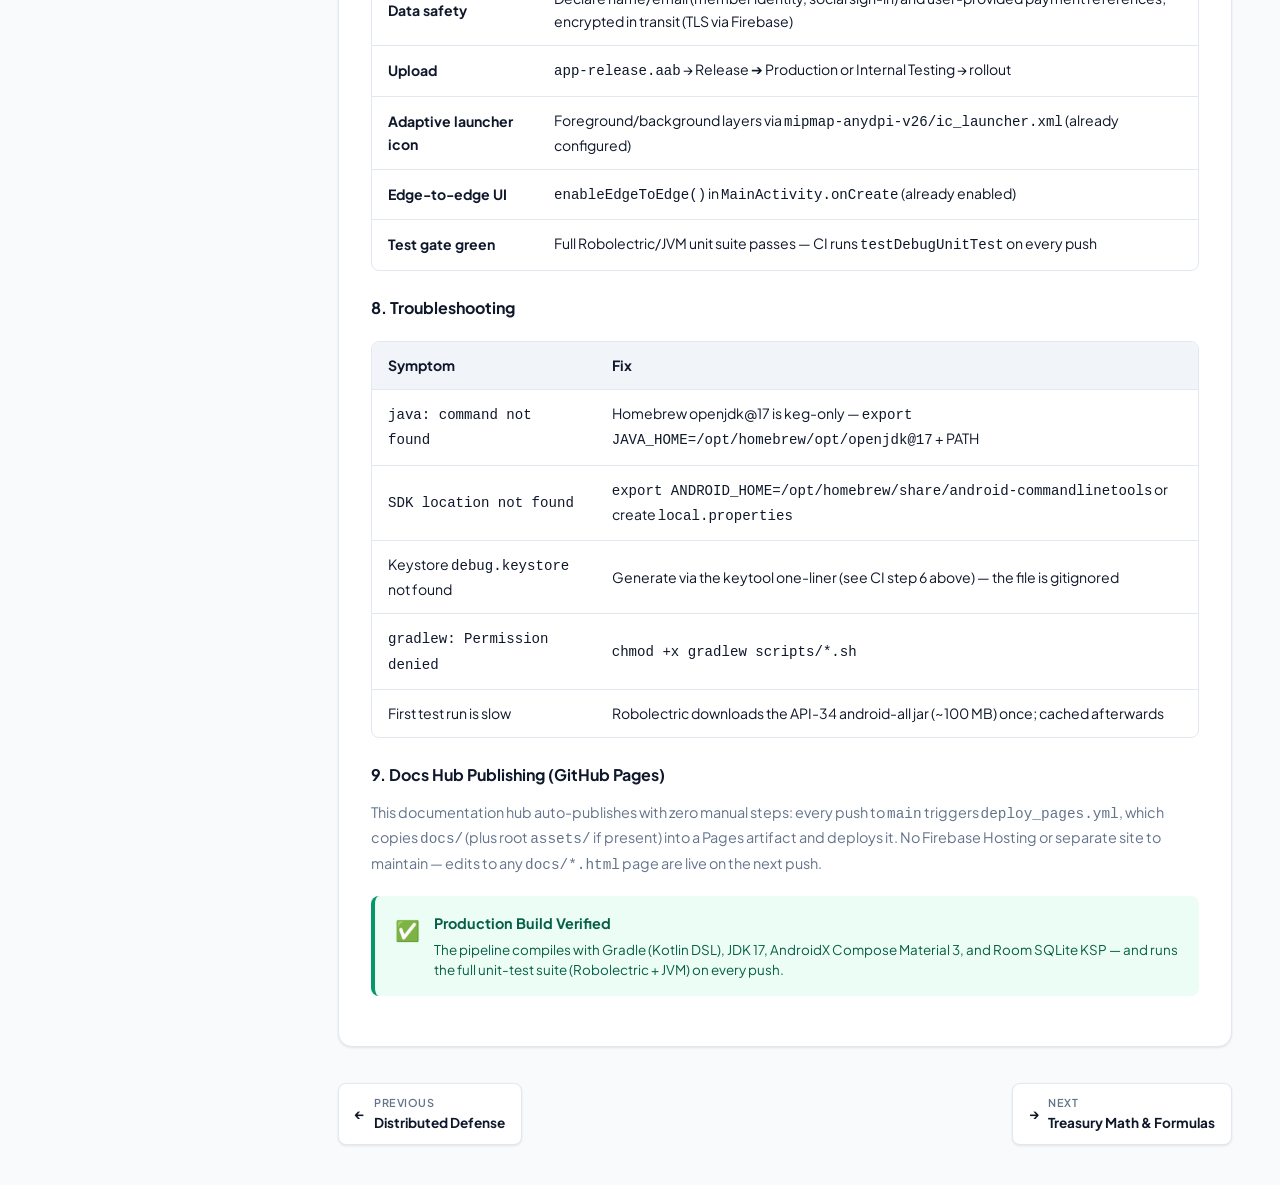
<file: docs/production.html>
<!DOCTYPE html>
<html lang="en">
<head>
  <meta charset="UTF-8" />
  <meta name="viewport" content="width=device-width, initial-scale=1.0" />
  <title>Production Engineering & CI/CD Pipeline - ClubLedger Docs</title>
  <meta name="description" content="ClubLedger production runbook: Firebase & cloud setup, Firestore rules, release signing, AAB/APK builds, CI/CD pipeline, Play Store checklist, and troubleshooting." />
  <link rel="preconnect" href="https://fonts.googleapis.com">
  <link rel="preconnect" href="https://fonts.gstatic.com" crossorigin>
  <link href="https://fonts.googleapis.com/css2?family=Plus+Jakarta+Sans:wght@400;500;600;700;800&family=JetBrains+Mono:wght@400;600;700&display=swap" rel="stylesheet">
  <link rel="stylesheet" href="styles.css">
  <style>
    /* Page-local dark code panel (same treatment as portability.html) */
    .code-panel { background: #0F172A; border-radius: var(--radius-sm); padding: 18px 20px; color: #F8FAFC; }
    .code-panel pre { margin: 0; font-family: 'JetBrains Mono', monospace; font-size: 0.74rem; line-height: 1.55; color: #E2E8F0; overflow-x: auto; }
  </style>
</head>
<body>

  <button class="mobile-nav-toggle" onclick="toggleNav()" title="Toggle Navigation">☰</button>

  <aside id="sidebar">
    <div class="brand-section">
      <div class="brand-icon">CL</div>
      <div>
        <div class="brand-title">ClubLedger Docs</div>
        <div class="brand-sub"><a href="index.html" style="color:inherit;text-decoration:none;">Platform v2.4.0 • Enterprise</a></div>
      </div>
    </div>

    <div class="nav-group">
      <div class="nav-label">Core Modules</div>
      <a href="index.html" class="nav-link">
        <span>✨</span> Overview
        <span class="badge">Start</span>
      </a>
      <a href="architecture.html" class="nav-link">
        <span>🏛️</span> Architecture
        <span class="badge">MVVM</span>
      </a>
      <a href="portability.html" class="nav-link">
        <span>🔄</span> Portability
        <span class="badge">KMP</span>
      </a>
      <a href="defense.html" class="nav-link">
        <span>🛡️</span> Distributed Defense
        <span class="badge">Security</span>
      </a>
      <a href="production.html" class="nav-link active">
        <span>🚀</span> Production
        <span class="badge">CI/CD</span>
      </a>
    </div>

    <div class="nav-group">
      <div class="nav-label">Curriculum & Formulas</div>
      <a href="training.html" class="nav-link">
        <span>📚</span> Training Modules (A-C)
      </a>
      <a href="financial.html" class="nav-link">
        <span>💰</span> Treasury Math & Formulas
      </a>
      <a href="receipts.html" class="nav-link">
        <span>🧾</span> Proof & Receipt Flow
      </a>
    </div>

    <div class="sidebar-footer">
      <div class="app-status">
        <span class="status-dot"></span>
        <span>Local Database v2 Green</span>
      </div>
      <div style="color: #64748B; font-size: 0.7rem;">
        Jetpack Compose • Room • Coroutines Flow • GitHub Actions
      </div>
    </div>
  </aside>

  <main>

    <section id="production" class="doc-section">
      <div class="section-header">
        <div class="section-title">
          <span>🚀</span> Production Engineering & CI/CD Pipeline
        </div>
        <span class="section-badge badge-purple">Module 5</span>
      </div>

      <p>
        This page is the condensed web runbook. The canonical, step-by-step guide lives in the repository:
        <a href="https://github.com/TRANTANKHOA/ClubLedger/blob/main/DEPLOYMENT.md" target="_blank" rel="noopener noreferrer" style="color: var(--primary-dark); font-weight: 700;">DEPLOYMENT.md</a>.
      </p>

      <!-- 1. Local environment -->
      <h4 style="margin: 24px 0 12px; font-weight: 700;">1. Local Development Environment</h4>
      <div class="grid-2">
        <div class="feature-card">
          <div class="feature-icon">🛠️</div>
          <h4>Prerequisites</h4>
          <p>JDK 17 (Homebrew: <code>brew install openjdk@17</code>), Android SDK API 34+, Android Studio Iguana+. macOS one-command setup: <code>./scripts/setup_mac.sh</code>.</p>
        </div>
        <div class="feature-card">
          <div class="feature-icon">🧪</div>
          <h4>Test & Build Loop</h4>
          <p><code>./scripts/run_tests.sh</code> (full unit suite), <code>./scripts/build_apk.sh</code> (debug APK), <code>./scripts/run_app.sh</code> (install & launch on a device).</p>
        </div>
      </div>

      <!-- 2. Firebase -->
      <h4 style="margin: 24px 0 12px; font-weight: 700;">2. Firebase & Cloud Multi-User Setup (Optional)</h4>
      <p style="font-size: 0.9rem; color: var(--text-muted);">
        ClubLedger runs Offline-First on Room SQLite by default. To enable live multi-device sync and social sign-in:
      </p>
      <div class="table-container">
        <table>
          <thead>
            <tr><th>Step</th><th>Action</th></tr>
          </thead>
          <tbody>
            <tr><td><strong>1</strong></td><td>Create a Firebase project at <a href="https://console.firebase.google.com/" target="_blank" rel="noopener noreferrer">console.firebase.google.com</a></td></tr>
            <tr><td><strong>2</strong></td><td>Register an Android app — package name <code>com.aistudio.clubledger.sports</code> (must match <code>applicationId</code> in <code>app/build.gradle.kts</code>)</td></tr>
            <tr><td><strong>3</strong></td><td>Add the SHA-1 fingerprint (obtain via <code>./gradlew signingReport</code>)</td></tr>
            <tr><td><strong>4</strong></td><td>Enable Authentication sign-ins: <strong>Google</strong>, <strong>Apple</strong> (Team ID + Service ID), <strong>Facebook</strong> (App ID + Secret)</td></tr>
            <tr><td><strong>5</strong></td><td>Enable Cloud Firestore (production mode rules)</td></tr>
            <tr><td><strong>6</strong></td><td>Download <code>google-services.json</code> into <code>app/</code> and rebuild</td></tr>
          </tbody>
        </table>
      </div>
      <p style="font-size: 0.85rem; color: var(--text-muted); margin-top: 8px;">
        No extra OAuth setup is needed: Google Sign-In's server client ID is auto-wired from <code>google-services.json</code> (the plugin generates the <code>default_web_client_id</code> resource that <code>FirebaseAuthManager</code> reads). Without the json file, a placeholder ID is used and social sign-in stays inert — the app keeps running in Local Mode.
      </p>

      <!-- 3. Firestore rules -->
      <h4 style="margin: 24px 0 12px; font-weight: 700;">3. Firestore Security Rules</h4>
      <p style="font-size: 0.9rem; color: var(--text-muted);">
        Baseline rules (<code>firestore.rules</code>) protect the <code>clubs/{clubId}</code> tree: authenticated reads, type-validated writes, deletes blocked on immutable collections. Deploy with:
      </p>
      <div class="formula-box">
        <div class="formula-title">Deploy rules</div>
        <div class="formula-code">firebase login<br>./scripts/deploy-firestore-rules.sh</div>
        <div class="formula-expl">
          Cloud sync assumes a signed-in user — unauthenticated pushes are denied by design. Tighten role-based writes before real multi-tenant use.
        </div>
      </div>

      <!-- 4. Signing -->
      <h4 style="margin: 24px 0 12px; font-weight: 700;">4. Release Keystore & Signing</h4>
      <div class="formula-box">
        <div class="formula-title">Generate + configure the release keystore</div>
        <div class="formula-code">./scripts/generate_release_keystore.sh<br><br># then export before release builds (alias: clubledger)<br>export KEYSTORE_PATH=/absolute/path/release.keystore<br>export STORE_PASSWORD='&lt;your-keystore-password&gt;'<br>export KEY_PASSWORD='&lt;your-key-password&gt;'<br>export RELEASE_KEY_ALIAS=clubledger   # defaults to 'upload' if unset</div>
        <div class="formula-expl">
          The signing config reads environment variables — gradle.properties has no effect. Never commit keystores or passwords.
        </div>
      </div>

      <!-- 5. Artifacts -->
      <h4 style="margin: 24px 0 12px; font-weight: 700;">5. Build Production Artifacts</h4>
      <div class="grid-2">
        <div class="feature-card">
          <div class="feature-icon">📦</div>
          <h4>Android App Bundle (.aab) — Play Store</h4>
          <p><code>./scripts/build_release.sh aab</code> → <code>app/build/outputs/bundle/release/app-release.aab</code></p>
        </div>
        <div class="feature-card">
          <div class="feature-icon">📱</div>
          <h4>Release APK (.apk) — Sideloading</h4>
          <p><code>./scripts/build_release.sh apk</code> → <code>app/build/outputs/apk/release/app-release.apk</code></p>
        </div>
      </div>

      <!-- 6. CI/CD -->
      <h4 style="margin: 24px 0 12px; font-weight: 700;">6. GitHub Actions CI/CD Pipeline</h4>
      <p style="font-size: 0.9rem; color: var(--text-muted);">
        Every push/PR to <code>main</code> runs tests and assembles a debug APK; merges to main also build an app bundle (signed only when keystore secrets are configured — otherwise unsigned).
      </p>
      <div class="code-panel"><pre>name: ClubLedger CI/CD Pipeline
on:
  push:
    branches: [ main, 'release/*' ]
  pull_request:
    branches: [ main ]

jobs:
  build_and_test:
    runs-on: ubuntu-latest
    steps:
      - uses: actions/checkout@v4
      - uses: actions/setup-java@v4
        with: { distribution: 'temurin', java-version: '17', cache: 'gradle' }
      - name: Make scripts executable
        run: chmod +x gradlew scripts/*.sh || true
      - name: Generate debug keystore   # custom debugConfig expects &lt;root&gt;/debug.keystore
        run: keytool -genkeypair -v -keystore debug.keystore -alias androiddebugkey
              -storepass android -keypass android -keyalg RSA -keysize 2048 -validity 10000
              -dname "CN=Android Debug,O=Android,C=US"
      - name: Run Unit &amp; JVM Tests
        run: ./gradlew testDebugUnitTest --continue
      - name: Build Debug APK
        run: ./gradlew assembleDebug

  release_bundle:
    needs: build_and_test
    if: github.ref == 'refs/heads/main' || startsWith(github.ref, 'refs/heads/release/')
    steps:
      - uses: actions/checkout@v4
      - uses: actions/setup-java@v4
        with: { distribution: 'temurin', java-version: '17', cache: 'gradle' }
      - name: Make scripts executable
        run: chmod +x gradlew scripts/*.sh || true
      - name: Decode Keystore (if secret provided)
        env: { KEYSTORE_BASE64: "${{ secrets.RELEASE_KEYSTORE_BASE64 }}" }
        run: echo "$KEYSTORE_BASE64" | base64 -d &gt; app/release.keystore   # skipped when secret absent
      - name: Build Production Android App Bundle (AAB)
        run: ./gradlew :app:bundleRelease</pre></div>

      <!-- 7. Play checklist -->
      <h4 style="margin: 24px 0 12px; font-weight: 700;">7. Google Play Console Release Checklist</h4>
      <div class="table-container">
        <table>
          <thead>
            <tr><th>Item</th><th>Requirement</th></tr>
          </thead>
          <tbody>
            <tr><td><strong>App identity</strong></td><td>Name <strong>ClubLedger</strong> · App · Free · English (US)</td></tr>
            <tr><td><strong>Icon</strong></td><td>512 × 512 px 32-bit PNG</td></tr>
            <tr><td><strong>Feature graphic</strong></td><td>1024 × 500 px JPG/PNG</td></tr>
            <tr><td><strong>Screenshots</strong></td><td>Minimum 2 phone screenshots (1080 × 1920 or 1080 × 2400)</td></tr>
            <tr><td><strong>Short description</strong></td><td>≤ 80 chars — e.g. <em>"Club treasury: attendance-based fair-share dues, payments &amp; audit trail."</em></td></tr>
            <tr><td><strong>Data safety</strong></td><td>Declare name/email (member identity, social sign-in) and user-provided payment references; encrypted in transit (TLS via Firebase)</td></tr>
            <tr><td><strong>Upload</strong></td><td><code>app-release.aab</code> → Release ➔ Production or Internal Testing → rollout</td></tr>
            <tr><td><strong>Adaptive launcher icon</strong></td><td>Foreground/background layers via <code>mipmap-anydpi-v26/ic_launcher.xml</code> (already configured)</td></tr>
            <tr><td><strong>Edge-to-edge UI</strong></td><td><code>enableEdgeToEdge()</code> in <code>MainActivity.onCreate</code> (already enabled)</td></tr>
            <tr><td><strong>Test gate green</strong></td><td>Full Robolectric/JVM unit suite passes — CI runs <code>testDebugUnitTest</code> on every push</td></tr>
          </tbody>
        </table>
      </div>

      <!-- 8. Troubleshooting -->
      <h4 style="margin: 24px 0 12px; font-weight: 700;">8. Troubleshooting</h4>
      <div class="table-container">
        <table>
          <thead>
            <tr><th>Symptom</th><th>Fix</th></tr>
          </thead>
          <tbody>
            <tr><td><code>java: command not found</code></td><td>Homebrew openjdk@17 is keg-only — <code>export JAVA_HOME=/opt/homebrew/opt/openjdk@17</code> + PATH</td></tr>
            <tr><td><code>SDK location not found</code></td><td><code>export ANDROID_HOME=/opt/homebrew/share/android-commandlinetools</code> or create <code>local.properties</code></td></tr>
            <tr><td>Keystore <code>debug.keystore</code> not found</td><td>Generate via the keytool one-liner (see CI step 6 above) — the file is gitignored</td></tr>
            <tr><td><code>gradlew: Permission denied</code></td><td><code>chmod +x gradlew scripts/*.sh</code></td></tr>
            <tr><td>First test run is slow</td><td>Robolectric downloads the API-34 android-all jar (~100 MB) once; cached afterwards</td></tr>
          </tbody>
        </table>
      </div>

      <!-- 9. Docs hub publishing -->
      <h4 style="margin: 24px 0 12px; font-weight: 700;">9. Docs Hub Publishing (GitHub Pages)</h4>
      <p style="font-size: 0.9rem; color: var(--text-muted);">
        This documentation hub auto-publishes with zero manual steps: every push to <code>main</code> triggers
        <code>deploy_pages.yml</code>, which copies <code>docs/</code> (plus root <code>assets/</code> if present) into a
        Pages artifact and deploys it. No Firebase Hosting or separate site to maintain — edits to any
        <code>docs/*.html</code> page are live on the next push.
      </p>

      <div class="callout callout-success">
        <div class="callout-icon">✅</div>
        <div class="callout-text">
          <h5>Production Build Verified</h5>
          <p>The pipeline compiles with Gradle (Kotlin DSL), JDK 17, AndroidX Compose Material 3, and Room SQLite KSP — and runs the full unit-test suite (Robolectric + JVM) on every push.</p>
        </div>
      </div>
    </section>

    <div class="pager">
        <a href="defense.html"><span>←</span><span><span class="pager-label">Previous</span>Distributed Defense</span></a>
        <a href="financial.html"><span>→</span><span><span class="pager-label">Next</span>Treasury Math &amp; Formulas</span></a>
    </div>
  </main>

  <script>
    function toggleNav() {
      const sidebar = document.getElementById('sidebar');
      sidebar.classList.toggle('open');
    }
  </script>
</body>
</html>
</file>
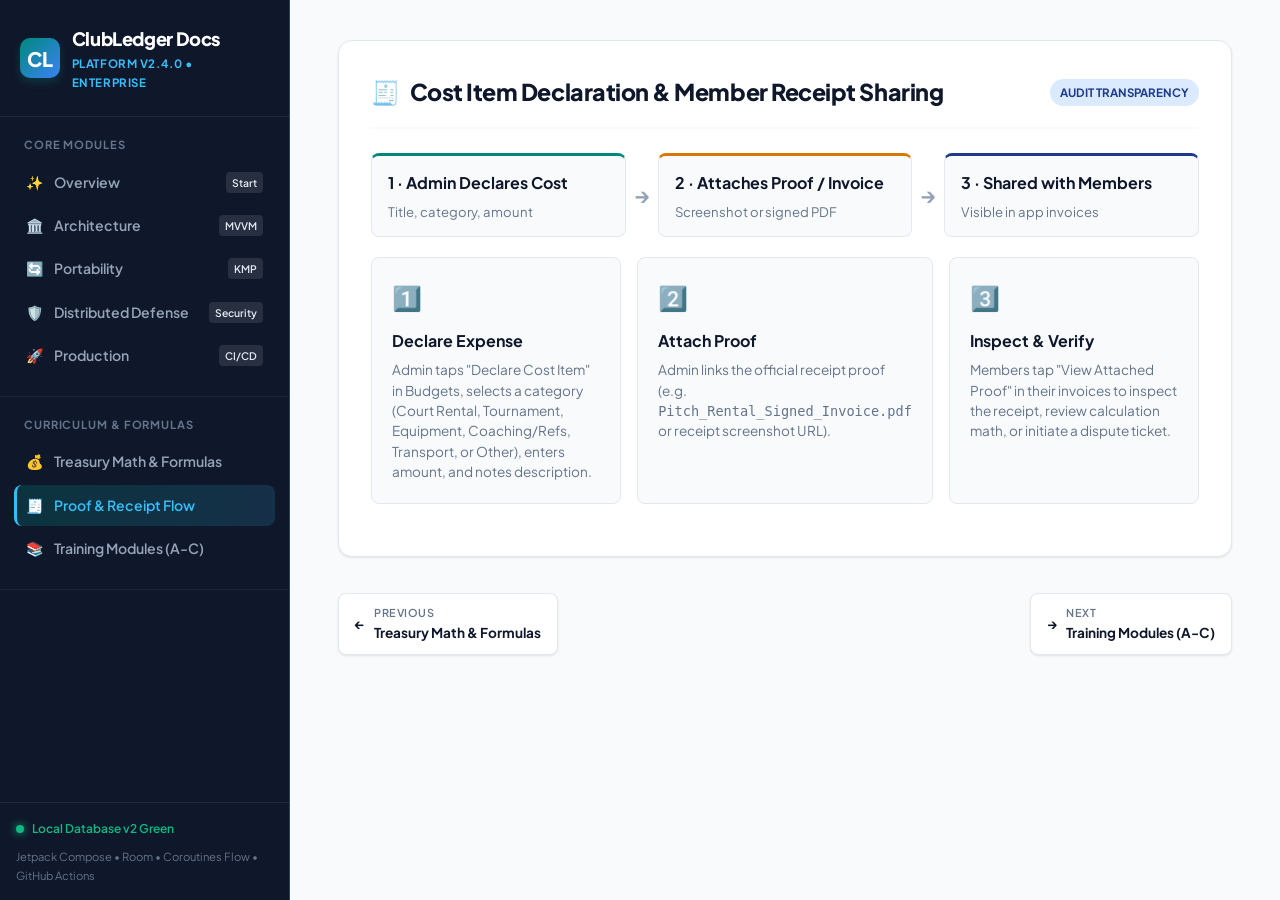
<file: docs/receipts.html>
<!DOCTYPE html>
<html lang="en">
<head>
  <meta charset="UTF-8" />
  <meta name="viewport" content="width=device-width, initial-scale=1.0" />
  <title>Cost Declaration & Member Receipt Sharing - ClubLedger Docs</title>
  <meta name="description" content="ClubLedger cost declaration and receipt sharing: admins declare expenses with attached invoice proofs, members inspect the proof and calculation math or raise a dispute straight from their invoices." />
  <link rel="preconnect" href="https://fonts.googleapis.com">
  <link rel="preconnect" href="https://fonts.gstatic.com" crossorigin>
  <link href="https://fonts.googleapis.com/css2?family=Plus+Jakarta+Sans:wght@400;500;600;700;800&family=JetBrains+Mono:wght@400;600;700&display=swap" rel="stylesheet">
  <link rel="stylesheet" href="styles.css">
</head>
<body>

  <button class="mobile-nav-toggle" onclick="toggleNav()" title="Toggle Navigation">☰</button>

  <aside id="sidebar">
    <div class="brand-section">
      <div class="brand-icon">CL</div>
      <div>
        <div class="brand-title">ClubLedger Docs</div>
        <div class="brand-sub"><a href="index.html" style="color:inherit;text-decoration:none;">Platform v2.4.0 • Enterprise</a></div>
      </div>
    </div>

    <div class="nav-group">
      <div class="nav-label">Core Modules</div>
      <a href="index.html" class="nav-link">
        <span>✨</span> Overview
        <span class="badge">Start</span>
      </a>
      <a href="architecture.html" class="nav-link">
        <span>🏛️</span> Architecture
        <span class="badge">MVVM</span>
      </a>
      <a href="portability.html" class="nav-link">
        <span>🔄</span> Portability
        <span class="badge">KMP</span>
      </a>
      <a href="defense.html" class="nav-link">
        <span>🛡️</span> Distributed Defense
        <span class="badge">Security</span>
      </a>
      <a href="production.html" class="nav-link">
        <span>🚀</span> Production
        <span class="badge">CI/CD</span>
      </a>
    </div>

    <div class="nav-group">
      <div class="nav-label">Curriculum & Formulas</div>
      <a href="financial.html" class="nav-link">
        <span>💰</span> Treasury Math & Formulas
      </a>
      <a href="receipts.html" class="nav-link active">
        <span>🧾</span> Proof & Receipt Flow
      </a>
      <a href="training.html" class="nav-link">
        <span>📚</span> Training Modules (A-C)
      </a>
    </div>

    <div class="sidebar-footer">
      <div class="app-status">
        <span class="status-dot"></span>
        <span>Local Database v2 Green</span>
      </div>
      <div style="color: #64748B; font-size: 0.7rem;">
        Jetpack Compose • Room • Coroutines Flow • GitHub Actions
      </div>
    </div>
  </aside>

  <main>

    <section id="receipt-sharing" class="doc-section">
      <div class="section-header">
        <div class="section-title">
          <span>🧾</span> Cost Item Declaration & Member Receipt Sharing
        </div>
        <span class="section-badge badge-navy">Audit Transparency</span>
      </div>

      <div style="display:flex; align-items:stretch; gap:8px; flex-wrap:wrap; margin:18px 0 6px;">
        <div style="flex:1 1 220px; background:#F8FAFC; border:1px solid var(--border); border-top:3px solid var(--primary,#00897B); border-radius:var(--radius-sm); padding:14px 16px;">
          <div style="font-weight:700; color:var(--navy-dark); margin-bottom:4px;">1 · Admin Declares Cost</div>
          <div style="font-size:0.82rem; color:var(--text-muted);">Title, category, amount</div>
        </div>
        <div style="align-self:center; color:#94A3B8; font-size:1.3rem; font-weight:700;">→</div>
        <div style="flex:1 1 220px; background:#F8FAFC; border:1px solid var(--border); border-top:3px solid #D97706; border-radius:var(--radius-sm); padding:14px 16px;">
          <div style="font-weight:700; color:var(--navy-dark); margin-bottom:4px;">2 · Attaches Proof / Invoice</div>
          <div style="font-size:0.82rem; color:var(--text-muted);">Screenshot or signed PDF</div>
        </div>
        <div style="align-self:center; color:#94A3B8; font-size:1.3rem; font-weight:700;">→</div>
        <div style="flex:1 1 220px; background:#F8FAFC; border:1px solid var(--border); border-top:3px solid #1E3A8A; border-radius:var(--radius-sm); padding:14px 16px;">
          <div style="font-weight:700; color:var(--navy-dark); margin-bottom:4px;">3 · Shared with Members</div>
          <div style="font-size:0.82rem; color:var(--text-muted);">Visible in app invoices</div>
        </div>
      </div>

      <div class="grid-3">
        <div class="feature-card">
          <div class="feature-icon">1️⃣</div>
          <h4>Declare Expense</h4>
          <p>Admin taps "Declare Cost Item" in Budgets, selects a category (Court Rental, Tournament, Equipment, Coaching/Refs, Transport, or Other), enters amount, and notes description.</p>
        </div>
        <div class="feature-card">
          <div class="feature-icon">2️⃣</div>
          <h4>Attach Proof</h4>
          <p>Admin links the official receipt proof (e.g. <code>Pitch_Rental_Signed_Invoice.pdf</code> or receipt screenshot URL).</p>
        </div>
        <div class="feature-card">
          <div class="feature-icon">3️⃣</div>
          <h4>Inspect & Verify</h4>
          <p>Members tap "View Attached Proof" in their invoices to inspect the receipt, review calculation math, or initiate a dispute ticket.</p>
        </div>
      </div>
    </section>

    <div class="pager">
        <a href="financial.html"><span>←</span><span><span class="pager-label">Previous</span>Treasury Math & Formulas</span></a>
        <a href="training.html"><span>→</span><span><span class="pager-label">Next</span>Training Modules (A-C)</span></a>
    </div>

  </main>

  <script>
    function toggleNav() {
      const sidebar = document.getElementById('sidebar');
      sidebar.classList.toggle('open');
    }
  </script>
</body>
</html>
</file>
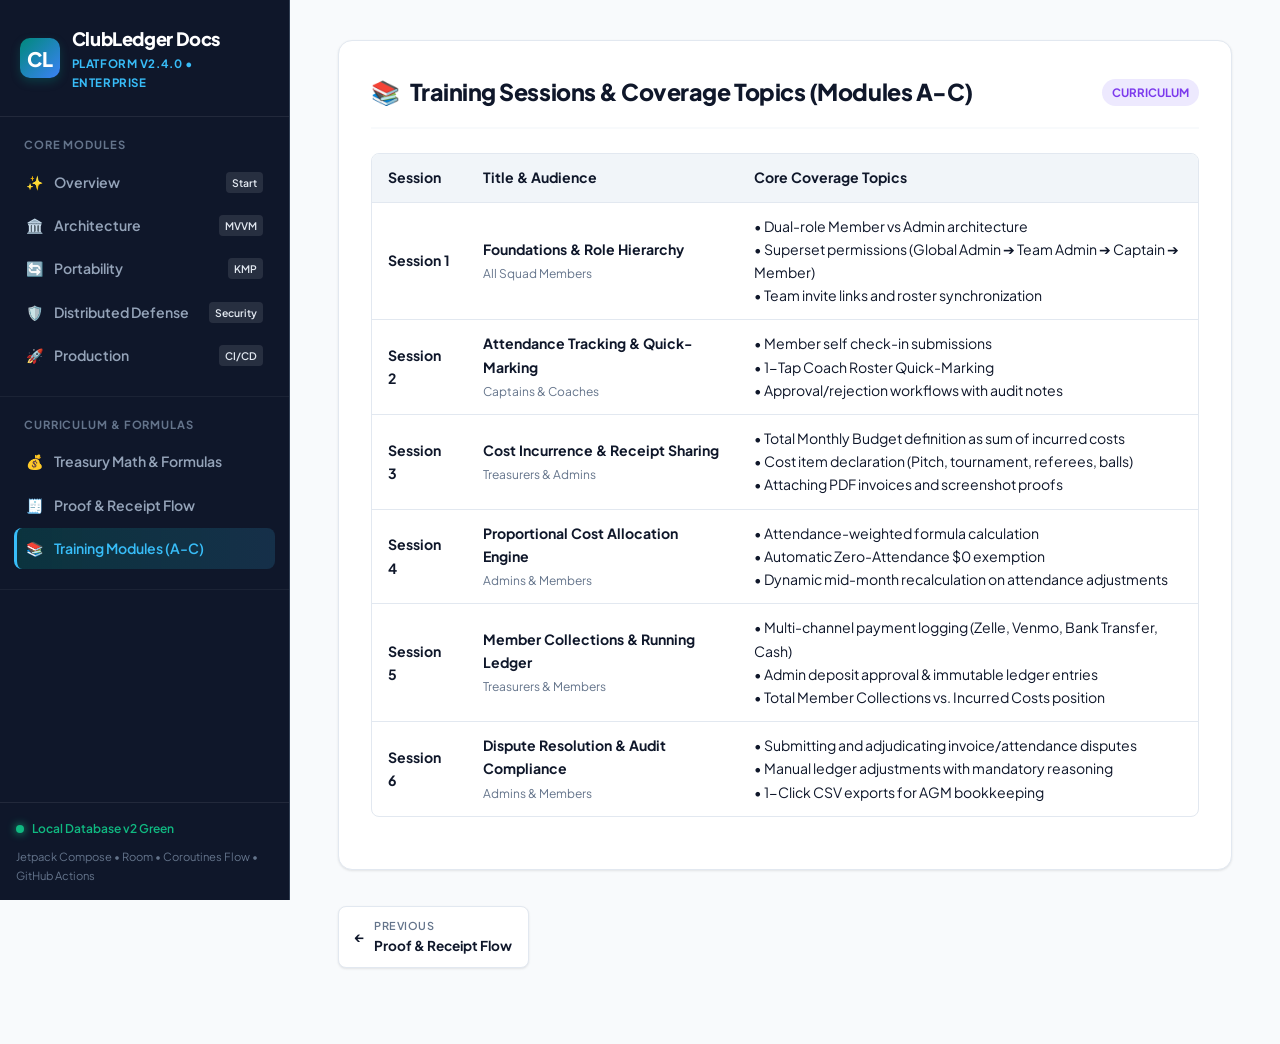
<file: docs/training.html>
<!DOCTYPE html>
<html lang="en">
<head>
  <meta charset="UTF-8" />
  <meta name="viewport" content="width=device-width, initial-scale=1.0" />
  <title>Training Sessions & Coverage Topics - ClubLedger Docs</title>
  <meta name="description" content="ClubLedger training curriculum (Modules A-C): six sessions covering roles and permissions, attendance tracking, cost declaration and receipts, proportional allocation, member collections and the running ledger, and dispute resolution with audit exports." />
  <link rel="preconnect" href="https://fonts.googleapis.com">
  <link rel="preconnect" href="https://fonts.gstatic.com" crossorigin>
  <link href="https://fonts.googleapis.com/css2?family=Plus+Jakarta+Sans:wght@400;500;600;700;800&family=JetBrains+Mono:wght@400;600;700&display=swap" rel="stylesheet">
  <link rel="stylesheet" href="styles.css">
</head>
<body>

  <button class="mobile-nav-toggle" onclick="toggleNav()" title="Toggle Navigation">☰</button>

  <aside id="sidebar">
    <div class="brand-section">
      <div class="brand-icon">CL</div>
      <div>
        <div class="brand-title">ClubLedger Docs</div>
        <div class="brand-sub"><a href="index.html" style="color:inherit;text-decoration:none;">Platform v2.4.0 • Enterprise</a></div>
      </div>
    </div>

    <div class="nav-group">
      <div class="nav-label">Core Modules</div>
      <a href="index.html" class="nav-link">
        <span>✨</span> Overview
        <span class="badge">Start</span>
      </a>
      <a href="architecture.html" class="nav-link">
        <span>🏛️</span> Architecture
        <span class="badge">MVVM</span>
      </a>
      <a href="portability.html" class="nav-link">
        <span>🔄</span> Portability
        <span class="badge">KMP</span>
      </a>
      <a href="defense.html" class="nav-link">
        <span>🛡️</span> Distributed Defense
        <span class="badge">Security</span>
      </a>
      <a href="production.html" class="nav-link">
        <span>🚀</span> Production
        <span class="badge">CI/CD</span>
      </a>
    </div>

    <div class="nav-group">
      <div class="nav-label">Curriculum & Formulas</div>
      <a href="financial.html" class="nav-link">
        <span>💰</span> Treasury Math & Formulas
      </a>
      <a href="receipts.html" class="nav-link">
        <span>🧾</span> Proof & Receipt Flow
      </a>
      <a href="training.html" class="nav-link active">
        <span>📚</span> Training Modules (A-C)
      </a>
    </div>

    <div class="sidebar-footer">
      <div class="app-status">
        <span class="status-dot"></span>
        <span>Local Database v2 Green</span>
      </div>
      <div style="color: #64748B; font-size: 0.7rem;">
        Jetpack Compose • Room • Coroutines Flow • GitHub Actions
      </div>
    </div>
  </aside>

  <main>

    <section id="training" class="doc-section">
      <div class="section-header">
        <div class="section-title">
          <span>📚</span> Training Sessions & Coverage Topics (Modules A-C)
        </div>
        <span class="section-badge badge-purple">Curriculum</span>
      </div>

      <div class="table-container">
        <table>
          <thead>
            <tr>
              <th>Session</th>
              <th>Title & Audience</th>
              <th>Core Coverage Topics</th>
            </tr>
          </thead>
          <tbody>
            <tr>
              <td><strong>Session 1</strong></td>
              <td><strong>Foundations & Role Hierarchy</strong><br><span style="color:#64748B; font-size:0.75rem;">All Squad Members</span></td>
              <td>• Dual-role Member vs Admin architecture<br>• Superset permissions (Global Admin ➔ Team Admin ➔ Captain ➔ Member)<br>• Team invite links and roster synchronization</td>
            </tr>
            <tr>
              <td><strong>Session 2</strong></td>
              <td><strong>Attendance Tracking & Quick-Marking</strong><br><span style="color:#64748B; font-size:0.75rem;">Captains & Coaches</span></td>
              <td>• Member self check-in submissions<br>• 1-Tap Coach Roster Quick-Marking<br>• Approval/rejection workflows with audit notes</td>
            </tr>
            <tr>
              <td><strong>Session 3</strong></td>
              <td><strong>Cost Incurrence & Receipt Sharing</strong><br><span style="color:#64748B; font-size:0.75rem;">Treasurers & Admins</span></td>
              <td>• Total Monthly Budget definition as sum of incurred costs<br>• Cost item declaration (Pitch, tournament, referees, balls)<br>• Attaching PDF invoices and screenshot proofs</td>
            </tr>
            <tr>
              <td><strong>Session 4</strong></td>
              <td><strong>Proportional Cost Allocation Engine</strong><br><span style="color:#64748B; font-size:0.75rem;">Admins & Members</span></td>
              <td>• Attendance-weighted formula calculation<br>• Automatic Zero-Attendance $0 exemption<br>• Dynamic mid-month recalculation on attendance adjustments</td>
            </tr>
            <tr>
              <td><strong>Session 5</strong></td>
              <td><strong>Member Collections & Running Ledger</strong><br><span style="color:#64748B; font-size:0.75rem;">Treasurers & Members</span></td>
              <td>• Multi-channel payment logging (Zelle, Venmo, Bank Transfer, Cash)<br>• Admin deposit approval & immutable ledger entries<br>• Total Member Collections vs. Incurred Costs position</td>
            </tr>
            <tr>
              <td><strong>Session 6</strong></td>
              <td><strong>Dispute Resolution & Audit Compliance</strong><br><span style="color:#64748B; font-size:0.75rem;">Admins & Members</span></td>
              <td>• Submitting and adjudicating invoice/attendance disputes<br>• Manual ledger adjustments with mandatory reasoning<br>• 1-Click CSV exports for AGM bookkeeping</td>
            </tr>
          </tbody>
        </table>
      </div>
    </section>

    <div class="pager">
        <a href="receipts.html"><span>←</span><span><span class="pager-label">Previous</span>Proof & Receipt Flow</span></a>
        <span></span>
    </div>

  </main>

  <script>
    function toggleNav() {
      const sidebar = document.getElementById('sidebar');
      sidebar.classList.toggle('open');
    }
  </script>
</body>
</html>
</file>
<file: docs/styles.css>
:root {
  --primary: #00897B;
  --primary-dark: #00695C;
  --primary-light: #E0F2F1;
  --primary-container: #CCFBF1;
  --navy: #1E3A8A;
  --navy-dark: #0F172A;
  --navy-light: #3B82F6;
  --amber: #D97706;
  --amber-bg: #FEF3C7;
  --emerald: #059669;
  --emerald-bg: #ECFDF5;
  --rose: #E11D48;
  --rose-bg: #FFE4E6;
  --purple: #7C3AED;
  --purple-bg: #EDE9FE;
  --bg: #F8FAFC;
  --card-bg: #FFFFFF;
  --sidebar-bg: #0F172A;
  --sidebar-text: #94A3B8;
  --sidebar-active: #38BDF8;
  --text-main: #0F172A;
  --text-muted: #64748B;
  --border: #E2E8F0;
  --border-dark: #334155;
  --radius: 14px;
  --radius-sm: 8px;
  --shadow-sm: 0 1px 3px rgba(0,0,0,0.06), 0 1px 2px rgba(0,0,0,0.04);
  --shadow-md: 0 4px 6px -1px rgba(0,0,0,0.07), 0 2px 4px -2px rgba(0,0,0,0.05);
  --shadow-lg: 0 10px 25px -5px rgba(0, 137, 123, 0.12), 0 8px 10px -6px rgba(0,0,0,0.04);
}

* {
  box-sizing: border-box;
  margin: 0;
  padding: 0;
}

body {
  font-family: 'Plus Jakarta Sans', -apple-system, BlinkMacSystemFont, sans-serif;
  background-color: var(--bg);
  color: var(--text-main);
  line-height: 1.65;
  display: flex;
  min-height: 100vh;
}

/* Mobile toggle */
.mobile-nav-toggle {
  display: none;
  position: fixed;
  bottom: 20px;
  right: 20px;
  z-index: 1000;
  background: var(--primary);
  color: white;
  border: none;
  border-radius: 50%;
  width: 56px;
  height: 56px;
  font-size: 24px;
  cursor: pointer;
  box-shadow: 0 4px 14px rgba(0, 137, 123, 0.4);
}

/* Sidebar Navigation */
aside {
  width: 290px;
  background-color: var(--sidebar-bg);
  color: var(--sidebar-text);
  display: flex;
  flex-direction: column;
  position: sticky;
  top: 0;
  height: 100vh;
  flex-shrink: 0;
  border-right: 1px solid var(--border-dark);
  overflow-y: auto;
  z-index: 90;
}

.brand-section {
  padding: 24px 20px;
  border-bottom: 1px solid rgba(255, 255, 255, 0.08);
  display: flex;
  align-items: center;
  gap: 12px;
}

.brand-icon {
  width: 40px;
  height: 40px;
  background: linear-gradient(135deg, var(--primary), var(--navy-light));
  border-radius: 10px;
  display: flex;
  align-items: center;
  justify-content: center;
  color: white;
  font-size: 20px;
  font-weight: 800;
  box-shadow: 0 4px 10px rgba(0, 137, 123, 0.3);
}

.brand-title {
  font-weight: 800;
  color: white;
  font-size: 1.15rem;
  letter-spacing: -0.02em;
}

.brand-sub {
  font-size: 0.72rem;
  color: #38BDF8;
  text-transform: uppercase;
  font-weight: 700;
  letter-spacing: 0.05em;
}

.nav-group {
  padding: 18px 14px;
  border-bottom: 1px solid rgba(255, 255, 255, 0.05);
}

.nav-label {
  font-size: 0.7rem;
  font-weight: 700;
  text-transform: uppercase;
  letter-spacing: 0.08em;
  color: #64748B;
  margin-bottom: 8px;
  padding-left: 10px;
}

.nav-link {
  display: flex;
  align-items: center;
  gap: 10px;
  padding: 9px 12px;
  color: var(--sidebar-text);
  text-decoration: none;
  border-radius: var(--radius-sm);
  font-size: 0.88rem;
  font-weight: 600;
  transition: all 0.15s ease-in-out;
  margin-bottom: 2px;
}

.nav-link:hover {
  background: rgba(255, 255, 255, 0.06);
  color: #F8FAFC;
}

.nav-link.active {
  background: linear-gradient(90deg, rgba(0, 137, 123, 0.25), rgba(56, 189, 248, 0.15));
  color: #38BDF8;
  border-left: 3px solid #38BDF8;
  padding-left: 9px;
}

.nav-link .badge {
  margin-left: auto;
  font-size: 0.65rem;
  padding: 2px 6px;
  border-radius: 4px;
  background: rgba(255, 255, 255, 0.1);
  color: #E2E8F0;
}

.sidebar-footer {
  margin-top: auto;
  padding: 16px;
  border-top: 1px solid rgba(255, 255, 255, 0.08);
  font-size: 0.75rem;
}

.app-status {
  display: flex;
  align-items: center;
  gap: 8px;
  color: #10B981;
  font-weight: 600;
  margin-bottom: 8px;
}

.status-dot {
  width: 8px;
  height: 8px;
  background: #10B981;
  border-radius: 50%;
  box-shadow: 0 0 8px #10B981;
}

/* Main Content Area */
main {
  flex: 1;
  padding: 40px 48px;
  max-width: 1100px;
  overflow-y: auto;
}

/* Header hero */
.hero-banner {
  background: linear-gradient(135deg, #0F172A 0%, #1E3A8A 60%, #00695C 100%);
  color: white;
  border-radius: var(--radius);
  padding: 36px 32px;
  margin-bottom: 36px;
  box-shadow: var(--shadow-lg);
  position: relative;
  overflow: hidden;
}

.hero-banner::after {
  content: "⚽";
  position: absolute;
  right: 20px;
  bottom: -20px;
  font-size: 140px;
  opacity: 0.07;
  pointer-events: none;
}

.hero-tag {
  display: inline-flex;
  align-items: center;
  gap: 6px;
  background: rgba(56, 189, 248, 0.18);
  color: #38BDF8;
  border: 1px solid rgba(56, 189, 248, 0.3);
  padding: 4px 10px;
  border-radius: 20px;
  font-size: 0.75rem;
  font-weight: 700;
  text-transform: uppercase;
  letter-spacing: 0.06em;
  margin-bottom: 14px;
}

.hero-banner h1 {
  font-size: 2.2rem;
  font-weight: 800;
  letter-spacing: -0.03em;
  line-height: 1.2;
  margin-bottom: 12px;
}

.hero-banner p {
  font-size: 1.05rem;
  color: #CBD5E1;
  max-width: 650px;
  line-height: 1.6;
}

.hero-actions {
  display: flex;
  gap: 12px;
  margin-top: 22px;
  flex-wrap: wrap;
}

.btn {
  display: inline-flex;
  align-items: center;
  gap: 8px;
  padding: 10px 18px;
  border-radius: var(--radius-sm);
  font-size: 0.88rem;
  font-weight: 700;
  text-decoration: none;
  cursor: pointer;
  transition: all 0.2s ease;
  border: none;
}

.btn-primary {
  background: #00897B;
  color: white;
  box-shadow: 0 4px 12px rgba(0, 137, 123, 0.35);
}
.btn-primary:hover {
  background: #00796B;
  transform: translateY(-1px);
}

.btn-outline-white {
  background: rgba(255, 255, 255, 0.1);
  color: white;
  border: 1px solid rgba(255, 255, 255, 0.25);
}
.btn-outline-white:hover {
  background: rgba(255, 255, 255, 0.2);
}

/* Section styling */
.doc-section {
  background: var(--card-bg);
  border-radius: var(--radius);
  border: 1px solid var(--border);
  padding: 32px;
  margin-bottom: 36px;
  box-shadow: var(--shadow-sm);
  scroll-margin-top: 24px;
}

.section-header {
  display: flex;
  align-items: center;
  justify-content: space-between;
  border-bottom: 2px solid var(--bg);
  padding-bottom: 16px;
  margin-bottom: 24px;
}

.section-title {
  font-size: 1.45rem;
  font-weight: 800;
  letter-spacing: -0.02em;
  color: var(--navy-dark);
  display: flex;
  align-items: center;
  gap: 10px;
}

.section-badge {
  font-size: 0.72rem;
  padding: 4px 10px;
  border-radius: 20px;
  font-weight: 700;
  text-transform: uppercase;
}

.badge-teal { background: var(--primary-light); color: var(--primary-dark); }
.badge-navy { background: #DBEAFE; color: var(--navy); }
.badge-amber { background: var(--amber-bg); color: var(--amber); }
.badge-emerald { background: var(--emerald-bg); color: var(--emerald); }
.badge-purple { background: var(--purple-bg); color: var(--purple); }
.badge-rose { background: var(--rose-bg); color: var(--rose); }

/* Grids & Cards */
.grid-2 {
  display: grid;
  grid-template-columns: repeat(2, 1fr);
  gap: 20px;
  margin: 20px 0;
}

.grid-3 {
  display: grid;
  grid-template-columns: repeat(3, 1fr);
  gap: 16px;
  margin: 20px 0;
}

.grid-4 {
  display: grid;
  grid-template-columns: repeat(4, 1fr);
  gap: 14px;
  margin: 20px 0;
}

.feature-card {
  background: #F8FAFC;
  border: 1px solid var(--border);
  border-radius: var(--radius-sm);
  padding: 20px;
  transition: all 0.2s ease;
}

.feature-card:hover {
  border-color: var(--primary);
  background: #FFFFFF;
  box-shadow: var(--shadow-md);
  transform: translateY(-2px);
}

.feature-icon {
  font-size: 24px;
  margin-bottom: 10px;
  display: inline-block;
}

.feature-card h4 {
  font-size: 1rem;
  font-weight: 700;
  color: var(--navy-dark);
  margin-bottom: 6px;
}

.feature-card p {
  font-size: 0.85rem;
  color: var(--text-muted);
  line-height: 1.5;
}

/* Math Formula Callout */
.formula-box {
  background: linear-gradient(135deg, #0F172A 0%, #1E293B 100%);
  color: #F8FAFC;
  border-radius: var(--radius-sm);
  padding: 22px;
  margin: 20px 0;
  border-left: 4px solid var(--primary);
  font-family: 'JetBrains Mono', monospace;
}

.formula-title {
  color: #38BDF8;
  font-size: 0.8rem;
  font-weight: 700;
  text-transform: uppercase;
  letter-spacing: 0.05em;
  margin-bottom: 10px;
  font-family: 'Plus Jakarta Sans', sans-serif;
}

.formula-code {
  font-size: 0.95rem;
  color: #A7F3D0;
  line-height: 1.6;
}

.formula-expl {
  margin-top: 10px;
  font-size: 0.8rem;
  color: #94A3B8;
  font-family: 'Plus Jakarta Sans', sans-serif;
}

/* Tables */
.table-container {
  overflow-x: auto;
  margin: 20px 0;
  border: 1px solid var(--border);
  border-radius: var(--radius-sm);
}

table {
  width: 100%;
  border-collapse: collapse;
  text-align: left;
  font-size: 0.88rem;
}

thead {
  background: #F1F5F9;
  color: var(--navy-dark);
  font-weight: 700;
}

th, td {
  padding: 12px 16px;
  border-bottom: 1px solid var(--border);
}

tr:last-child td {
  border-bottom: none;
}

tbody tr:hover {
  background-color: #F8FAFC;
}

.code-tag {
  font-family: 'JetBrains Mono', monospace;
  font-size: 0.8rem;
  background: #E2E8F0;
  color: var(--navy-dark);
  padding: 2px 6px;
  border-radius: 4px;
}

/* Callouts */
.callout {
  padding: 16px 20px;
  border-radius: var(--radius-sm);
  margin: 18px 0;
  display: flex;
  gap: 14px;
  align-items: flex-start;
}

.callout-info {
  background: #EFF6FF;
  border-left: 4px solid var(--navy-light);
  color: #1E40AF;
}

.callout-success {
  background: var(--emerald-bg);
  border-left: 4px solid var(--emerald);
  color: #065F46;
}

.callout-warning {
  background: var(--amber-bg);
  border-left: 4px solid var(--amber);
  color: #92400E;
}

.callout-icon {
  font-size: 20px;
  flex-shrink: 0;
  margin-top: 1px;
}

.callout-text h5 {
  font-size: 0.9rem;
  font-weight: 700;
  margin-bottom: 4px;
}

.callout-text p {
  font-size: 0.84rem;
  line-height: 1.5;
}

/* Responsive */
@media (max-width: 992px) {
  body {
    flex-direction: column;
  }
  aside {
    position: fixed;
    left: -300px;
    transition: left 0.3s ease;
  }
  aside.open {
    left: 0;
  }
  .mobile-nav-toggle {
    display: block;
  }
  main {
    padding: 24px 20px;
  }
  .grid-2, .grid-3, .grid-4 {
    grid-template-columns: 1fr;
  }
  .hero-banner h1 {
    font-size: 1.7rem;
  }
}

    /* Prev / Next pager (multi-page navigation) */
    .pager {
      display: flex;
      justify-content: space-between;
      gap: 12px;
      margin-bottom: 36px;
    }
    .pager a {
      display: inline-flex;
      align-items: center;
      gap: 8px;
      padding: 10px 16px;
      border-radius: var(--radius-sm);
      border: 1px solid var(--border);
      background: var(--card-bg);
      color: var(--navy-dark);
      font-size: 0.85rem;
      font-weight: 700;
      text-decoration: none;
      box-shadow: var(--shadow-sm);
    }
    .pager a:hover { border-color: var(--primary); color: var(--primary-dark); }
    .pager .pager-label { display:block; font-size: 0.68rem; font-weight:600; color: var(--text-muted); text-transform: uppercase; letter-spacing: 0.05em; }
</file>
